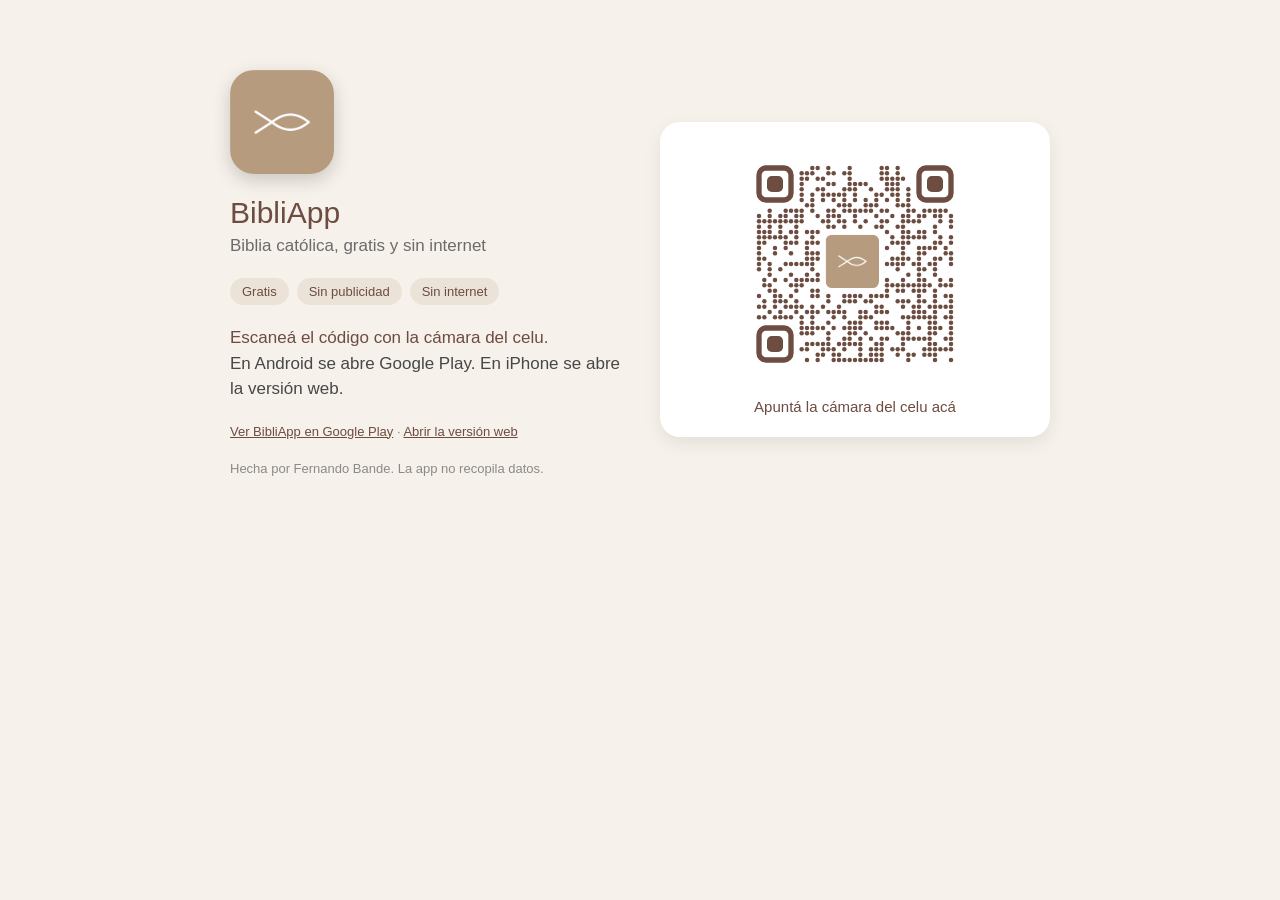
<file: index.html>
<!doctype html>
<html lang="es"><head><meta charset="utf-8">
<meta name="viewport" content="width=device-width,initial-scale=1">
<title>BibliApp · Biblia católica</title>
<meta name="description" content="BibliApp: Biblia católica, gratis y sin publicidad. Descargala en Google Play o abrila en el navegador.">
<link rel="icon" href="icono.png"><link rel="apple-touch-icon" href="icono.png">
<style>
:root{--m:#6d4c41;--a:#b69b7e;--bg:#f6f1eb;--tx:#474747}
*{box-sizing:border-box}body{margin:0;font-family:Roboto,"Segoe UI",Arial,sans-serif;background:var(--bg);color:var(--tx)}
.wrap{max-width:460px;margin:0 auto;padding:28px 20px 40px;text-align:center}
.wide .wrap{max-width:860px;display:grid;grid-template-columns:1fr 1fr;gap:40px;text-align:left;align-items:center;padding-top:70px}
.icon{width:104px;height:104px;border-radius:24px;box-shadow:0 6px 18px rgba(0,0,0,.18)}
h1{font-size:30px;font-weight:500;margin:18px 0 6px;color:var(--m)}
.sub{font-size:17px;margin:0 0 22px;color:#6b6b6b}
.btn{display:block;width:100%;padding:16px;border:0;border-radius:28px;background:var(--m);color:#fff;font-size:18px;font-weight:500;text-decoration:none}
.btn small{display:block;font-size:13px;font-weight:400;opacity:.85;margin-top:2px}
.pasos{text-align:left;background:#fff;border-radius:16px;padding:16px 18px;margin:20px 0 0;font-size:15px;line-height:1.5}
.pasos b{color:var(--m);font-weight:500}.pasos ol{margin:8px 0 0;padding-left:20px}
.chips{display:flex;flex-wrap:wrap;gap:8px;justify-content:center;margin:0 0 20px}
.chip{background:#ece3d8;border-radius:16px;padding:6px 12px;font-size:13px;color:var(--m)}
.pie{margin-top:22px;font-size:13px;color:#8a8a8a}.pie code{font-size:11px;word-break:break-all}
.qr{background:#fff;border-radius:20px;padding:22px;text-align:center;box-shadow:0 6px 18px rgba(0,0,0,.08)}
.qr img{width:240px;height:240px}.qr p{margin:10px 0 0;font-size:15px;color:var(--m)}
.wide .chips{justify-content:flex-start}.expl{font-size:17px;line-height:1.5;margin:6px 0 14px}.expl b{color:var(--m);font-weight:500}
.lnk{color:var(--m);text-decoration:underline}.oculto{display:none}
</style></head><body>
<div id="app"></div>
<script>
var PLAY='https://play.google.com/store/apps/details?id=ar.com.offline.biblia';
var ua=navigator.userAgent||'';
var esAndroid=/Android/i.test(ua);
var esIOS=/iPhone|iPad|iPod/i.test(ua)||(navigator.platform==='MacIntel'&&navigator.maxTouchPoints>1);
var chips='<div class="chips"><span class="chip">Gratis</span><span class="chip">Sin publicidad</span><span class="chip">Sin internet</span></div>';
var chipsWeb='<div class="chips"><span class="chip">Gratis</span><span class="chip">Sin publicidad</span></div>';
function cab(sub,c){return '<img class="icon" src="icono.png" alt=""><h1>BibliApp</h1><p class="sub">'+sub+'</p>'+c;}
var head=cab('Biblia católica, gratis y sin internet',chips);
var headWeb=cab('Biblia católica, gratis y sin publicidad',chipsWeb);
var pie='<p class="pie">Hecha por Fernando Bande. La app no recopila datos.</p>';
var h;
if(esAndroid){h='<div class="wrap">'+head+'<a class="btn" href="'+PLAY+'">Descargar en Google Play<small>Gratis · sin publicidad</small></a>'+pie+'</div>';setTimeout(function(){location.href=PLAY;},300);}
else if(esIOS){h='<div class="wrap">'+headWeb+'<a class="btn" href="app/">Abrir BibliApp<small>Versión web</small></a><div class="pasos"><b>Para tenerla a mano en el celu</b><ol><li>Abrí esta página en <b>Safari</b>.</li><li>Tocá el botón <b>Compartir</b> (el cuadrado con la flecha).</li><li>Elegí <b>Agregar a pantalla de inicio</b>.</li></ol></div>'+pie+'</div>';}
else{document.body.className='wide';h='<div class="wrap"><div>'+head+'<p class="expl"><b>Escaneá el código con la cámara del celu.</b><br>En Android se abre Google Play. En iPhone se abre la versión web.</p><p class="pie"><a class="lnk" href="'+PLAY+'">Ver BibliApp en Google Play</a> · <a class="lnk" href="app/">Abrir la versión web</a></p>'+pie+'</div><div class="qr"><img src="qr-pez.svg" alt="Código QR para descargar BibliApp"><p>Apuntá la cámara del celu acá</p></div></div>';}
document.getElementById('app').innerHTML=h;
</script>
<noscript><p style="text-align:center;padding:2rem">Descargá BibliApp para Android: <a href="https://play.google.com/store/apps/details?id=ar.com.offline.biblia">Google Play</a> · Versión web: <a href="app/">abrir</a></p></noscript>
</body></html>
</file>
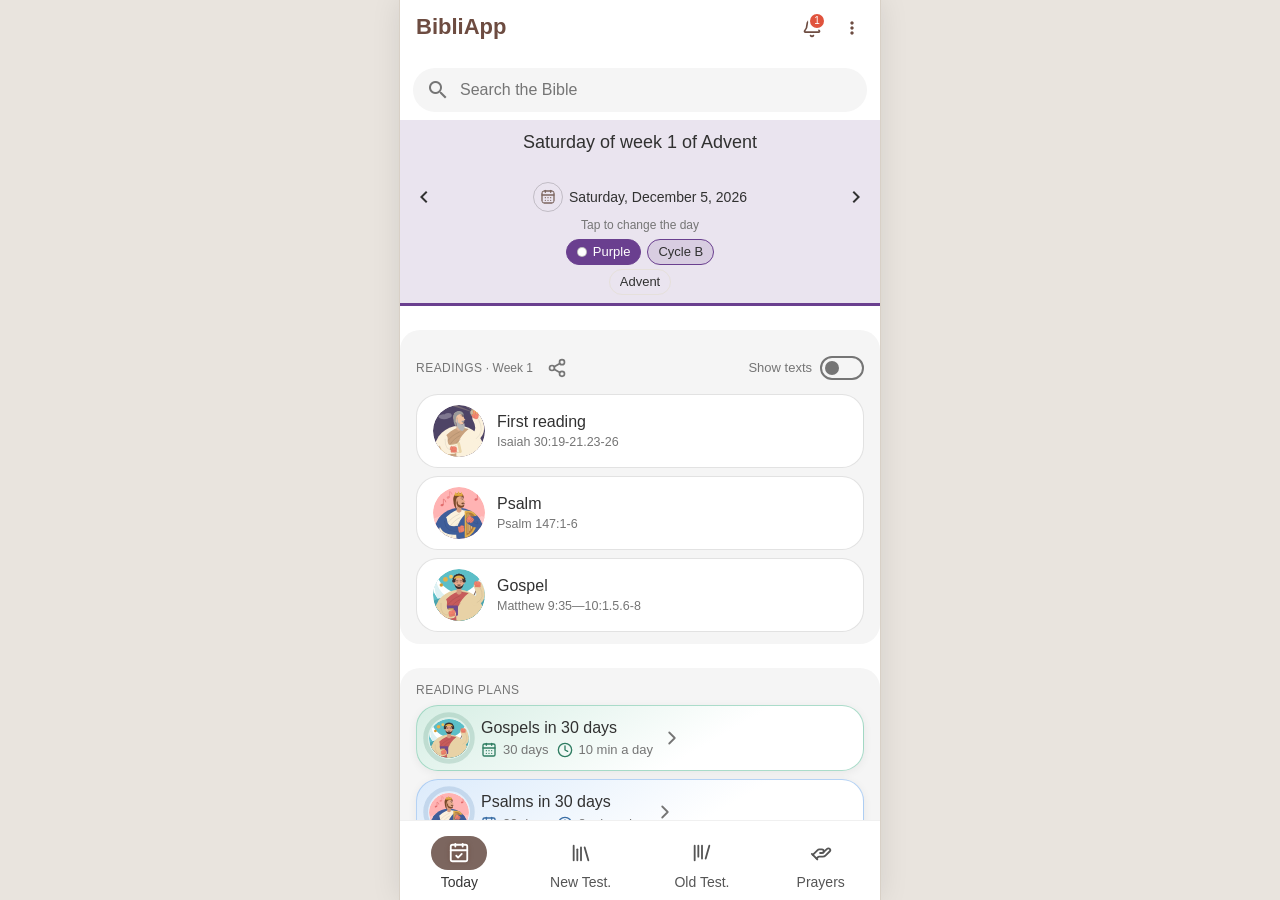
<file: app/index.html>
<!doctype html>
<html lang="es">
  <head>
    <meta charset="UTF-8" />
    <meta name="viewport" content="user-scalable=no, initial-scale=1, maximum-scale=1, minimum-scale=1, width=device-width" />
    <meta name="theme-color" content="#303f9f" />
    <script>
      // Aplica el tema y el tamaño de letra guardados ANTES de pintar (sin parpadeo). Misma lógica que src/app/tema.ts.
      (function () {
        var r = document.documentElement;
        var t = 'claro';
        var z = '2';
        try {
          var gt = localStorage.getItem('ajustes.tema');
          if (gt === 'claro' || gt === 'sepia' || gt === 'oscuro' || gt === 'auto') t = gt;
          var gz = localStorage.getItem('ajustes.tamano');
          if (/^[1-7]$/.test(gz)) z = gz;
        } catch (e) {}
        if (t === 'auto') t = window.matchMedia && window.matchMedia('(prefers-color-scheme: dark)').matches ? 'oscuro' : 'claro';
        r.setAttribute('data-tema', t);
        r.style.setProperty('--tam-lectura', String({ 1: 0.75, 2: 0.85, 3: 1, 4: 1.17, 5: 1.35, 6: 1.6, 7: 1.85 }[z]));
        // Color de fondo provisorio hasta que cargue la hoja de estilos (AjustesProvider lo quita).
        r.style.backgroundColor = { claro: '#e9e4de', sepia: '#e4d9bf', oscuro: '#0f0d0c' }[t];
        var m = document.querySelector('meta[name="theme-color"]');
        if (m) m.setAttribute('content', { claro: '#ffffff', sepia: '#6d4c41', oscuro: '#3a2e2a' }[t]);
      })();
    </script>
    <title>Biblia Católica Offline</title>
    <link rel="icon" href="data:," />
    <script type="module" crossorigin src="./assets/index-DEX44yDs.js"></script>
    <link rel="stylesheet" crossorigin href="./assets/index-BZR39VUV.css">
  </head>
  <body>
    <div id="root"></div>
  </body>
</html>
</file>
<file: app/assets/index-BZR39VUV.css>
@font-face{font-family:Material Icons;font-style:normal;font-weight:400;font-display:block;src:url(./material-icons-peAUziEw.woff2)format("woff2")}.material-icons{letter-spacing:normal;text-transform:none;white-space:nowrap;word-wrap:normal;-webkit-font-feature-settings:"liga";-webkit-font-smoothing:antialiased;direction:ltr;font-family:Material Icons;font-size:24px;font-style:normal;font-weight:400;line-height:1;display:inline-block}.materialize-red{background-color:#e51c23!important}.materialize-red-text{color:#e51c23!important}.materialize-red.lighten-5{background-color:#fdeaeb!important}.materialize-red-text.text-lighten-5{color:#fdeaeb!important}.materialize-red.lighten-4{background-color:#f8c1c3!important}.materialize-red-text.text-lighten-4{color:#f8c1c3!important}.materialize-red.lighten-3{background-color:#f3989b!important}.materialize-red-text.text-lighten-3{color:#f3989b!important}.materialize-red.lighten-2{background-color:#ee6e73!important}.materialize-red-text.text-lighten-2{color:#ee6e73!important}.materialize-red.lighten-1{background-color:#ea454b!important}.materialize-red-text.text-lighten-1{color:#ea454b!important}.materialize-red.darken-1{background-color:#d0181e!important}.materialize-red-text.text-darken-1{color:#d0181e!important}.materialize-red.darken-2{background-color:#b9151b!important}.materialize-red-text.text-darken-2{color:#b9151b!important}.materialize-red.darken-3{background-color:#a21318!important}.materialize-red-text.text-darken-3{color:#a21318!important}.materialize-red.darken-4{background-color:#8b1014!important}.materialize-red-text.text-darken-4{color:#8b1014!important}.red{background-color:#f44336!important}.red-text{color:#f44336!important}.red.lighten-5{background-color:#ffebee!important}.red-text.text-lighten-5{color:#ffebee!important}.red.lighten-4{background-color:#ffcdd2!important}.red-text.text-lighten-4{color:#ffcdd2!important}.red.lighten-3{background-color:#ef9a9a!important}.red-text.text-lighten-3{color:#ef9a9a!important}.red.lighten-2{background-color:#e57373!important}.red-text.text-lighten-2{color:#e57373!important}.red.lighten-1{background-color:#ef5350!important}.red-text.text-lighten-1{color:#ef5350!important}.red.darken-1{background-color:#e53935!important}.red-text.text-darken-1{color:#e53935!important}.red.darken-2{background-color:#d32f2f!important}.red-text.text-darken-2{color:#d32f2f!important}.red.darken-3{background-color:#c62828!important}.red-text.text-darken-3{color:#c62828!important}.red.darken-4{background-color:#b71c1c!important}.red-text.text-darken-4{color:#b71c1c!important}.red.accent-1{background-color:#ff8a80!important}.red-text.text-accent-1{color:#ff8a80!important}.red.accent-2{background-color:#ff5252!important}.red-text.text-accent-2{color:#ff5252!important}.red.accent-3{background-color:#ff1744!important}.red-text.text-accent-3{color:#ff1744!important}.red.accent-4{background-color:#d50000!important}.red-text.text-accent-4{color:#d50000!important}.pink{background-color:#e91e63!important}.pink-text{color:#e91e63!important}.pink.lighten-5{background-color:#fce4ec!important}.pink-text.text-lighten-5{color:#fce4ec!important}.pink.lighten-4{background-color:#f8bbd0!important}.pink-text.text-lighten-4{color:#f8bbd0!important}.pink.lighten-3{background-color:#f48fb1!important}.pink-text.text-lighten-3{color:#f48fb1!important}.pink.lighten-2{background-color:#f06292!important}.pink-text.text-lighten-2{color:#f06292!important}.pink.lighten-1{background-color:#ec407a!important}.pink-text.text-lighten-1{color:#ec407a!important}.pink.darken-1{background-color:#d81b60!important}.pink-text.text-darken-1{color:#d81b60!important}.pink.darken-2{background-color:#c2185b!important}.pink-text.text-darken-2{color:#c2185b!important}.pink.darken-3{background-color:#ad1457!important}.pink-text.text-darken-3{color:#ad1457!important}.pink.darken-4{background-color:#880e4f!important}.pink-text.text-darken-4{color:#880e4f!important}.pink.accent-1{background-color:#ff80ab!important}.pink-text.text-accent-1{color:#ff80ab!important}.pink.accent-2{background-color:#ff4081!important}.pink-text.text-accent-2{color:#ff4081!important}.pink.accent-3{background-color:#f50057!important}.pink-text.text-accent-3{color:#f50057!important}.pink.accent-4{background-color:#c51162!important}.pink-text.text-accent-4{color:#c51162!important}.purple{background-color:#9c27b0!important}.purple-text{color:#9c27b0!important}.purple.lighten-5{background-color:#f3e5f5!important}.purple-text.text-lighten-5{color:#f3e5f5!important}.purple.lighten-4{background-color:#e1bee7!important}.purple-text.text-lighten-4{color:#e1bee7!important}.purple.lighten-3{background-color:#ce93d8!important}.purple-text.text-lighten-3{color:#ce93d8!important}.purple.lighten-2{background-color:#ba68c8!important}.purple-text.text-lighten-2{color:#ba68c8!important}.purple.lighten-1{background-color:#ab47bc!important}.purple-text.text-lighten-1{color:#ab47bc!important}.purple.darken-1{background-color:#8e24aa!important}.purple-text.text-darken-1{color:#8e24aa!important}.purple.darken-2{background-color:#7b1fa2!important}.purple-text.text-darken-2{color:#7b1fa2!important}.purple.darken-3{background-color:#6a1b9a!important}.purple-text.text-darken-3{color:#6a1b9a!important}.purple.darken-4{background-color:#4a148c!important}.purple-text.text-darken-4{color:#4a148c!important}.purple.accent-1{background-color:#ea80fc!important}.purple-text.text-accent-1{color:#ea80fc!important}.purple.accent-2{background-color:#e040fb!important}.purple-text.text-accent-2{color:#e040fb!important}.purple.accent-3{background-color:#d500f9!important}.purple-text.text-accent-3{color:#d500f9!important}.purple.accent-4{background-color:#a0f!important}.purple-text.text-accent-4{color:#a0f!important}.deep-purple{background-color:#673ab7!important}.deep-purple-text{color:#673ab7!important}.deep-purple.lighten-5{background-color:#ede7f6!important}.deep-purple-text.text-lighten-5{color:#ede7f6!important}.deep-purple.lighten-4{background-color:#d1c4e9!important}.deep-purple-text.text-lighten-4{color:#d1c4e9!important}.deep-purple.lighten-3{background-color:#b39ddb!important}.deep-purple-text.text-lighten-3{color:#b39ddb!important}.deep-purple.lighten-2{background-color:#9575cd!important}.deep-purple-text.text-lighten-2{color:#9575cd!important}.deep-purple.lighten-1{background-color:#7e57c2!important}.deep-purple-text.text-lighten-1{color:#7e57c2!important}.deep-purple.darken-1{background-color:#5e35b1!important}.deep-purple-text.text-darken-1{color:#5e35b1!important}.deep-purple.darken-2{background-color:#512da8!important}.deep-purple-text.text-darken-2{color:#512da8!important}.deep-purple.darken-3{background-color:#4527a0!important}.deep-purple-text.text-darken-3{color:#4527a0!important}.deep-purple.darken-4{background-color:#311b92!important}.deep-purple-text.text-darken-4{color:#311b92!important}.deep-purple.accent-1{background-color:#b388ff!important}.deep-purple-text.text-accent-1{color:#b388ff!important}.deep-purple.accent-2{background-color:#7c4dff!important}.deep-purple-text.text-accent-2{color:#7c4dff!important}.deep-purple.accent-3{background-color:#651fff!important}.deep-purple-text.text-accent-3{color:#651fff!important}.deep-purple.accent-4{background-color:#6200ea!important}.deep-purple-text.text-accent-4{color:#6200ea!important}.indigo{background-color:#3f51b5!important}.indigo-text{color:#3f51b5!important}.indigo.lighten-5{background-color:#e8eaf6!important}.indigo-text.text-lighten-5{color:#e8eaf6!important}.indigo.lighten-4{background-color:#c5cae9!important}.indigo-text.text-lighten-4{color:#c5cae9!important}.indigo.lighten-3{background-color:#9fa8da!important}.indigo-text.text-lighten-3{color:#9fa8da!important}.indigo.lighten-2{background-color:#7986cb!important}.indigo-text.text-lighten-2{color:#7986cb!important}.indigo.lighten-1{background-color:#5c6bc0!important}.indigo-text.text-lighten-1{color:#5c6bc0!important}.indigo.darken-1{background-color:#3949ab!important}.indigo-text.text-darken-1{color:#3949ab!important}.indigo.darken-2{background-color:#303f9f!important}.indigo-text.text-darken-2{color:#303f9f!important}.indigo.darken-3{background-color:#283593!important}.indigo-text.text-darken-3{color:#283593!important}.indigo.darken-4{background-color:#1a237e!important}.indigo-text.text-darken-4{color:#1a237e!important}.indigo.accent-1{background-color:#8c9eff!important}.indigo-text.text-accent-1{color:#8c9eff!important}.indigo.accent-2{background-color:#536dfe!important}.indigo-text.text-accent-2{color:#536dfe!important}.indigo.accent-3{background-color:#3d5afe!important}.indigo-text.text-accent-3{color:#3d5afe!important}.indigo.accent-4{background-color:#304ffe!important}.indigo-text.text-accent-4{color:#304ffe!important}.blue{background-color:#2196f3!important}.blue-text{color:#2196f3!important}.blue.lighten-5{background-color:#e3f2fd!important}.blue-text.text-lighten-5{color:#e3f2fd!important}.blue.lighten-4{background-color:#bbdefb!important}.blue-text.text-lighten-4{color:#bbdefb!important}.blue.lighten-3{background-color:#90caf9!important}.blue-text.text-lighten-3{color:#90caf9!important}.blue.lighten-2{background-color:#64b5f6!important}.blue-text.text-lighten-2{color:#64b5f6!important}.blue.lighten-1{background-color:#42a5f5!important}.blue-text.text-lighten-1{color:#42a5f5!important}.blue.darken-1{background-color:#1e88e5!important}.blue-text.text-darken-1{color:#1e88e5!important}.blue.darken-2{background-color:#1976d2!important}.blue-text.text-darken-2{color:#1976d2!important}.blue.darken-3{background-color:#1565c0!important}.blue-text.text-darken-3{color:#1565c0!important}.blue.darken-4{background-color:#0d47a1!important}.blue-text.text-darken-4{color:#0d47a1!important}.blue.accent-1{background-color:#82b1ff!important}.blue-text.text-accent-1{color:#82b1ff!important}.blue.accent-2{background-color:#448aff!important}.blue-text.text-accent-2{color:#448aff!important}.blue.accent-3{background-color:#2979ff!important}.blue-text.text-accent-3{color:#2979ff!important}.blue.accent-4{background-color:#2962ff!important}.blue-text.text-accent-4{color:#2962ff!important}.light-blue{background-color:#03a9f4!important}.light-blue-text{color:#03a9f4!important}.light-blue.lighten-5{background-color:#e1f5fe!important}.light-blue-text.text-lighten-5{color:#e1f5fe!important}.light-blue.lighten-4{background-color:#b3e5fc!important}.light-blue-text.text-lighten-4{color:#b3e5fc!important}.light-blue.lighten-3{background-color:#81d4fa!important}.light-blue-text.text-lighten-3{color:#81d4fa!important}.light-blue.lighten-2{background-color:#4fc3f7!important}.light-blue-text.text-lighten-2{color:#4fc3f7!important}.light-blue.lighten-1{background-color:#b69b7e!important}.light-blue-text.text-lighten-1{color:#b69b7e!important}.light-blue.darken-1{background-color:#039be5!important}.light-blue-text.text-darken-1{color:#039be5!important}.light-blue.darken-2{background-color:#0288d1!important}.light-blue-text.text-darken-2{color:#0288d1!important}.light-blue.darken-3{background-color:#0277bd!important}.light-blue-text.text-darken-3{color:#0277bd!important}.light-blue.darken-4{background-color:#01579b!important}.light-blue-text.text-darken-4{color:#01579b!important}.light-blue.accent-1{background-color:#80d8ff!important}.light-blue-text.text-accent-1{color:#80d8ff!important}.light-blue.accent-2{background-color:#40c4ff!important}.light-blue-text.text-accent-2{color:#40c4ff!important}.light-blue.accent-3{background-color:#00b0ff!important}.light-blue-text.text-accent-3{color:#00b0ff!important}.light-blue.accent-4{background-color:#0091ea!important}.light-blue-text.text-accent-4{color:#0091ea!important}.cyan{background-color:#00bcd4!important}.cyan-text{color:#00bcd4!important}.cyan.lighten-5{background-color:#e0f7fa!important}.cyan-text.text-lighten-5{color:#e0f7fa!important}.cyan.lighten-4{background-color:#b2ebf2!important}.cyan-text.text-lighten-4{color:#b2ebf2!important}.cyan.lighten-3{background-color:#80deea!important}.cyan-text.text-lighten-3{color:#80deea!important}.cyan.lighten-2{background-color:#4dd0e1!important}.cyan-text.text-lighten-2{color:#4dd0e1!important}.cyan.lighten-1{background-color:#26c6da!important}.cyan-text.text-lighten-1{color:#26c6da!important}.cyan.darken-1{background-color:#00acc1!important}.cyan-text.text-darken-1{color:#00acc1!important}.cyan.darken-2{background-color:#0097a7!important}.cyan-text.text-darken-2{color:#0097a7!important}.cyan.darken-3{background-color:#00838f!important}.cyan-text.text-darken-3{color:#00838f!important}.cyan.darken-4{background-color:#006064!important}.cyan-text.text-darken-4{color:#006064!important}.cyan.accent-1{background-color:#84ffff!important}.cyan-text.text-accent-1{color:#84ffff!important}.cyan.accent-2{background-color:#18ffff!important}.cyan-text.text-accent-2{color:#18ffff!important}.cyan.accent-3{background-color:#00e5ff!important}.cyan-text.text-accent-3{color:#00e5ff!important}.cyan.accent-4{background-color:#00b8d4!important}.cyan-text.text-accent-4{color:#00b8d4!important}.teal{background-color:#009688!important}.teal-text{color:#009688!important}.teal.lighten-5{background-color:#e0f2f1!important}.teal-text.text-lighten-5{color:#e0f2f1!important}.teal.lighten-4{background-color:#b2dfdb!important}.teal-text.text-lighten-4{color:#b2dfdb!important}.teal.lighten-3{background-color:#80cbc4!important}.teal-text.text-lighten-3{color:#80cbc4!important}.teal.lighten-2{background-color:#4db6ac!important}.teal-text.text-lighten-2{color:#4db6ac!important}.teal.lighten-1{background-color:#b69b7e!important}.teal-text.text-lighten-1{color:#b69b7e!important}.teal.darken-1{background-color:#00897b!important}.teal-text.text-darken-1{color:#00897b!important}.teal.darken-2{background-color:#00796b!important}.teal-text.text-darken-2{color:#00796b!important}.teal.darken-3{background-color:#00695c!important}.teal-text.text-darken-3{color:#00695c!important}.teal.darken-4{background-color:#004d40!important}.teal-text.text-darken-4{color:#004d40!important}.teal.accent-1{background-color:#a7ffeb!important}.teal-text.text-accent-1{color:#a7ffeb!important}.teal.accent-2{background-color:#64ffda!important}.teal-text.text-accent-2{color:#64ffda!important}.teal.accent-3{background-color:#1de9b6!important}.teal-text.text-accent-3{color:#1de9b6!important}.teal.accent-4{background-color:#00bfa5!important}.teal-text.text-accent-4{color:#00bfa5!important}.green{background-color:#4caf50!important}.green-text{color:#4caf50!important}.green.lighten-5{background-color:#e8f5e9!important}.green-text.text-lighten-5{color:#e8f5e9!important}.green.lighten-4{background-color:#c8e6c9!important}.green-text.text-lighten-4{color:#c8e6c9!important}.green.lighten-3{background-color:#a5d6a7!important}.green-text.text-lighten-3{color:#a5d6a7!important}.green.lighten-2{background-color:#81c784!important}.green-text.text-lighten-2{color:#81c784!important}.green.lighten-1{background-color:#66bb6a!important}.green-text.text-lighten-1{color:#66bb6a!important}.green.darken-1{background-color:#43a047!important}.green-text.text-darken-1{color:#43a047!important}.green.darken-2{background-color:#388e3c!important}.green-text.text-darken-2{color:#388e3c!important}.green.darken-3{background-color:#2e7d32!important}.green-text.text-darken-3{color:#2e7d32!important}.green.darken-4{background-color:#1b5e20!important}.green-text.text-darken-4{color:#1b5e20!important}.green.accent-1{background-color:#b9f6ca!important}.green-text.text-accent-1{color:#b9f6ca!important}.green.accent-2{background-color:#69f0ae!important}.green-text.text-accent-2{color:#69f0ae!important}.green.accent-3{background-color:#00e676!important}.green-text.text-accent-3{color:#00e676!important}.green.accent-4{background-color:#00c853!important}.green-text.text-accent-4{color:#00c853!important}.light-green{background-color:#8bc34a!important}.light-green-text{color:#8bc34a!important}.light-green.lighten-5{background-color:#f1f8e9!important}.light-green-text.text-lighten-5{color:#f1f8e9!important}.light-green.lighten-4{background-color:#dcedc8!important}.light-green-text.text-lighten-4{color:#dcedc8!important}.light-green.lighten-3{background-color:#c5e1a5!important}.light-green-text.text-lighten-3{color:#c5e1a5!important}.light-green.lighten-2{background-color:#aed581!important}.light-green-text.text-lighten-2{color:#aed581!important}.light-green.lighten-1{background-color:#9ccc65!important}.light-green-text.text-lighten-1{color:#9ccc65!important}.light-green.darken-1{background-color:#7cb342!important}.light-green-text.text-darken-1{color:#7cb342!important}.light-green.darken-2{background-color:#689f38!important}.light-green-text.text-darken-2{color:#689f38!important}.light-green.darken-3{background-color:#558b2f!important}.light-green-text.text-darken-3{color:#558b2f!important}.light-green.darken-4{background-color:#33691e!important}.light-green-text.text-darken-4{color:#33691e!important}.light-green.accent-1{background-color:#ccff90!important}.light-green-text.text-accent-1{color:#ccff90!important}.light-green.accent-2{background-color:#b2ff59!important}.light-green-text.text-accent-2{color:#b2ff59!important}.light-green.accent-3{background-color:#76ff03!important}.light-green-text.text-accent-3{color:#76ff03!important}.light-green.accent-4{background-color:#64dd17!important}.light-green-text.text-accent-4{color:#64dd17!important}.lime{background-color:#cddc39!important}.lime-text{color:#cddc39!important}.lime.lighten-5{background-color:#f9fbe7!important}.lime-text.text-lighten-5{color:#f9fbe7!important}.lime.lighten-4{background-color:#f0f4c3!important}.lime-text.text-lighten-4{color:#f0f4c3!important}.lime.lighten-3{background-color:#e6ee9c!important}.lime-text.text-lighten-3{color:#e6ee9c!important}.lime.lighten-2{background-color:#dce775!important}.lime-text.text-lighten-2{color:#dce775!important}.lime.lighten-1{background-color:#d4e157!important}.lime-text.text-lighten-1{color:#d4e157!important}.lime.darken-1{background-color:#c0ca33!important}.lime-text.text-darken-1{color:#c0ca33!important}.lime.darken-2{background-color:#afb42b!important}.lime-text.text-darken-2{color:#afb42b!important}.lime.darken-3{background-color:#9e9d24!important}.lime-text.text-darken-3{color:#9e9d24!important}.lime.darken-4{background-color:#827717!important}.lime-text.text-darken-4{color:#827717!important}.lime.accent-1{background-color:#f4ff81!important}.lime-text.text-accent-1{color:#f4ff81!important}.lime.accent-2{background-color:#eeff41!important}.lime-text.text-accent-2{color:#eeff41!important}.lime.accent-3{background-color:#c6ff00!important}.lime-text.text-accent-3{color:#c6ff00!important}.lime.accent-4{background-color:#aeea00!important}.lime-text.text-accent-4{color:#aeea00!important}.yellow{background-color:#ffeb3b!important}.yellow-text{color:#ffeb3b!important}.yellow.lighten-5{background-color:#fffde7!important}.yellow-text.text-lighten-5{color:#fffde7!important}.yellow.lighten-4{background-color:#fff9c4!important}.yellow-text.text-lighten-4{color:#fff9c4!important}.yellow.lighten-3{background-color:#fff59d!important}.yellow-text.text-lighten-3{color:#fff59d!important}.yellow.lighten-2{background-color:#fff176!important}.yellow-text.text-lighten-2{color:#fff176!important}.yellow.lighten-1{background-color:#ffee58!important}.yellow-text.text-lighten-1{color:#ffee58!important}.yellow.darken-1{background-color:#fdd835!important}.yellow-text.text-darken-1{color:#fdd835!important}.yellow.darken-2{background-color:#fbc02d!important}.yellow-text.text-darken-2{color:#fbc02d!important}.yellow.darken-3{background-color:#f9a825!important}.yellow-text.text-darken-3{color:#f9a825!important}.yellow.darken-4{background-color:#f57f17!important}.yellow-text.text-darken-4{color:#f57f17!important}.yellow.accent-1{background-color:#ffff8d!important}.yellow-text.text-accent-1{color:#ffff8d!important}.yellow.accent-2{background-color:#ff0!important}.yellow-text.text-accent-2{color:#ff0!important}.yellow.accent-3{background-color:#ffea00!important}.yellow-text.text-accent-3{color:#ffea00!important}.yellow.accent-4{background-color:#ffd600!important}.yellow-text.text-accent-4{color:#ffd600!important}.amber{background-color:#ffc107!important}.amber-text{color:#ffc107!important}.amber.lighten-5{background-color:#fff8e1!important}.amber-text.text-lighten-5{color:#fff8e1!important}.amber.lighten-4{background-color:#ffecb3!important}.amber-text.text-lighten-4{color:#ffecb3!important}.amber.lighten-3{background-color:#ffe082!important}.amber-text.text-lighten-3{color:#ffe082!important}.amber.lighten-2{background-color:#ffd54f!important}.amber-text.text-lighten-2{color:#ffd54f!important}.amber.lighten-1{background-color:#ffca28!important}.amber-text.text-lighten-1{color:#ffca28!important}.amber.darken-1{background-color:#ffb300!important}.amber-text.text-darken-1{color:#ffb300!important}.amber.darken-2{background-color:#ffa000!important}.amber-text.text-darken-2{color:#ffa000!important}.amber.darken-3{background-color:#ff8f00!important}.amber-text.text-darken-3{color:#ff8f00!important}.amber.darken-4{background-color:#ff6f00!important}.amber-text.text-darken-4{color:#ff6f00!important}.amber.accent-1{background-color:#ffe57f!important}.amber-text.text-accent-1{color:#ffe57f!important}.amber.accent-2{background-color:#ffd740!important}.amber-text.text-accent-2{color:#ffd740!important}.amber.accent-3{background-color:#ffc400!important}.amber-text.text-accent-3{color:#ffc400!important}.amber.accent-4{background-color:#ffab00!important}.amber-text.text-accent-4{color:#ffab00!important}.orange{background-color:#ff9800!important}.orange-text{color:#ff9800!important}.orange.lighten-5{background-color:#fff3e0!important}.orange-text.text-lighten-5{color:#fff3e0!important}.orange.lighten-4{background-color:#ffe0b2!important}.orange-text.text-lighten-4{color:#ffe0b2!important}.orange.lighten-3{background-color:#ffcc80!important}.orange-text.text-lighten-3{color:#ffcc80!important}.orange.lighten-2{background-color:#ffb74d!important}.orange-text.text-lighten-2{color:#ffb74d!important}.orange.lighten-1{background-color:#ffa726!important}.orange-text.text-lighten-1{color:#ffa726!important}.orange.darken-1{background-color:#fb8c00!important}.orange-text.text-darken-1{color:#fb8c00!important}.orange.darken-2{background-color:#f57c00!important}.orange-text.text-darken-2{color:#f57c00!important}.orange.darken-3{background-color:#ef6c00!important}.orange-text.text-darken-3{color:#ef6c00!important}.orange.darken-4{background-color:#e65100!important}.orange-text.text-darken-4{color:#e65100!important}.orange.accent-1{background-color:#ffd180!important}.orange-text.text-accent-1{color:#ffd180!important}.orange.accent-2{background-color:#ffab40!important}.orange-text.text-accent-2{color:#ffab40!important}.orange.accent-3{background-color:#ff9100!important}.orange-text.text-accent-3{color:#ff9100!important}.orange.accent-4{background-color:#ff6d00!important}.orange-text.text-accent-4{color:#ff6d00!important}.deep-orange{background-color:#ff5722!important}.deep-orange-text{color:#ff5722!important}.deep-orange.lighten-5{background-color:#fbe9e7!important}.deep-orange-text.text-lighten-5{color:#fbe9e7!important}.deep-orange.lighten-4{background-color:#ffccbc!important}.deep-orange-text.text-lighten-4{color:#ffccbc!important}.deep-orange.lighten-3{background-color:#ffab91!important}.deep-orange-text.text-lighten-3{color:#ffab91!important}.deep-orange.lighten-2{background-color:#ff8a65!important}.deep-orange-text.text-lighten-2{color:#ff8a65!important}.deep-orange.lighten-1{background-color:#ff7043!important}.deep-orange-text.text-lighten-1{color:#ff7043!important}.deep-orange.darken-1{background-color:#f4511e!important}.deep-orange-text.text-darken-1{color:#f4511e!important}.deep-orange.darken-2{background-color:#e64a19!important}.deep-orange-text.text-darken-2{color:#e64a19!important}.deep-orange.darken-3{background-color:#d84315!important}.deep-orange-text.text-darken-3{color:#d84315!important}.deep-orange.darken-4{background-color:#bf360c!important}.deep-orange-text.text-darken-4{color:#bf360c!important}.deep-orange.accent-1{background-color:#ff9e80!important}.deep-orange-text.text-accent-1{color:#ff9e80!important}.deep-orange.accent-2{background-color:#ff6e40!important}.deep-orange-text.text-accent-2{color:#ff6e40!important}.deep-orange.accent-3{background-color:#ff3d00!important}.deep-orange-text.text-accent-3{color:#ff3d00!important}.deep-orange.accent-4{background-color:#dd2c00!important}.deep-orange-text.text-accent-4{color:#dd2c00!important}.brown{background-color:#795548!important}.brown-text{color:#795548!important}.brown.lighten-5{background-color:#efebe9!important}.brown-text.text-lighten-5{color:#efebe9!important}.brown.lighten-4{background-color:#d7ccc8!important}.brown-text.text-lighten-4{color:#d7ccc8!important}.brown.lighten-3{background-color:#bcaaa4!important}.brown-text.text-lighten-3{color:#bcaaa4!important}.brown.lighten-2{background-color:#a1887f!important}.brown-text.text-lighten-2{color:#a1887f!important}.brown.lighten-1{background-color:#8d6e63!important}.brown-text.text-lighten-1{color:#8d6e63!important}.brown.darken-1{background-color:#6d4c41!important}.brown-text.text-darken-1{color:#6d4c41!important}.brown.darken-2{background-color:#5d4037!important}.brown-text.text-darken-2{color:#5d4037!important}.brown.darken-3{background-color:#4e342e!important}.brown-text.text-darken-3{color:#4e342e!important}.brown.darken-4{background-color:#3e2723!important}.brown-text.text-darken-4{color:#3e2723!important}.blue-grey{background-color:#607d8b!important}.blue-grey-text{color:#607d8b!important}.blue-grey.lighten-5{background-color:#eceff1!important}.blue-grey-text.text-lighten-5{color:#eceff1!important}.blue-grey.lighten-4{background-color:#cfd8dc!important}.blue-grey-text.text-lighten-4{color:#cfd8dc!important}.blue-grey.lighten-3{background-color:#b0bec5!important}.blue-grey-text.text-lighten-3{color:#b0bec5!important}.blue-grey.lighten-2{background-color:#90a4ae!important}.blue-grey-text.text-lighten-2{color:#90a4ae!important}.blue-grey.lighten-1{background-color:#78909c!important}.blue-grey-text.text-lighten-1{color:#78909c!important}.blue-grey.darken-1{background-color:#546e7a!important}.blue-grey-text.text-darken-1{color:#546e7a!important}.blue-grey.darken-2{background-color:#455a64!important}.blue-grey-text.text-darken-2{color:#455a64!important}.blue-grey.darken-3{background-color:#37474f!important}.blue-grey-text.text-darken-3{color:#37474f!important}.blue-grey.darken-4{background-color:#263238!important}.blue-grey-text.text-darken-4{color:#263238!important}.grey{background-color:#9e9e9e!important}.grey-text{color:#9e9e9e!important}.grey.lighten-5{background-color:#fafafa!important}.grey-text.text-lighten-5{color:#fafafa!important}.grey.lighten-4{background-color:#f5f5f5!important}.grey-text.text-lighten-4{color:#f5f5f5!important}.grey.lighten-3{background-color:#eee!important}.grey-text.text-lighten-3{color:#eee!important}.grey.lighten-2{background-color:#e0e0e0!important}.grey-text.text-lighten-2{color:#e0e0e0!important}.grey.lighten-1{background-color:#bdbdbd!important}.grey-text.text-lighten-1{color:#bdbdbd!important}.grey.darken-1{background-color:#757575!important}.grey-text.text-darken-1{color:#757575!important}.grey.darken-2{background-color:#616161!important}.grey-text.text-darken-2{color:#616161!important}.grey.darken-3{background-color:#424242!important}.grey-text.text-darken-3{color:#424242!important}.grey.darken-4{background-color:#212121!important}.grey-text.text-darken-4{color:#212121!important}.black{background-color:#000!important}.black-text{color:#000!important}.white{background-color:#fff!important}.white-text{color:#fff!important}.transparent{background-color:#0000!important}.transparent-text{color:#0000!important}html{-webkit-text-size-adjust:100%;-ms-text-size-adjust:100%;line-height:1.15}body{margin:0}article,aside,footer,header,nav,section{display:block}h1{margin:.67em 0;font-size:2em}figcaption,figure,main{display:block}figure{margin:1em 40px}hr{box-sizing:content-box;height:0;overflow:visible}pre{font-family:monospace;font-size:1em}a{-webkit-text-decoration-skip:objects;background-color:#0000}abbr[title]{text-decoration:underline;border-bottom:none;-webkit-text-decoration:underline dotted;text-decoration:underline dotted}b,strong{font-weight:inherit;font-weight:500}code,kbd,samp{font-family:monospace;font-size:1em}dfn{font-style:italic}mark{color:#000;background-color:#ff0}sub,sup{vertical-align:baseline;font-size:75%;line-height:0;position:relative}sub{bottom:-.25em}sup{top:-.5em}audio,video{display:inline-block}audio:not([controls]){height:0;display:none}img{border-style:none}svg:not(:root){overflow:hidden}button,input,optgroup,select,textarea{margin:0;font-family:sans-serif;font-size:100%;line-height:1.15}button,input{overflow:visible}button,select{text-transform:none}button,html [type=button],[type=reset],[type=submit]{-webkit-appearance:button}button::-moz-focus-inner{border-style:none;padding:0}[type=button]::-moz-focus-inner{border-style:none;padding:0}[type=reset]::-moz-focus-inner{border-style:none;padding:0}[type=submit]::-moz-focus-inner{border-style:none;padding:0}button:-moz-focusring{outline:1px dotted buttontext}[type=button]:-moz-focusring{outline:1px dotted buttontext}[type=reset]:-moz-focusring{outline:1px dotted buttontext}[type=submit]:-moz-focusring{outline:1px dotted buttontext}fieldset{padding:.35em .75em .625em}legend{box-sizing:border-box;color:inherit;white-space:normal;max-width:100%;padding:0;display:table}progress{vertical-align:baseline;display:inline-block}textarea{overflow:auto}[type=checkbox],[type=radio]{box-sizing:border-box;padding:0}[type=number]::-webkit-inner-spin-button{height:auto}[type=number]::-webkit-outer-spin-button{height:auto}[type=search]{-webkit-appearance:textfield;outline-offset:-2px}[type=search]::-webkit-search-cancel-button{-webkit-appearance:none}[type=search]::-webkit-search-decoration{-webkit-appearance:none}::-webkit-file-upload-button{-webkit-appearance:button;font:inherit}details,menu{display:block}summary{display:list-item}canvas{display:inline-block}template,[hidden]{display:none}html{box-sizing:border-box}*,:before,:after{-webkit-box-sizing:inherit;box-sizing:inherit}button,input,optgroup,select,textarea{font-family:-apple-system,BlinkMacSystemFont,Segoe UI,Roboto,Oxygen-Sans,Ubuntu,Cantarell,Helvetica Neue,sans-serif}ul:not(.browser-default){padding-left:0;list-style-type:none}ul:not(.browser-default)>li{list-style-type:none}a{color:#039be5;-webkit-tap-highlight-color:transparent;text-decoration:none}.valign-wrapper{align-items:center;display:flex}.clearfix{clear:both}.z-depth-0{-webkit-box-shadow:none!important;box-shadow:none!important}.z-depth-1,nav,.card-panel,.card,.toast,.btn,.btn-large,.btn-small,.btn-floating,.dropdown-content,.collapsible,.sidenav{box-shadow:0 2px 2px #00000024,0 3px 1px -2px #0000001f,0 1px 5px #0003}.z-depth-1-half,.btn:hover,.btn-large:hover,.btn-small:hover,.btn-floating:hover{box-shadow:0 3px 3px #00000024,0 1px 7px #0000001f,0 3px 1px -1px #0003}.z-depth-2{box-shadow:0 4px 5px #00000024,0 1px 10px #0000001f,0 2px 4px -1px #0000004d}.z-depth-3{box-shadow:0 8px 17px 2px #00000024,0 3px 14px 2px #0000001f,0 5px 5px -3px #0003}.z-depth-4{box-shadow:0 16px 24px 2px #00000024,0 6px 30px 5px #0000001f,0 8px 10px -7px #0003}.z-depth-5,.modal{box-shadow:0 24px 38px 3px #00000024,0 9px 46px 8px #0000001f,0 11px 15px -7px #0003}.hoverable{transition:box-shadow .25s}.hoverable:hover{box-shadow:0 8px 17px #0003,0 6px 20px #00000030}.divider{background-color:#e0e0e0;height:1px;overflow:hidden}blockquote{border-left:5px solid #ee6e73;margin:20px 0;padding-left:1.5rem}i{line-height:inherit}i.left{float:left;margin-right:15px}i.right{float:right;margin-left:15px}i.tiny{font-size:1rem}i.small{font-size:2rem}i.medium{font-size:4rem}i.large{font-size:6rem}img.responsive-img,video.responsive-video{max-width:100%;height:auto}.pagination li{text-align:center;vertical-align:top;border-radius:2px;height:30px;display:inline-block}.pagination li a{color:#444;padding:0 10px;font-size:1.2rem;line-height:30px;display:inline-block}.pagination li.active a{color:#fff}.pagination li.active{background-color:#ee6e73}.pagination li.disabled a{cursor:default;color:#999}.pagination li i{font-size:2rem}.pagination li.pages ul li{float:none;display:inline-block}@media only screen and (width<=992px){.pagination{width:100%}.pagination li.prev,.pagination li.next{width:10%}.pagination li.pages{white-space:nowrap;width:80%;overflow:hidden}}.breadcrumb{color:#ffffffb3;font-size:18px}.breadcrumb i,.breadcrumb [class^=mdi-],.breadcrumb [class*=mdi-],.breadcrumb i.material-icons{float:left;font-size:24px;display:inline-block}.breadcrumb:before{content:"";color:#ffffffb3;vertical-align:top;-webkit-font-smoothing:antialiased;margin:0 10px 0 8px;font-family:Material Icons;font-size:25px;font-style:normal;font-weight:400;display:inline-block}.breadcrumb:first-child:before{display:none}.breadcrumb:last-child{color:#fff}.parallax-container{height:500px;position:relative;overflow:hidden}.parallax-container .parallax{z-index:-1;position:absolute;inset:0}.parallax-container .parallax img{opacity:0;min-width:100%;min-height:100%;position:absolute;bottom:0;left:50%;transform:translate(-50%)}.pin-top,.pin-bottom{position:relative}.pinned{position:fixed!important}ul.staggered-list li{opacity:0}.fade-in{opacity:0;transform-origin:0}@media only screen and (width<=600px){.hide-on-small-only,.hide-on-small-and-down{display:none!important}}@media only screen and (width<=992px){.hide-on-med-and-down{display:none!important}}@media only screen and (width>=601px){.hide-on-med-and-up{display:none!important}}@media only screen and (width>=600px) and (width<=992px){.hide-on-med-only{display:none!important}}@media only screen and (width>=993px){.hide-on-large-only{display:none!important}}@media only screen and (width>=1201px){.hide-on-extra-large-only{display:none!important}.show-on-extra-large{display:block!important}}@media only screen and (width>=993px){.show-on-large{display:block!important}}@media only screen and (width>=600px) and (width<=992px){.show-on-medium{display:block!important}}@media only screen and (width<=600px){.show-on-small{display:block!important}}@media only screen and (width>=601px){.show-on-medium-and-up{display:block!important}}@media only screen and (width<=992px){.show-on-medium-and-down{display:block!important}}@media only screen and (width<=600px){.center-on-small-only{text-align:center}}.page-footer{color:#fff;background-color:#ee6e73;padding-top:20px}.page-footer .footer-copyright{color:#fffc;background-color:#33333314;justify-content:space-between;align-items:center;min-height:50px;padding:10px 0;display:flex;overflow:hidden}table,th,td{border:none}table{border-collapse:collapse;border-spacing:0;width:100%;display:table}table.striped tr{border-bottom:none}table.striped>tbody>tr:nth-child(odd){background-color:#f2f2f280}table.striped>tbody>tr>td{border-radius:0}table.highlight>tbody>tr{transition:background-color .25s}table.highlight>tbody>tr:hover{background-color:#f2f2f280}table.centered thead tr th,table.centered tbody tr td{text-align:center}tr{border-bottom:1px solid #0000001f}td,th{text-align:left;vertical-align:middle;border-radius:2px;padding:15px 5px;display:table-cell}@media only screen and (width<=992px){table.responsive-table{border-collapse:collapse;border-spacing:0;width:100%;display:block;position:relative}table.responsive-table td:empty:before{content:" "}table.responsive-table th,table.responsive-table td{vertical-align:top;margin:0}table.responsive-table th{text-align:left}table.responsive-table thead{float:left;display:block}table.responsive-table thead tr{padding:0 10px 0 0;display:block}table.responsive-table thead tr th:before{content:" "}table.responsive-table tbody{white-space:nowrap;width:auto;display:block;position:relative;overflow-x:auto}table.responsive-table tbody tr{vertical-align:top;display:inline-block}table.responsive-table th{text-align:right;display:block}table.responsive-table td{text-align:left;min-height:1.25em;display:block}table.responsive-table tr{border-bottom:none;padding:0 10px}table.responsive-table thead{border:0;border-right:1px solid #0000001f}}.collection{border:1px solid #e0e0e0;border-radius:2px;margin:.5rem 0 1rem;position:relative;overflow:hidden}.collection .collection-item{background-color:#fff;border-bottom:1px solid #e0e0e0;margin:0;padding:10px 20px;line-height:1.5rem}.collection .collection-item.avatar{min-height:84px;padding-left:72px;position:relative}.collection .collection-item.avatar:not(.circle-clipper)>.circle,.collection .collection-item.avatar :not(.circle-clipper)>.circle{vertical-align:middle;width:42px;height:42px;display:inline-block;position:absolute;left:15px;overflow:hidden}.collection .collection-item.avatar i.circle{color:#fff;text-align:center;background-color:#999;font-size:18px;line-height:42px}.collection .collection-item.avatar .title{font-size:16px}.collection .collection-item.avatar p{margin:0}.collection .collection-item.avatar .secondary-content{position:absolute;top:16px;right:16px}.collection .collection-item:last-child{border-bottom:none}.collection .collection-item.active{color:#eafaf9;background-color:#b69b7e}.collection .collection-item.active .secondary-content{color:#fff}.collection a.collection-item{color:#b69b7e;transition:all .25s;display:block}.collection a.collection-item:not(.active):hover{background-color:#ddd}.collection.with-header .collection-header{background-color:#fff;border-bottom:1px solid #e0e0e0;padding:10px 20px}.collection.with-header .collection-item{padding-left:30px}.collection.with-header .collection-item.avatar{padding-left:72px}.secondary-content{float:right;color:#b69b7e}.collapsible .collection{border:none;margin:0}.video-container{height:0;padding-bottom:56.25%;position:relative;overflow:hidden}.video-container iframe,.video-container object,.video-container embed{width:100%;height:100%;position:absolute;top:0;left:0}.progress{background-color:#acece6;border-radius:2px;width:100%;height:4px;margin:.5rem 0 1rem;display:block;position:relative;overflow:hidden}.progress .determinate{background-color:#b69b7e;transition:width .3s linear;position:absolute;top:0;bottom:0;left:0}.progress .indeterminate{background-color:#b69b7e}.progress .indeterminate:before{content:"";background-color:inherit;will-change:left, right;animation:2.1s cubic-bezier(.65,.815,.735,.395) infinite indeterminate;position:absolute;top:0;bottom:0;left:0}.progress .indeterminate:after{content:"";background-color:inherit;will-change:left, right;animation:2.1s cubic-bezier(.165,.84,.44,1) 1.15s infinite indeterminate-short;position:absolute;top:0;bottom:0;left:0}@keyframes indeterminate{0%{left:-35%;right:100%}60%{left:100%;right:-90%}to{left:100%;right:-90%}}@keyframes indeterminate-short{0%{left:-200%;right:100%}60%{left:107%;right:-8%}to{left:107%;right:-8%}}.hide{display:none!important}.left-align{text-align:left}.right-align{text-align:right}.center,.center-align{text-align:center}.left{float:left!important}.right{float:right!important}.no-select,input[type=range],input[type=range]+.thumb{-webkit-user-select:none;user-select:none}.circle{border-radius:50%}.center-block{margin-left:auto;margin-right:auto;display:block}.truncate{white-space:nowrap;text-overflow:ellipsis;display:block;overflow:hidden}.no-padding{padding:0!important}span.badge{text-align:center;color:#757575;float:right;box-sizing:border-box;min-width:3rem;height:22px;margin-left:14px;padding:0 6px;font-size:1rem;line-height:22px}span.badge.new{color:#fff;background-color:#b69b7e;border-radius:2px;font-size:.8rem;font-weight:300}span.badge.new:after{content:" new"}span.badge[data-badge-caption]:after{content:" " attr(data-badge-caption)}nav ul a span.badge{float:none;-webkit-font-smoothing:auto;height:22px;margin-left:4px;line-height:22px;display:inline-block}.collection-item span.badge{margin-top:calc(.75rem - 11px)}.collapsible span.badge{margin-left:auto}.sidenav span.badge{margin-top:13px}table span.badge{float:none;margin-left:auto;display:inline-block}.material-icons{text-rendering:optimizelegibility;-webkit-font-feature-settings:"liga";-moz-font-feature-settings:"liga";font-feature-settings:"liga"}.container{width:90%;max-width:1280px;margin:0 auto}@media only screen and (width>=601px){.container{width:85%}}@media only screen and (width>=993px){.container{width:70%}}.col .row{margin-left:-.75rem;margin-right:-.75rem}.section{padding-top:1rem;padding-bottom:1rem}.section.no-pad{padding:0}.section.no-pad-bot{padding-bottom:0}.section.no-pad-top{padding-top:0}.row{margin-bottom:20px;margin-left:auto;margin-right:auto}.row:after{content:"";clear:both;display:table}.row .col{float:left;box-sizing:border-box;min-height:1px;padding:0 .75rem}.row .col[class*=push-],.row .col[class*=pull-]{position:relative}.row .col.s1{width:8.33333%;margin-left:auto;left:auto;right:auto}.row .col.s2{width:16.6667%;margin-left:auto;left:auto;right:auto}.row .col.s3{width:25%;margin-left:auto;left:auto;right:auto}.row .col.s4{width:33.3333%;margin-left:auto;left:auto;right:auto}.row .col.s5{width:41.6667%;margin-left:auto;left:auto;right:auto}.row .col.s6{width:50%;margin-left:auto;left:auto;right:auto}.row .col.s7{width:58.3333%;margin-left:auto;left:auto;right:auto}.row .col.s8{width:66.6667%;margin-left:auto;left:auto;right:auto}.row .col.s9{width:75%;margin-left:auto;left:auto;right:auto}.row .col.s10{width:83.3333%;margin-left:auto;left:auto;right:auto}.row .col.s11{width:91.6667%;margin-left:auto;left:auto;right:auto}.row .col.s12{width:100%;margin-left:auto;left:auto;right:auto}.row .col.offset-s1{margin-left:8.33333%}.row .col.pull-s1{right:8.33333%}.row .col.push-s1{left:8.33333%}.row .col.offset-s2{margin-left:16.6667%}.row .col.pull-s2{right:16.6667%}.row .col.push-s2{left:16.6667%}.row .col.offset-s3{margin-left:25%}.row .col.pull-s3{right:25%}.row .col.push-s3{left:25%}.row .col.offset-s4{margin-left:33.3333%}.row .col.pull-s4{right:33.3333%}.row .col.push-s4{left:33.3333%}.row .col.offset-s5{margin-left:41.6667%}.row .col.pull-s5{right:41.6667%}.row .col.push-s5{left:41.6667%}.row .col.offset-s6{margin-left:50%}.row .col.pull-s6{right:50%}.row .col.push-s6{left:50%}.row .col.offset-s7{margin-left:58.3333%}.row .col.pull-s7{right:58.3333%}.row .col.push-s7{left:58.3333%}.row .col.offset-s8{margin-left:66.6667%}.row .col.pull-s8{right:66.6667%}.row .col.push-s8{left:66.6667%}.row .col.offset-s9{margin-left:75%}.row .col.pull-s9{right:75%}.row .col.push-s9{left:75%}.row .col.offset-s10{margin-left:83.3333%}.row .col.pull-s10{right:83.3333%}.row .col.push-s10{left:83.3333%}.row .col.offset-s11{margin-left:91.6667%}.row .col.pull-s11{right:91.6667%}.row .col.push-s11{left:91.6667%}.row .col.offset-s12{margin-left:100%}.row .col.pull-s12{right:100%}.row .col.push-s12{left:100%}@media only screen and (width>=601px){.row .col.m1{width:8.33333%;margin-left:auto;left:auto;right:auto}.row .col.m2{width:16.6667%;margin-left:auto;left:auto;right:auto}.row .col.m3{width:25%;margin-left:auto;left:auto;right:auto}.row .col.m4{width:33.3333%;margin-left:auto;left:auto;right:auto}.row .col.m5{width:41.6667%;margin-left:auto;left:auto;right:auto}.row .col.m6{width:50%;margin-left:auto;left:auto;right:auto}.row .col.m7{width:58.3333%;margin-left:auto;left:auto;right:auto}.row .col.m8{width:66.6667%;margin-left:auto;left:auto;right:auto}.row .col.m9{width:75%;margin-left:auto;left:auto;right:auto}.row .col.m10{width:83.3333%;margin-left:auto;left:auto;right:auto}.row .col.m11{width:91.6667%;margin-left:auto;left:auto;right:auto}.row .col.m12{width:100%;margin-left:auto;left:auto;right:auto}.row .col.offset-m1{margin-left:8.33333%}.row .col.pull-m1{right:8.33333%}.row .col.push-m1{left:8.33333%}.row .col.offset-m2{margin-left:16.6667%}.row .col.pull-m2{right:16.6667%}.row .col.push-m2{left:16.6667%}.row .col.offset-m3{margin-left:25%}.row .col.pull-m3{right:25%}.row .col.push-m3{left:25%}.row .col.offset-m4{margin-left:33.3333%}.row .col.pull-m4{right:33.3333%}.row .col.push-m4{left:33.3333%}.row .col.offset-m5{margin-left:41.6667%}.row .col.pull-m5{right:41.6667%}.row .col.push-m5{left:41.6667%}.row .col.offset-m6{margin-left:50%}.row .col.pull-m6{right:50%}.row .col.push-m6{left:50%}.row .col.offset-m7{margin-left:58.3333%}.row .col.pull-m7{right:58.3333%}.row .col.push-m7{left:58.3333%}.row .col.offset-m8{margin-left:66.6667%}.row .col.pull-m8{right:66.6667%}.row .col.push-m8{left:66.6667%}.row .col.offset-m9{margin-left:75%}.row .col.pull-m9{right:75%}.row .col.push-m9{left:75%}.row .col.offset-m10{margin-left:83.3333%}.row .col.pull-m10{right:83.3333%}.row .col.push-m10{left:83.3333%}.row .col.offset-m11{margin-left:91.6667%}.row .col.pull-m11{right:91.6667%}.row .col.push-m11{left:91.6667%}.row .col.offset-m12{margin-left:100%}.row .col.pull-m12{right:100%}.row .col.push-m12{left:100%}}@media only screen and (width>=993px){.row .col.l1{width:8.33333%;margin-left:auto;left:auto;right:auto}.row .col.l2{width:16.6667%;margin-left:auto;left:auto;right:auto}.row .col.l3{width:25%;margin-left:auto;left:auto;right:auto}.row .col.l4{width:33.3333%;margin-left:auto;left:auto;right:auto}.row .col.l5{width:41.6667%;margin-left:auto;left:auto;right:auto}.row .col.l6{width:50%;margin-left:auto;left:auto;right:auto}.row .col.l7{width:58.3333%;margin-left:auto;left:auto;right:auto}.row .col.l8{width:66.6667%;margin-left:auto;left:auto;right:auto}.row .col.l9{width:75%;margin-left:auto;left:auto;right:auto}.row .col.l10{width:83.3333%;margin-left:auto;left:auto;right:auto}.row .col.l11{width:91.6667%;margin-left:auto;left:auto;right:auto}.row .col.l12{width:100%;margin-left:auto;left:auto;right:auto}.row .col.offset-l1{margin-left:8.33333%}.row .col.pull-l1{right:8.33333%}.row .col.push-l1{left:8.33333%}.row .col.offset-l2{margin-left:16.6667%}.row .col.pull-l2{right:16.6667%}.row .col.push-l2{left:16.6667%}.row .col.offset-l3{margin-left:25%}.row .col.pull-l3{right:25%}.row .col.push-l3{left:25%}.row .col.offset-l4{margin-left:33.3333%}.row .col.pull-l4{right:33.3333%}.row .col.push-l4{left:33.3333%}.row .col.offset-l5{margin-left:41.6667%}.row .col.pull-l5{right:41.6667%}.row .col.push-l5{left:41.6667%}.row .col.offset-l6{margin-left:50%}.row .col.pull-l6{right:50%}.row .col.push-l6{left:50%}.row .col.offset-l7{margin-left:58.3333%}.row .col.pull-l7{right:58.3333%}.row .col.push-l7{left:58.3333%}.row .col.offset-l8{margin-left:66.6667%}.row .col.pull-l8{right:66.6667%}.row .col.push-l8{left:66.6667%}.row .col.offset-l9{margin-left:75%}.row .col.pull-l9{right:75%}.row .col.push-l9{left:75%}.row .col.offset-l10{margin-left:83.3333%}.row .col.pull-l10{right:83.3333%}.row .col.push-l10{left:83.3333%}.row .col.offset-l11{margin-left:91.6667%}.row .col.pull-l11{right:91.6667%}.row .col.push-l11{left:91.6667%}.row .col.offset-l12{margin-left:100%}.row .col.pull-l12{right:100%}.row .col.push-l12{left:100%}}@media only screen and (width>=1201px){.row .col.xl1{width:8.33333%;margin-left:auto;left:auto;right:auto}.row .col.xl2{width:16.6667%;margin-left:auto;left:auto;right:auto}.row .col.xl3{width:25%;margin-left:auto;left:auto;right:auto}.row .col.xl4{width:33.3333%;margin-left:auto;left:auto;right:auto}.row .col.xl5{width:41.6667%;margin-left:auto;left:auto;right:auto}.row .col.xl6{width:50%;margin-left:auto;left:auto;right:auto}.row .col.xl7{width:58.3333%;margin-left:auto;left:auto;right:auto}.row .col.xl8{width:66.6667%;margin-left:auto;left:auto;right:auto}.row .col.xl9{width:75%;margin-left:auto;left:auto;right:auto}.row .col.xl10{width:83.3333%;margin-left:auto;left:auto;right:auto}.row .col.xl11{width:91.6667%;margin-left:auto;left:auto;right:auto}.row .col.xl12{width:100%;margin-left:auto;left:auto;right:auto}.row .col.offset-xl1{margin-left:8.33333%}.row .col.pull-xl1{right:8.33333%}.row .col.push-xl1{left:8.33333%}.row .col.offset-xl2{margin-left:16.6667%}.row .col.pull-xl2{right:16.6667%}.row .col.push-xl2{left:16.6667%}.row .col.offset-xl3{margin-left:25%}.row .col.pull-xl3{right:25%}.row .col.push-xl3{left:25%}.row .col.offset-xl4{margin-left:33.3333%}.row .col.pull-xl4{right:33.3333%}.row .col.push-xl4{left:33.3333%}.row .col.offset-xl5{margin-left:41.6667%}.row .col.pull-xl5{right:41.6667%}.row .col.push-xl5{left:41.6667%}.row .col.offset-xl6{margin-left:50%}.row .col.pull-xl6{right:50%}.row .col.push-xl6{left:50%}.row .col.offset-xl7{margin-left:58.3333%}.row .col.pull-xl7{right:58.3333%}.row .col.push-xl7{left:58.3333%}.row .col.offset-xl8{margin-left:66.6667%}.row .col.pull-xl8{right:66.6667%}.row .col.push-xl8{left:66.6667%}.row .col.offset-xl9{margin-left:75%}.row .col.pull-xl9{right:75%}.row .col.push-xl9{left:75%}.row .col.offset-xl10{margin-left:83.3333%}.row .col.pull-xl10{right:83.3333%}.row .col.push-xl10{left:83.3333%}.row .col.offset-xl11{margin-left:91.6667%}.row .col.pull-xl11{right:91.6667%}.row .col.push-xl11{left:91.6667%}.row .col.offset-xl12{margin-left:100%}.row .col.pull-xl12{right:100%}.row .col.push-xl12{left:100%}}nav{color:#fff;background-color:#ee6e73;width:100%;height:56px;line-height:56px}nav.nav-extended{height:auto}nav.nav-extended .nav-wrapper{height:auto;min-height:56px}nav.nav-extended .nav-content{line-height:normal;position:relative}nav a{color:#fff}nav i,nav [class^=mdi-],nav [class*=mdi-],nav i.material-icons{height:56px;font-size:24px;line-height:56px;display:block}@media only screen and (width>=993px){nav a.sidenav-trigger{display:none}}nav .sidenav-trigger{float:left;z-index:1;height:56px;margin:0 18px;position:relative}nav .sidenav-trigger i{height:56px;line-height:56px}nav .brand-logo{color:#fff;padding:0;font-size:2.1rem;display:inline-block;position:absolute}nav .brand-logo.center{left:50%;transform:translate(-50%)}@media only screen and (width<=992px){nav .brand-logo{left:50%;transform:translate(-50%)}nav .brand-logo.left,nav .brand-logo.right{padding:0;transform:none}nav .brand-logo.left{left:.5rem}nav .brand-logo.right{left:auto;right:.5rem}}nav .brand-logo.right{padding:0;right:.5rem}nav .brand-logo i,nav .brand-logo [class^=mdi-],nav .brand-logo [class*=mdi-],nav .brand-logo i.material-icons{float:left;margin-right:15px}nav .nav-title{padding:28px 0;font-size:32px;display:inline-block}nav ul{margin:0}nav ul li{float:left;padding:0;transition:background-color .3s}nav ul li.active{background-color:#0000001a}nav ul a{color:#fff;cursor:pointer;padding:0 15px;font-size:1rem;transition:background-color .3s;display:block}nav ul a.btn,nav ul a.btn-large,nav ul a.btn-small,nav ul a.btn-large,nav ul a.btn-flat,nav ul a.btn-floating{margin-top:-2px;margin-left:15px;margin-right:15px}nav ul a.btn>.material-icons,nav ul a.btn-large>.material-icons,nav ul a.btn-small>.material-icons,nav ul a.btn-large>.material-icons,nav ul a.btn-flat>.material-icons,nav ul a.btn-floating>.material-icons{height:inherit;line-height:inherit}nav ul a:hover{background-color:#0000001a}nav ul.left{float:left}nav form{height:100%}nav .input-field{height:100%;margin:0}nav .input-field input{border:none;height:100%;padding-left:2rem;font-size:1.2rem}nav .input-field input:focus,nav .input-field input[type=text]:valid,nav .input-field input[type=password]:valid,nav .input-field input[type=email]:valid,nav .input-field input[type=url]:valid,nav .input-field input[type=date]:valid{-webkit-box-shadow:none;box-shadow:none;border:none}nav .input-field label{top:0;left:0}nav .input-field label i{color:#ffffffb3;transition:color .3s}nav .input-field label.active i{color:#fff}.navbar-fixed{z-index:997;height:56px;position:relative}.navbar-fixed nav{position:fixed}@media only screen and (width>=601px){nav.nav-extended .nav-wrapper{min-height:64px}nav,nav .nav-wrapper i,nav a.sidenav-trigger,nav a.sidenav-trigger i{height:64px;line-height:64px}.navbar-fixed{height:64px}}a{text-decoration:none}html{color:#000000de;font-family:-apple-system,BlinkMacSystemFont,Segoe UI,Roboto,Oxygen-Sans,Ubuntu,Cantarell,Helvetica Neue,sans-serif;font-weight:400;line-height:1.5}@media only screen and (width>=0){html{font-size:14px}}@media only screen and (width>=992px){html{font-size:14.5px}}@media only screen and (width>=1200px){html{font-size:15px}}h1,h2,h3,h4,h5,h6{font-weight:400;line-height:1.3}h1 a,h2 a,h3 a,h4 a,h5 a,h6 a{font-weight:inherit}h1{margin:2.8rem 0 1.68rem;font-size:4.2rem;line-height:110%}h2{margin:2.37333rem 0 1.424rem;font-size:3.56rem;line-height:110%}h3{margin:1.94667rem 0 1.168rem;font-size:2.92rem;line-height:110%}h4{margin:1.52rem 0 .912rem;font-size:2.28rem;line-height:110%}h5{margin:1.09333rem 0 .656rem;font-size:1.64rem;line-height:110%}h6{margin:.766667rem 0 .46rem;font-size:1.15rem;line-height:110%}em{font-style:italic}strong{font-weight:500}small{font-size:75%}.light{font-weight:300}.thin{font-weight:200}@media only screen and (width>=360px){.flow-text{font-size:1.2rem}}@media only screen and (width>=390px){.flow-text{font-size:1.224rem}}@media only screen and (width>=420px){.flow-text{font-size:1.248rem}}@media only screen and (width>=450px){.flow-text{font-size:1.272rem}}@media only screen and (width>=480px){.flow-text{font-size:1.296rem}}@media only screen and (width>=510px){.flow-text{font-size:1.32rem}}@media only screen and (width>=540px){.flow-text{font-size:1.344rem}}@media only screen and (width>=570px){.flow-text{font-size:1.368rem}}@media only screen and (width>=600px){.flow-text{font-size:1.392rem}}@media only screen and (width>=630px){.flow-text{font-size:1.416rem}}@media only screen and (width>=660px){.flow-text{font-size:1.44rem}}@media only screen and (width>=690px){.flow-text{font-size:1.464rem}}@media only screen and (width>=720px){.flow-text{font-size:1.488rem}}@media only screen and (width>=750px){.flow-text{font-size:1.512rem}}@media only screen and (width>=780px){.flow-text{font-size:1.536rem}}@media only screen and (width>=810px){.flow-text{font-size:1.56rem}}@media only screen and (width>=840px){.flow-text{font-size:1.584rem}}@media only screen and (width>=870px){.flow-text{font-size:1.608rem}}@media only screen and (width>=900px){.flow-text{font-size:1.632rem}}@media only screen and (width>=930px){.flow-text{font-size:1.656rem}}@media only screen and (width>=960px){.flow-text{font-size:1.68rem}}@media only screen and (width<=360px){.flow-text{font-size:1.2rem}}.scale-transition{transition:transform .3s cubic-bezier(.53,.01,.36,1.63)!important}.scale-transition.scale-out{transform:scale(0);transition:transform .2s!important}.scale-transition.scale-in{transform:scale(1)}.card-panel{background-color:#fff;border-radius:2px;margin:.5rem 0 1rem;padding:24px;transition:box-shadow .25s}.card{background-color:#fff;border-radius:2px;margin:.5rem 0 1rem;transition:box-shadow .25s;position:relative}.card .card-title{font-size:24px;font-weight:300}.card .card-title.activator{cursor:pointer}.card.small,.card.medium,.card.large{position:relative}.card.small .card-image,.card.medium .card-image,.card.large .card-image{max-height:60%;overflow:hidden}.card.small .card-image+.card-content,.card.medium .card-image+.card-content,.card.large .card-image+.card-content{max-height:40%}.card.small .card-content,.card.medium .card-content,.card.large .card-content{max-height:100%;overflow:hidden}.card.small .card-action,.card.medium .card-action,.card.large .card-action{position:absolute;bottom:0;left:0;right:0}.card.small{height:300px}.card.medium{height:400px}.card.large{height:500px}.card.horizontal{display:flex}.card.horizontal.small .card-image,.card.horizontal.medium .card-image,.card.horizontal.large .card-image{height:100%;max-height:none;overflow:visible}.card.horizontal.small .card-image img,.card.horizontal.medium .card-image img,.card.horizontal.large .card-image img{height:100%}.card.horizontal .card-image{max-width:50%}.card.horizontal .card-image img{border-radius:2px 0 0 2px;width:auto;max-width:100%}.card.horizontal .card-stacked{flex-direction:column;flex:1;display:flex;position:relative}.card.horizontal .card-stacked .card-content{flex-grow:1}.card.sticky-action .card-action{z-index:2}.card.sticky-action .card-reveal{z-index:1;padding-bottom:64px}.card .card-image{position:relative}.card .card-image img{border-radius:2px 2px 0 0;width:100%;display:block;position:relative;inset:0}.card .card-image .card-title{color:#fff;max-width:100%;padding:24px;position:absolute;bottom:0;left:0}.card .card-content{border-radius:0 0 2px 2px;padding:24px}.card .card-content p{margin:0}.card .card-content .card-title{margin-bottom:8px;line-height:32px;display:block}.card .card-content .card-title i{line-height:32px}.card .card-action{background-color:inherit;border-top:1px solid #a0a0a033;padding:16px 24px;position:relative}.card .card-action:last-child{border-radius:0 0 2px 2px}.card .card-action a:not(.btn):not(.btn-large):not(.btn-small):not(.btn-large):not(.btn-floating){color:#ffab40;text-transform:uppercase;margin-right:24px;transition:color .3s}.card .card-action a:not(.btn):not(.btn-large):not(.btn-small):not(.btn-large):not(.btn-floating):hover{color:#ffd8a6}.card .card-reveal{z-index:3;background-color:#fff;width:100%;height:100%;padding:24px;display:none;position:absolute;top:100%;left:0;overflow-y:auto}.card .card-reveal .card-title{cursor:pointer;display:block}#toast-container{z-index:10000;display:block;position:fixed}@media only screen and (width<=600px){#toast-container{min-width:100%;bottom:0%}}@media only screen and (width>=601px) and (width<=992px){#toast-container{max-width:90%;bottom:7%;left:5%}}@media only screen and (width>=993px){#toast-container{max-width:86%;top:10%;right:7%}}.toast{color:#fff;cursor:default;background-color:#323232;border-radius:2px;justify-content:space-between;align-items:center;width:auto;max-width:100%;height:auto;min-height:48px;margin-top:10px;padding:10px 25px;font-size:1.1rem;font-weight:300;line-height:1.5em;display:flex;position:relative;top:35px}.toast .toast-action{color:#eeff41;margin-left:3rem;margin-right:-25px;font-weight:500}.toast.rounded{border-radius:24px}@media only screen and (width<=600px){.toast{border-radius:0;width:100%}}.tabs{white-space:nowrap;background-color:#fff;width:100%;height:48px;margin:0 auto;position:relative;overflow:auto hidden}.tabs.tabs-transparent{background-color:#0000}.tabs.tabs-transparent .tab a,.tabs.tabs-transparent .tab.disabled a,.tabs.tabs-transparent .tab.disabled a:hover{color:#ffffffb3}.tabs.tabs-transparent .tab a:hover,.tabs.tabs-transparent .tab a.active{color:#fff}.tabs.tabs-transparent .indicator{background-color:#fff}.tabs.tabs-fixed-width{display:flex}.tabs.tabs-fixed-width .tab{flex-grow:1}.tabs .tab{text-align:center;text-transform:uppercase;height:48px;margin:0;padding:0;line-height:48px;display:inline-block}.tabs .tab a{color:#ee6e73b3;text-overflow:ellipsis;width:100%;height:100%;padding:0 24px;font-size:14px;transition:color .28s,background-color .28s;display:block;overflow:hidden}.tabs .tab a:focus,.tabs .tab a:focus.active{background-color:#f6b2b533;outline:none}.tabs .tab a:hover,.tabs .tab a.active{color:#ee6e73;background-color:#0000}.tabs .tab.disabled a,.tabs .tab.disabled a:hover{color:#ee6e7366;cursor:default}.tabs .indicator{will-change:left, right;background-color:#f6b2b5;height:2px;position:absolute;bottom:0}@media only screen and (width<=992px){.tabs{display:flex}.tabs .tab{flex-grow:1}.tabs .tab a{padding:0 12px}}.material-tooltip{z-index:2000;color:#fff;opacity:0;text-align:center;pointer-events:none;visibility:hidden;background-color:#323232;border-radius:2px;max-width:calc(100% - 4px);min-height:36px;padding:10px 8px;font-size:1rem;line-height:120%;position:absolute;top:0;left:0;overflow:hidden}.backdrop{opacity:0;z-index:-1;transform-origin:50% 0;visibility:hidden;background-color:#323232;border-radius:0 0 50% 50%;width:14px;height:7px;position:absolute}.btn,.btn-large,.btn-small,.btn-flat{text-transform:uppercase;vertical-align:middle;-webkit-tap-highlight-color:transparent;border:none;border-radius:2px;height:36px;padding:0 16px;line-height:36px;display:inline-block}.btn.disabled,.disabled.btn-large,.disabled.btn-small,.btn-floating.disabled,.btn-large.disabled,.btn-small.disabled,.btn-flat.disabled,.btn:disabled,.btn-large:disabled,.btn-small:disabled,.btn-floating:disabled,.btn-large:disabled,.btn-small:disabled,.btn-flat:disabled,.btn[disabled],.btn-large[disabled],.btn-small[disabled],.btn-floating[disabled],.btn-large[disabled],.btn-small[disabled],.btn-flat[disabled]{pointer-events:none;-webkit-box-shadow:none;box-shadow:none;cursor:default;color:#9f9f9f!important;background-color:#dfdfdf!important}.btn.disabled:hover,.disabled.btn-large:hover,.disabled.btn-small:hover,.btn-floating.disabled:hover,.btn-large.disabled:hover,.btn-small.disabled:hover,.btn-flat.disabled:hover,.btn:disabled:hover,.btn-large:disabled:hover,.btn-small:disabled:hover,.btn-floating:disabled:hover,.btn-large:disabled:hover,.btn-small:disabled:hover,.btn-flat:disabled:hover,.btn[disabled]:hover,.btn-large[disabled]:hover,.btn-small[disabled]:hover,.btn-floating[disabled]:hover,.btn-large[disabled]:hover,.btn-small[disabled]:hover,.btn-flat[disabled]:hover{color:#9f9f9f!important;background-color:#dfdfdf!important}.btn,.btn-large,.btn-small,.btn-floating,.btn-large,.btn-small,.btn-flat{outline:0;font-size:14px}.btn i,.btn-large i,.btn-small i,.btn-floating i,.btn-large i,.btn-small i,.btn-flat i{font-size:1.3rem;line-height:inherit}.btn:focus,.btn-large:focus,.btn-small:focus,.btn-floating:focus{background-color:#1d7d74}.btn,.btn-large,.btn-small{color:#fff;text-align:center;letter-spacing:.5px;cursor:pointer;background-color:#b69b7e;text-decoration:none;transition:background-color .2s ease-out}.btn:hover,.btn-large:hover,.btn-small:hover{background-color:#2bbbad}.btn-floating{color:#fff;z-index:1;cursor:pointer;vertical-align:middle;background-color:#b69b7e;border-radius:50%;width:40px;height:40px;padding:0;line-height:40px;transition:background-color .3s;display:inline-block;position:relative;overflow:hidden}.btn-floating:hover{background-color:#b69b7e}.btn-floating:before{border-radius:0}.btn-floating.btn-large{width:56px;height:56px;padding:0}.btn-floating.btn-large.halfway-fab{bottom:-28px}.btn-floating.btn-large i{line-height:56px}.btn-floating.btn-small{width:32.4px;height:32.4px}.btn-floating.btn-small.halfway-fab{bottom:-16.2px}.btn-floating.btn-small i{line-height:32.4px}.btn-floating.halfway-fab{position:absolute;bottom:-20px;right:24px}.btn-floating.halfway-fab.left{left:24px;right:auto}.btn-floating i{width:inherit;text-align:center;color:#fff;font-size:1.6rem;line-height:40px;display:inline-block}button.btn-floating{border:none}.fixed-action-btn{z-index:997;margin-bottom:0;padding-top:15px;position:fixed;bottom:23px;right:23px}.fixed-action-btn.active ul{visibility:visible}.fixed-action-btn.direction-left,.fixed-action-btn.direction-right{padding:0 0 0 15px}.fixed-action-btn.direction-left ul,.fixed-action-btn.direction-right ul{text-align:right;width:500px;height:100%;top:50%;left:auto;right:64px;transform:translateY(-50%)}.fixed-action-btn.direction-left ul li,.fixed-action-btn.direction-right ul li{margin:7.5px 15px 0 0;display:inline-block}.fixed-action-btn.direction-right{padding:0 15px 0 0}.fixed-action-btn.direction-right ul{text-align:left;direction:rtl;left:64px;right:auto}.fixed-action-btn.direction-right ul li{margin:7.5px 0 0 15px}.fixed-action-btn.direction-bottom{padding:0 0 15px}.fixed-action-btn.direction-bottom ul{flex-direction:column-reverse;display:flex;top:64px;bottom:auto}.fixed-action-btn.direction-bottom ul li{margin:15px 0 0}.fixed-action-btn.toolbar{height:56px;padding:0}.fixed-action-btn.toolbar.active>a i{opacity:0}.fixed-action-btn.toolbar ul{z-index:1;display:flex;top:0;bottom:0}.fixed-action-btn.toolbar ul li{flex:1;height:100%;margin:0;transition:none;display:inline-block}.fixed-action-btn.toolbar ul li a{width:100%;height:100%;-webkit-box-shadow:none;box-shadow:none;color:#fff;z-index:1;background-color:#0000;line-height:56px;display:block;position:relative;overflow:hidden}.fixed-action-btn.toolbar ul li a i{line-height:inherit}.fixed-action-btn ul{text-align:center;visibility:hidden;margin:0;position:absolute;bottom:64px;left:0;right:0}.fixed-action-btn ul li{margin-bottom:15px}.fixed-action-btn ul a.btn-floating{opacity:0}.fixed-action-btn .fab-backdrop{z-index:-1;background-color:#b69b7e;border-radius:50%;width:40px;height:40px;position:absolute;top:0;left:0;transform:scale(0)}.btn-flat{-webkit-box-shadow:none;box-shadow:none;color:#343434;cursor:pointer;background-color:#0000;transition:background-color .2s}.btn-flat:focus,.btn-flat:hover{-webkit-box-shadow:none;box-shadow:none}.btn-flat:focus{background-color:#0000001a}.btn-flat.disabled,.btn-flat.btn-flat[disabled]{cursor:default;color:#b3b2b2!important;background-color:#0000!important}.btn-large{height:54px;padding:0 28px;font-size:15px;line-height:54px}.btn-large i{font-size:1.6rem}.btn-small{height:32.4px;font-size:13px;line-height:32.4px}.btn-small i{font-size:1.2rem}.btn-block{display:block}.dropdown-content{opacity:0;z-index:9999;transform-origin:0 0;background-color:#fff;min-width:100px;margin:0;display:none;position:absolute;top:0;left:0;overflow-y:auto}.dropdown-content:focus{outline:0}.dropdown-content li{clear:both;color:#000000de;cursor:pointer;text-align:left;width:100%;min-height:50px;line-height:1.5rem}.dropdown-content li:hover,.dropdown-content li.active{background-color:#eee}.dropdown-content li:focus{outline:none}.dropdown-content li.divider{height:1px;min-height:0}.dropdown-content li>a,.dropdown-content li>span{color:#b69b7e;padding:14px 16px;font-size:16px;line-height:22px;display:block}.dropdown-content li>span>label{height:18px;top:1px;left:0}.dropdown-content li>a>i{height:inherit;line-height:inherit;float:left;width:24px;margin:0 24px 0 0}body.keyboard-focused .dropdown-content li:focus{background-color:#dadada}.input-field.col .dropdown-content [type=checkbox]+label{height:18px;top:1px;left:0;transform:none}.dropdown-trigger{cursor:pointer}.waves-effect{cursor:pointer;-webkit-user-select:none;user-select:none;-webkit-tap-highlight-color:transparent;vertical-align:middle;z-index:1;transition:all .3s ease-out;display:inline-block;position:relative;overflow:hidden}.waves-effect .waves-ripple{opacity:0;transition:all .7s ease-out;pointer-events:none;background:#0003;border-radius:50%;width:20px;height:20px;margin-top:-10px;margin-left:-10px;transition-property:transform,opacity;position:absolute;transform:scale(0)}.waves-effect.waves-light .waves-ripple{background-color:#ffffff73}.waves-effect.waves-red .waves-ripple{background-color:#f44336b3}.waves-effect.waves-yellow .waves-ripple{background-color:#ffeb3bb3}.waves-effect.waves-orange .waves-ripple{background-color:#ff9800b3}.waves-effect.waves-purple .waves-ripple{background-color:#9c27b0b3}.waves-effect.waves-green .waves-ripple{background-color:#4caf50b3}.waves-effect.waves-teal .waves-ripple{background-color:#009688b3}.waves-effect input[type=button],.waves-effect input[type=reset],.waves-effect input[type=submit]{font-style:normal;font-size:inherit;text-transform:inherit;background:0 0;border:0}.waves-effect img{z-index:-1;position:relative}.waves-notransition{transition:none!important}.waves-circle{transform:translateZ(0);-webkit-mask-image:-webkit-radial-gradient(circle,#fff 100%,#000 100%)}.waves-input-wrapper{vertical-align:bottom;border-radius:.2em}.waves-input-wrapper .waves-button-input{z-index:1;position:relative;top:0;left:0}.waves-circle{text-align:center;border-radius:50%;width:2.5em;height:2.5em;line-height:2.5em;-webkit-mask-image:none}.waves-block{display:block}.waves-effect .waves-ripple{z-index:-1}.modal{will-change:top, opacity;background-color:#fafafa;border-radius:2px;width:55%;max-height:70%;margin:auto;padding:0;display:none;position:fixed;left:0;right:0;overflow-y:auto}.modal:focus{outline:none}@media only screen and (width<=992px){.modal{width:80%}}.modal h1,.modal h2,.modal h3,.modal h4{margin-top:0}.modal .modal-content{padding:24px}.modal .modal-close{cursor:pointer}.modal .modal-footer{text-align:right;background-color:#fafafa;border-radius:0 0 2px 2px;width:100%;height:56px;padding:4px 6px}.modal .modal-footer .btn,.modal .modal-footer .btn-large,.modal .modal-footer .btn-small,.modal .modal-footer .btn-flat{margin:6px 0}.modal-overlay{z-index:999;will-change:opacity;background:#000;width:100%;height:125%;display:none;position:fixed;inset:-25% 0 0}.modal.modal-fixed-footer{height:70%;padding:0}.modal.modal-fixed-footer .modal-content{width:100%;height:calc(100% - 56px);max-height:100%;position:absolute;overflow-y:auto}.modal.modal-fixed-footer .modal-footer{border-top:1px solid #0000001a;position:absolute;bottom:0}.modal.bottom-sheet{will-change:bottom, opacity;border-radius:0;width:100%;max-height:45%;margin:0;top:auto;bottom:-100%}.collapsible{border-top:1px solid #ddd;border-left:1px solid #ddd;border-right:1px solid #ddd;margin:.5rem 0 1rem}.collapsible-header{cursor:pointer;-webkit-tap-highlight-color:transparent;background-color:#fff;border-bottom:1px solid #ddd;padding:1rem;line-height:1.5;display:flex}.collapsible-header:focus{outline:0}.collapsible-header i{text-align:center;width:2rem;margin-right:1rem;font-size:1.6rem;display:inline-block}.keyboard-focused .collapsible-header:focus{background-color:#eee}.collapsible-body{box-sizing:border-box;border-bottom:1px solid #ddd;padding:2rem;display:none}.sidenav .collapsible,.sidenav.fixed .collapsible{-webkit-box-shadow:none;box-shadow:none;border:none}.sidenav .collapsible li,.sidenav.fixed .collapsible li{padding:0}.sidenav .collapsible-header,.sidenav.fixed .collapsible-header{line-height:inherit;height:inherit;background-color:#0000;border:none;padding:0 16px}.sidenav .collapsible-header:hover,.sidenav.fixed .collapsible-header:hover{background-color:#0000000d}.sidenav .collapsible-header i,.sidenav.fixed .collapsible-header i{line-height:inherit}.sidenav .collapsible-body,.sidenav.fixed .collapsible-body{background-color:#fff;border:0}.sidenav .collapsible-body li a,.sidenav.fixed .collapsible-body li a{padding:0 23.5px 0 31px}.collapsible.popout{-webkit-box-shadow:none;box-shadow:none;border:none}.collapsible.popout>li{margin:0 24px;transition:margin .35s cubic-bezier(.25,.46,.45,.94);box-shadow:0 2px 5px #00000029,0 2px 10px #0000001f}.collapsible.popout>li.active{margin:16px 0;box-shadow:0 5px 11px #0000002e,0 4px 15px #00000026}.chip{color:#0009;background-color:#e4e4e4;border-radius:16px;height:32px;margin-bottom:5px;margin-right:5px;padding:0 12px;font-size:13px;font-weight:500;line-height:32px;display:inline-block}.chip:focus{color:#fff;background-color:#b69b7e;outline:none}.chip>img{float:left;border-radius:50%;width:32px;height:32px;margin:0 8px 0 -12px}.chip .close{cursor:pointer;float:right;padding-left:8px;font-size:16px;line-height:32px}.chips{-webkit-box-shadow:none;box-shadow:none;border:none;border-bottom:1px solid #9e9e9e;outline:none;min-height:45px;margin:0 0 8px;transition:all .3s}.chips.focus{border-bottom:1px solid #b69b7e;box-shadow:0 1px #b69b7e}.chips:hover{cursor:text}.chips .input{color:#0009;background:0 0;border:0;outline:0;height:3rem;margin:0;font-size:16px;line-height:32px;display:inline-block;width:120px!important;padding:0!important}.chips .input:focus{-webkit-box-shadow:none!important;box-shadow:none!important;border:0!important}.chips .autocomplete-content{margin-top:0;margin-bottom:0}.prefix~.chips{width:calc(100% - 3rem);margin-left:3rem}.chips:empty~label{font-size:.8rem;transform:translateY(-140%)}.materialboxed{cursor:-webkit-zoom-in;cursor:zoom-in;-webkit-backface-visibility:hidden;transition:opacity .4s;display:block;position:relative}.materialboxed:hover:not(.active){opacity:.8}.materialboxed.active{cursor:-webkit-zoom-out;cursor:zoom-out}#materialbox-overlay{z-index:1000;will-change:opacity;background-color:#292929;position:fixed;inset:0}.materialbox-caption{color:#fff;text-align:center;z-index:1000;-webkit-font-smoothing:antialiased;width:100%;height:50px;padding:0% 15%;line-height:50px;display:none;position:fixed;bottom:0;left:0}select:focus{outline:1px solid #c9f3ef}button:focus{background-color:#2ab7a9;outline:none}label{color:#9e9e9e;font-size:.8rem}::-webkit-input-placeholder{color:#d1d1d1}::placeholder{color:#d1d1d1}:-ms-placeholder-shown{color:#d1d1d1}::placeholder{color:#d1d1d1}input:not([type]),input[type=text]:not(.browser-default),input[type=password]:not(.browser-default),input[type=email]:not(.browser-default),input[type=url]:not(.browser-default),input[type=time]:not(.browser-default),input[type=date]:not(.browser-default),input[type=datetime]:not(.browser-default),input[type=datetime-local]:not(.browser-default),input[type=tel]:not(.browser-default),input[type=number]:not(.browser-default),input[type=search]:not(.browser-default),textarea.materialize-textarea{width:100%;height:3rem;-webkit-box-shadow:none;box-shadow:none;box-sizing:content-box;background-color:#0000;border:none;border-bottom:1px solid #9e9e9e;border-radius:0;outline:none;margin:0 0 8px;padding:0;font-size:16px;transition:box-shadow .3s,border .3s}input:not([type]):disabled,input:not([type])[readonly=readonly],input[type=text]:not(.browser-default):disabled,input[type=text]:not(.browser-default)[readonly=readonly],input[type=password]:not(.browser-default):disabled,input[type=password]:not(.browser-default)[readonly=readonly],input[type=email]:not(.browser-default):disabled,input[type=email]:not(.browser-default)[readonly=readonly],input[type=url]:not(.browser-default):disabled,input[type=url]:not(.browser-default)[readonly=readonly],input[type=time]:not(.browser-default):disabled,input[type=time]:not(.browser-default)[readonly=readonly],input[type=date]:not(.browser-default):disabled,input[type=date]:not(.browser-default)[readonly=readonly],input[type=datetime]:not(.browser-default):disabled,input[type=datetime]:not(.browser-default)[readonly=readonly],input[type=datetime-local]:not(.browser-default):disabled,input[type=datetime-local]:not(.browser-default)[readonly=readonly],input[type=tel]:not(.browser-default):disabled,input[type=tel]:not(.browser-default)[readonly=readonly],input[type=number]:not(.browser-default):disabled,input[type=number]:not(.browser-default)[readonly=readonly],input[type=search]:not(.browser-default):disabled,input[type=search]:not(.browser-default)[readonly=readonly],textarea.materialize-textarea:disabled,textarea.materialize-textarea[readonly=readonly]{color:#0000006b;border-bottom:1px dotted #0000006b}input:not([type]):disabled+label,input:not([type])[readonly=readonly]+label,input[type=text]:not(.browser-default):disabled+label,input[type=text]:not(.browser-default)[readonly=readonly]+label,input[type=password]:not(.browser-default):disabled+label,input[type=password]:not(.browser-default)[readonly=readonly]+label,input[type=email]:not(.browser-default):disabled+label,input[type=email]:not(.browser-default)[readonly=readonly]+label,input[type=url]:not(.browser-default):disabled+label,input[type=url]:not(.browser-default)[readonly=readonly]+label,input[type=time]:not(.browser-default):disabled+label,input[type=time]:not(.browser-default)[readonly=readonly]+label,input[type=date]:not(.browser-default):disabled+label,input[type=date]:not(.browser-default)[readonly=readonly]+label,input[type=datetime]:not(.browser-default):disabled+label,input[type=datetime]:not(.browser-default)[readonly=readonly]+label,input[type=datetime-local]:not(.browser-default):disabled+label,input[type=datetime-local]:not(.browser-default)[readonly=readonly]+label,input[type=tel]:not(.browser-default):disabled+label,input[type=tel]:not(.browser-default)[readonly=readonly]+label,input[type=number]:not(.browser-default):disabled+label,input[type=number]:not(.browser-default)[readonly=readonly]+label,input[type=search]:not(.browser-default):disabled+label,input[type=search]:not(.browser-default)[readonly=readonly]+label,textarea.materialize-textarea:disabled+label,textarea.materialize-textarea[readonly=readonly]+label{color:#0000006b}input:not([type]):focus:not([readonly]),input[type=text]:not(.browser-default):focus:not([readonly]),input[type=password]:not(.browser-default):focus:not([readonly]),input[type=email]:not(.browser-default):focus:not([readonly]),input[type=url]:not(.browser-default):focus:not([readonly]),input[type=time]:not(.browser-default):focus:not([readonly]),input[type=date]:not(.browser-default):focus:not([readonly]),input[type=datetime]:not(.browser-default):focus:not([readonly]),input[type=datetime-local]:not(.browser-default):focus:not([readonly]),input[type=tel]:not(.browser-default):focus:not([readonly]),input[type=number]:not(.browser-default):focus:not([readonly]),input[type=search]:not(.browser-default):focus:not([readonly]),textarea.materialize-textarea:focus:not([readonly]){border-bottom:1px solid #b69b7e;box-shadow:0 1px #b69b7e}input:not([type]):focus:not([readonly])+label,input[type=text]:not(.browser-default):focus:not([readonly])+label,input[type=password]:not(.browser-default):focus:not([readonly])+label,input[type=email]:not(.browser-default):focus:not([readonly])+label,input[type=url]:not(.browser-default):focus:not([readonly])+label,input[type=time]:not(.browser-default):focus:not([readonly])+label,input[type=date]:not(.browser-default):focus:not([readonly])+label,input[type=datetime]:not(.browser-default):focus:not([readonly])+label,input[type=datetime-local]:not(.browser-default):focus:not([readonly])+label,input[type=tel]:not(.browser-default):focus:not([readonly])+label,input[type=number]:not(.browser-default):focus:not([readonly])+label,input[type=search]:not(.browser-default):focus:not([readonly])+label,textarea.materialize-textarea:focus:not([readonly])+label{color:#b69b7e}input:not([type]):focus.valid~label,input[type=text]:not(.browser-default):focus.valid~label,input[type=password]:not(.browser-default):focus.valid~label,input[type=email]:not(.browser-default):focus.valid~label,input[type=url]:not(.browser-default):focus.valid~label,input[type=time]:not(.browser-default):focus.valid~label,input[type=date]:not(.browser-default):focus.valid~label,input[type=datetime]:not(.browser-default):focus.valid~label,input[type=datetime-local]:not(.browser-default):focus.valid~label,input[type=tel]:not(.browser-default):focus.valid~label,input[type=number]:not(.browser-default):focus.valid~label,input[type=search]:not(.browser-default):focus.valid~label,textarea.materialize-textarea:focus.valid~label{color:#4caf50}input:not([type]):focus.invalid~label,input[type=text]:not(.browser-default):focus.invalid~label,input[type=password]:not(.browser-default):focus.invalid~label,input[type=email]:not(.browser-default):focus.invalid~label,input[type=url]:not(.browser-default):focus.invalid~label,input[type=time]:not(.browser-default):focus.invalid~label,input[type=date]:not(.browser-default):focus.invalid~label,input[type=datetime]:not(.browser-default):focus.invalid~label,input[type=datetime-local]:not(.browser-default):focus.invalid~label,input[type=tel]:not(.browser-default):focus.invalid~label,input[type=number]:not(.browser-default):focus.invalid~label,input[type=search]:not(.browser-default):focus.invalid~label,textarea.materialize-textarea:focus.invalid~label{color:#f44336}input:not([type]).validate+label,input[type=text]:not(.browser-default).validate+label,input[type=password]:not(.browser-default).validate+label,input[type=email]:not(.browser-default).validate+label,input[type=url]:not(.browser-default).validate+label,input[type=time]:not(.browser-default).validate+label,input[type=date]:not(.browser-default).validate+label,input[type=datetime]:not(.browser-default).validate+label,input[type=datetime-local]:not(.browser-default).validate+label,input[type=tel]:not(.browser-default).validate+label,input[type=number]:not(.browser-default).validate+label,input[type=search]:not(.browser-default).validate+label,textarea.materialize-textarea.validate+label{width:100%}input.valid:not([type]),input.valid:not([type]):focus,input.valid[type=text]:not(.browser-default),input.valid[type=text]:not(.browser-default):focus,input.valid[type=password]:not(.browser-default),input.valid[type=password]:not(.browser-default):focus,input.valid[type=email]:not(.browser-default),input.valid[type=email]:not(.browser-default):focus,input.valid[type=url]:not(.browser-default),input.valid[type=url]:not(.browser-default):focus,input.valid[type=time]:not(.browser-default),input.valid[type=time]:not(.browser-default):focus,input.valid[type=date]:not(.browser-default),input.valid[type=date]:not(.browser-default):focus,input.valid[type=datetime]:not(.browser-default),input.valid[type=datetime]:not(.browser-default):focus,input.valid[type=datetime-local]:not(.browser-default),input.valid[type=datetime-local]:not(.browser-default):focus,input.valid[type=tel]:not(.browser-default),input.valid[type=tel]:not(.browser-default):focus,input.valid[type=number]:not(.browser-default),input.valid[type=number]:not(.browser-default):focus,input.valid[type=search]:not(.browser-default),input.valid[type=search]:not(.browser-default):focus,textarea.materialize-textarea.valid,textarea.materialize-textarea.valid:focus,.select-wrapper.valid>input.select-dropdown{border-bottom:1px solid #4caf50;box-shadow:0 1px #4caf50}input.invalid:not([type]),input.invalid:not([type]):focus,input.invalid[type=text]:not(.browser-default),input.invalid[type=text]:not(.browser-default):focus,input.invalid[type=password]:not(.browser-default),input.invalid[type=password]:not(.browser-default):focus,input.invalid[type=email]:not(.browser-default),input.invalid[type=email]:not(.browser-default):focus,input.invalid[type=url]:not(.browser-default),input.invalid[type=url]:not(.browser-default):focus,input.invalid[type=time]:not(.browser-default),input.invalid[type=time]:not(.browser-default):focus,input.invalid[type=date]:not(.browser-default),input.invalid[type=date]:not(.browser-default):focus,input.invalid[type=datetime]:not(.browser-default),input.invalid[type=datetime]:not(.browser-default):focus,input.invalid[type=datetime-local]:not(.browser-default),input.invalid[type=datetime-local]:not(.browser-default):focus,input.invalid[type=tel]:not(.browser-default),input.invalid[type=tel]:not(.browser-default):focus,input.invalid[type=number]:not(.browser-default),input.invalid[type=number]:not(.browser-default):focus,input.invalid[type=search]:not(.browser-default),input.invalid[type=search]:not(.browser-default):focus,textarea.materialize-textarea.invalid,textarea.materialize-textarea.invalid:focus,.select-wrapper.invalid>input.select-dropdown,.select-wrapper.invalid>input.select-dropdown:focus{border-bottom:1px solid #f44336;box-shadow:0 1px #f44336}input:not([type]).valid~.helper-text[data-success],input:not([type]):focus.valid~.helper-text[data-success],input:not([type]).invalid~.helper-text[data-error],input:not([type]):focus.invalid~.helper-text[data-error],input[type=text]:not(.browser-default).valid~.helper-text[data-success],input[type=text]:not(.browser-default):focus.valid~.helper-text[data-success],input[type=text]:not(.browser-default).invalid~.helper-text[data-error],input[type=text]:not(.browser-default):focus.invalid~.helper-text[data-error],input[type=password]:not(.browser-default).valid~.helper-text[data-success],input[type=password]:not(.browser-default):focus.valid~.helper-text[data-success],input[type=password]:not(.browser-default).invalid~.helper-text[data-error],input[type=password]:not(.browser-default):focus.invalid~.helper-text[data-error],input[type=email]:not(.browser-default).valid~.helper-text[data-success],input[type=email]:not(.browser-default):focus.valid~.helper-text[data-success],input[type=email]:not(.browser-default).invalid~.helper-text[data-error],input[type=email]:not(.browser-default):focus.invalid~.helper-text[data-error],input[type=url]:not(.browser-default).valid~.helper-text[data-success],input[type=url]:not(.browser-default):focus.valid~.helper-text[data-success],input[type=url]:not(.browser-default).invalid~.helper-text[data-error],input[type=url]:not(.browser-default):focus.invalid~.helper-text[data-error],input[type=time]:not(.browser-default).valid~.helper-text[data-success],input[type=time]:not(.browser-default):focus.valid~.helper-text[data-success],input[type=time]:not(.browser-default).invalid~.helper-text[data-error],input[type=time]:not(.browser-default):focus.invalid~.helper-text[data-error],input[type=date]:not(.browser-default).valid~.helper-text[data-success],input[type=date]:not(.browser-default):focus.valid~.helper-text[data-success],input[type=date]:not(.browser-default).invalid~.helper-text[data-error],input[type=date]:not(.browser-default):focus.invalid~.helper-text[data-error],input[type=datetime]:not(.browser-default).valid~.helper-text[data-success],input[type=datetime]:not(.browser-default):focus.valid~.helper-text[data-success],input[type=datetime]:not(.browser-default).invalid~.helper-text[data-error],input[type=datetime]:not(.browser-default):focus.invalid~.helper-text[data-error],input[type=datetime-local]:not(.browser-default).valid~.helper-text[data-success],input[type=datetime-local]:not(.browser-default):focus.valid~.helper-text[data-success],input[type=datetime-local]:not(.browser-default).invalid~.helper-text[data-error],input[type=datetime-local]:not(.browser-default):focus.invalid~.helper-text[data-error],input[type=tel]:not(.browser-default).valid~.helper-text[data-success],input[type=tel]:not(.browser-default):focus.valid~.helper-text[data-success],input[type=tel]:not(.browser-default).invalid~.helper-text[data-error],input[type=tel]:not(.browser-default):focus.invalid~.helper-text[data-error],input[type=number]:not(.browser-default).valid~.helper-text[data-success],input[type=number]:not(.browser-default):focus.valid~.helper-text[data-success],input[type=number]:not(.browser-default).invalid~.helper-text[data-error],input[type=number]:not(.browser-default):focus.invalid~.helper-text[data-error],input[type=search]:not(.browser-default).valid~.helper-text[data-success],input[type=search]:not(.browser-default):focus.valid~.helper-text[data-success],input[type=search]:not(.browser-default).invalid~.helper-text[data-error],input[type=search]:not(.browser-default):focus.invalid~.helper-text[data-error],textarea.materialize-textarea.valid~.helper-text[data-success],textarea.materialize-textarea:focus.valid~.helper-text[data-success],textarea.materialize-textarea.invalid~.helper-text[data-error],textarea.materialize-textarea:focus.invalid~.helper-text[data-error],.select-wrapper.valid .helper-text[data-success],.select-wrapper.invalid~.helper-text[data-error]{color:#0000;-webkit-user-select:none;user-select:none;pointer-events:none}input:not([type]).valid~.helper-text:after,input:not([type]):focus.valid~.helper-text:after,input[type=text]:not(.browser-default).valid~.helper-text:after,input[type=text]:not(.browser-default):focus.valid~.helper-text:after,input[type=password]:not(.browser-default).valid~.helper-text:after,input[type=password]:not(.browser-default):focus.valid~.helper-text:after,input[type=email]:not(.browser-default).valid~.helper-text:after,input[type=email]:not(.browser-default):focus.valid~.helper-text:after,input[type=url]:not(.browser-default).valid~.helper-text:after,input[type=url]:not(.browser-default):focus.valid~.helper-text:after,input[type=time]:not(.browser-default).valid~.helper-text:after,input[type=time]:not(.browser-default):focus.valid~.helper-text:after,input[type=date]:not(.browser-default).valid~.helper-text:after,input[type=date]:not(.browser-default):focus.valid~.helper-text:after,input[type=datetime]:not(.browser-default).valid~.helper-text:after,input[type=datetime]:not(.browser-default):focus.valid~.helper-text:after,input[type=datetime-local]:not(.browser-default).valid~.helper-text:after,input[type=datetime-local]:not(.browser-default):focus.valid~.helper-text:after,input[type=tel]:not(.browser-default).valid~.helper-text:after,input[type=tel]:not(.browser-default):focus.valid~.helper-text:after,input[type=number]:not(.browser-default).valid~.helper-text:after,input[type=number]:not(.browser-default):focus.valid~.helper-text:after,input[type=search]:not(.browser-default).valid~.helper-text:after,input[type=search]:not(.browser-default):focus.valid~.helper-text:after,textarea.materialize-textarea.valid~.helper-text:after,textarea.materialize-textarea:focus.valid~.helper-text:after,.select-wrapper.valid~.helper-text:after{content:attr(data-success);color:#4caf50}input:not([type]).invalid~.helper-text:after,input:not([type]):focus.invalid~.helper-text:after,input[type=text]:not(.browser-default).invalid~.helper-text:after,input[type=text]:not(.browser-default):focus.invalid~.helper-text:after,input[type=password]:not(.browser-default).invalid~.helper-text:after,input[type=password]:not(.browser-default):focus.invalid~.helper-text:after,input[type=email]:not(.browser-default).invalid~.helper-text:after,input[type=email]:not(.browser-default):focus.invalid~.helper-text:after,input[type=url]:not(.browser-default).invalid~.helper-text:after,input[type=url]:not(.browser-default):focus.invalid~.helper-text:after,input[type=time]:not(.browser-default).invalid~.helper-text:after,input[type=time]:not(.browser-default):focus.invalid~.helper-text:after,input[type=date]:not(.browser-default).invalid~.helper-text:after,input[type=date]:not(.browser-default):focus.invalid~.helper-text:after,input[type=datetime]:not(.browser-default).invalid~.helper-text:after,input[type=datetime]:not(.browser-default):focus.invalid~.helper-text:after,input[type=datetime-local]:not(.browser-default).invalid~.helper-text:after,input[type=datetime-local]:not(.browser-default):focus.invalid~.helper-text:after,input[type=tel]:not(.browser-default).invalid~.helper-text:after,input[type=tel]:not(.browser-default):focus.invalid~.helper-text:after,input[type=number]:not(.browser-default).invalid~.helper-text:after,input[type=number]:not(.browser-default):focus.invalid~.helper-text:after,input[type=search]:not(.browser-default).invalid~.helper-text:after,input[type=search]:not(.browser-default):focus.invalid~.helper-text:after,textarea.materialize-textarea.invalid~.helper-text:after,textarea.materialize-textarea:focus.invalid~.helper-text:after,.select-wrapper.invalid~.helper-text:after{content:attr(data-error);color:#f44336}input:not([type])+label:after,input[type=text]:not(.browser-default)+label:after,input[type=password]:not(.browser-default)+label:after,input[type=email]:not(.browser-default)+label:after,input[type=url]:not(.browser-default)+label:after,input[type=time]:not(.browser-default)+label:after,input[type=date]:not(.browser-default)+label:after,input[type=datetime]:not(.browser-default)+label:after,input[type=datetime-local]:not(.browser-default)+label:after,input[type=tel]:not(.browser-default)+label:after,input[type=number]:not(.browser-default)+label:after,input[type=search]:not(.browser-default)+label:after,textarea.materialize-textarea+label:after,.select-wrapper+label:after{content:"";opacity:0;transition:opacity .2s ease-out,color .2s ease-out;display:block;position:absolute;top:100%;left:0}.input-field{margin-top:1rem;margin-bottom:1rem;position:relative}.input-field.inline{vertical-align:middle;margin-left:5px;display:inline-block}.input-field.inline input,.input-field.inline .select-dropdown{margin-bottom:1rem}.input-field.col label{left:.75rem}.input-field.col .prefix~label,.input-field.col .prefix~.validate~label{width:calc(100% - 4.5rem)}.input-field>label{color:#9e9e9e;cursor:text;transform-origin:0 100%;text-align:initial;font-size:1rem;transition:transform .2s ease-out,color .2s ease-out;position:absolute;top:0;left:0;transform:translateY(12px)}.input-field>label:not(.label-icon).active,.input-field>input[type=date]:not(.browser-default)+label,.input-field>input[type=time]:not(.browser-default)+label{transform-origin:0 0;transform:translateY(-14px)scale(.8)}.input-field>input[type]:-webkit-autofill:not(.browser-default):not([type=search])+label{transform-origin:0 0;transform:translateY(-14px)scale(.8)}.input-field .helper-text{color:#0000008a;min-height:18px;font-size:12px;display:block;position:relative}.input-field .helper-text:after{opacity:1;position:absolute;top:0;left:0}.input-field .prefix{width:3rem;font-size:2rem;transition:color .2s;position:absolute;top:.5rem}.input-field .prefix.active{color:#b69b7e}.input-field .prefix~input,.input-field .prefix~textarea,.input-field .prefix~label,.input-field .prefix~.validate~label,.input-field .prefix~.helper-text,.input-field .prefix~.autocomplete-content{width:calc(100% - 3rem);margin-left:3rem}.input-field .prefix~label{margin-left:3rem}@media only screen and (width<=992px){.input-field .prefix~input{width:calc(100% - 3rem)}}@media only screen and (width<=600px){.input-field .prefix~input{width:calc(100% - 3rem)}}.input-field input[type=search]{line-height:inherit;transition:background-color .3s;display:block}.nav-wrapper .input-field input[type=search]{height:inherit;width:calc(100% - 4rem);-webkit-box-shadow:none;box-shadow:none;border:0;padding-left:4rem}.input-field input[type=search]:focus:not(.browser-default){-webkit-box-shadow:none;box-shadow:none;color:#444;background-color:#fff;border:0}.input-field input[type=search]:focus:not(.browser-default)+label i,.input-field input[type=search]:focus:not(.browser-default)~.mdi-navigation-close,.input-field input[type=search]:focus:not(.browser-default)~.material-icons{color:#444}.input-field input[type=search]+.label-icon{left:1rem;transform:none}.input-field input[type=search]~.mdi-navigation-close,.input-field input[type=search]~.material-icons{color:#0000;cursor:pointer;font-size:2rem;transition:color .3s;position:absolute;top:0;right:1rem}textarea{background-color:#0000;width:100%;height:3rem}textarea.materialize-textarea{resize:none;box-sizing:border-box;min-height:3rem;padding:.8rem 0;line-height:normal;overflow-y:hidden}.hiddendiv{visibility:hidden;white-space:pre-wrap;word-wrap:break-word;overflow-wrap:break-word;z-index:-1;padding-top:1.2rem;position:absolute;top:0}.autocomplete-content li .highlight{color:#444}.autocomplete-content li img{width:40px;height:40px;margin:5px 15px}.character-counter{min-height:18px}[type=radio]:not(:checked),[type=radio]:checked{opacity:0;pointer-events:none;position:absolute}[type=radio]:not(:checked)+span,[type=radio]:checked+span{cursor:pointer;-webkit-user-select:none;user-select:none;height:25px;padding-left:35px;font-size:1rem;line-height:25px;transition:all .28s;display:inline-block;position:relative}[type=radio]+span:before,[type=radio]+span:after{content:"";z-index:0;width:16px;height:16px;margin:4px;transition:all .28s;position:absolute;top:0;left:0}[type=radio]:not(:checked)+span:before,[type=radio]:not(:checked)+span:after,[type=radio]:checked+span:before,[type=radio]:checked+span:after,[type=radio].with-gap:checked+span:before,[type=radio].with-gap:checked+span:after{border-radius:50%}[type=radio]:not(:checked)+span:before,[type=radio]:not(:checked)+span:after{border:2px solid #5a5a5a}[type=radio]:not(:checked)+span:after{transform:scale(0)}[type=radio]:checked+span:before{border:2px solid #0000}[type=radio]:checked+span:after,[type=radio].with-gap:checked+span:before,[type=radio].with-gap:checked+span:after{border:2px solid #b69b7e}[type=radio]:checked+span:after,[type=radio].with-gap:checked+span:after{background-color:#b69b7e}[type=radio]:checked+span:after{transform:scale(1.02)}[type=radio].with-gap:checked+span:after{transform:scale(.5)}[type=radio].tabbed:focus+span:before{box-shadow:0 0 0 10px #0000001a}[type=radio].with-gap:disabled:checked+span:before{border:2px solid #0000006b}[type=radio].with-gap:disabled:checked+span:after{background-color:#0000006b;border:none}[type=radio]:disabled:not(:checked)+span:before,[type=radio]:disabled:checked+span:before{background-color:#0000;border-color:#0000006b}[type=radio]:disabled+span{color:#0000006b}[type=radio]:disabled:not(:checked)+span:before{border-color:#0000006b}[type=radio]:disabled:checked+span:after{background-color:#0000006b;border-color:#949494}[type=checkbox]:not(:checked),[type=checkbox]:checked{opacity:0;pointer-events:none;position:absolute}[type=checkbox]+span:not(.lever){cursor:pointer;-webkit-user-select:none;user-select:none;height:25px;padding-left:35px;font-size:1rem;line-height:25px;display:inline-block;position:relative}[type=checkbox]+span:not(.lever):before,[type=checkbox]:not(.filled-in)+span:not(.lever):after{content:"";z-index:0;border:2px solid #5a5a5a;border-radius:1px;width:18px;height:18px;margin-top:3px;transition:all .2s;position:absolute;top:0;left:0}[type=checkbox]:not(.filled-in)+span:not(.lever):after{border:0;transform:scale(0)}[type=checkbox]:not(:checked):disabled+span:not(.lever):before{background-color:#0000006b;border:none}[type=checkbox].tabbed:focus+span:not(.lever):after{background-color:#0000001a;border:0;border-radius:50%;transform:scale(1);box-shadow:0 0 0 10px #0000001a}[type=checkbox]:checked+span:not(.lever):before{backface-visibility:hidden;transform-origin:100% 100%;border:2px solid #b69b7e;border-color:#0000 #b69b7e #b69b7e #0000;width:12px;height:22px;top:-4px;left:-5px;transform:rotate(40deg)}[type=checkbox]:checked:disabled+span:before{border-bottom:2px solid #0000006b;border-right:2px solid #0000006b}[type=checkbox]:indeterminate+span:not(.lever):before{backface-visibility:hidden;transform-origin:100% 100%;border:none;border-right:2px solid #b69b7e;width:10px;height:22px;top:-11px;left:-12px;transform:rotate(90deg)}[type=checkbox]:indeterminate:disabled+span:not(.lever):before{background-color:#0000;border-right:2px solid #0000006b}[type=checkbox].filled-in+span:not(.lever):after{border-radius:2px}[type=checkbox].filled-in+span:not(.lever):before,[type=checkbox].filled-in+span:not(.lever):after{content:"";z-index:1;transition:border .25s,background-color .25s,width .2s .1s,height .2s .1s,top .2s .1s,left .2s .1s;position:absolute;left:0}[type=checkbox].filled-in:not(:checked)+span:not(.lever):before{transform-origin:100% 100%;border:3px solid #0000;width:0;height:0;top:10px;left:6px;transform:rotate(37deg)}[type=checkbox].filled-in:not(:checked)+span:not(.lever):after{z-index:0;background-color:#0000;border:2px solid #5a5a5a;width:20px;height:20px;top:0}[type=checkbox].filled-in:checked+span:not(.lever):before{transform-origin:100% 100%;border:2px solid #fff;border-color:#0000 #fff #fff #0000;width:8px;height:13px;top:0;left:1px;transform:rotate(37deg)}[type=checkbox].filled-in:checked+span:not(.lever):after{z-index:0;background-color:#b69b7e;border:2px solid #b69b7e;width:20px;height:20px;top:0}[type=checkbox].filled-in.tabbed:focus+span:not(.lever):after{background-color:#0000001a;border-color:#5a5a5a;border-radius:2px}[type=checkbox].filled-in.tabbed:checked:focus+span:not(.lever):after{background-color:#b69b7e;border-color:#b69b7e;border-radius:2px}[type=checkbox].filled-in:disabled:not(:checked)+span:not(.lever):before{background-color:#0000;border:2px solid #0000}[type=checkbox].filled-in:disabled:not(:checked)+span:not(.lever):after{background-color:#949494;border-color:#0000}[type=checkbox].filled-in:disabled:checked+span:not(.lever):before{background-color:#0000}[type=checkbox].filled-in:disabled:checked+span:not(.lever):after{background-color:#949494;border-color:#949494}.switch,.switch *{-webkit-tap-highlight-color:transparent;-webkit-user-select:none;user-select:none}.switch label{cursor:pointer}.switch label input[type=checkbox]{opacity:0;width:0;height:0}.switch label input[type=checkbox]:checked+.lever{background-color:#84c7c1}.switch label input[type=checkbox]:checked+.lever:before,.switch label input[type=checkbox]:checked+.lever:after{left:18px}.switch label input[type=checkbox]:checked+.lever:after{background-color:#b69b7e}.switch label .lever{content:"";vertical-align:middle;background-color:#00000061;border-radius:15px;width:36px;height:14px;margin:0 16px;transition:background .3s;display:inline-block;position:relative}.switch label .lever:before,.switch label .lever:after{content:"";border-radius:50%;width:20px;height:20px;transition:left .3s,background .3s,box-shadow .1s,transform .1s;display:inline-block;position:absolute;top:-3px;left:0}.switch label .lever:before{background-color:#26a69a26}.switch label .lever:after{background-color:#f1f1f1;box-shadow:0 3px 1px -2px #0003,0 2px 2px #00000024,0 1px 5px #0000001f}input[type=checkbox]:checked:not(:disabled)~.lever:active:before,input[type=checkbox]:checked:not(:disabled).tabbed:focus~.lever:before{background-color:#26a69a26;transform:scale(2.4)}input[type=checkbox]:not(:disabled)~.lever:active:before,input[type=checkbox]:not(:disabled).tabbed:focus~.lever:before{background-color:#00000014;transform:scale(2.4)}.switch input[type=checkbox][disabled]+.lever{cursor:default;background-color:#0000001f}.switch label input[type=checkbox][disabled]+.lever:after,.switch label input[type=checkbox][disabled]:checked+.lever:after{background-color:#949494}select{display:none}select.browser-default{display:block}select{background-color:#ffffffe6;border:1px solid #f2f2f2;border-radius:2px;width:100%;height:3rem;padding:5px}.select-label{position:absolute}.select-wrapper{position:relative}.select-wrapper.valid+label,.select-wrapper.invalid+label{pointer-events:none;width:100%}.select-wrapper input.select-dropdown{cursor:pointer;-webkit-user-select:none;user-select:none;z-index:1;background-color:#0000;border:none;border-bottom:1px solid #9e9e9e;outline:none;width:100%;height:3rem;margin:0 0 8px;padding:0;font-size:16px;line-height:3rem;display:block;position:relative}.select-wrapper input.select-dropdown:focus{border-bottom:1px solid #b69b7e}.select-wrapper .caret{z-index:0;fill:#000000de;margin:auto 0;position:absolute;top:0;bottom:0;right:0}.select-wrapper+label{font-size:.8rem;position:absolute;top:-26px}select:disabled,.select-wrapper.disabled+label{color:#0000006b}.select-wrapper.disabled .caret{fill:#0000006b}.select-wrapper input.select-dropdown:disabled{color:#0000006b;cursor:default;-webkit-user-select:none;user-select:none}.select-wrapper i{color:#0000004d}.select-dropdown li.disabled,.select-dropdown li.disabled>span,.select-dropdown li.optgroup{color:#0000004d;background-color:#0000}body.keyboard-focused .select-dropdown.dropdown-content li:focus,.select-dropdown.dropdown-content li:hover{background-color:#00000014}.select-dropdown.dropdown-content li.selected{background-color:#00000008}.prefix~.select-wrapper{width:calc(100% - 3rem);margin-left:3rem}.prefix~label{margin-left:3rem}.select-dropdown li img{float:right;width:40px;height:40px;margin:5px 15px}.select-dropdown li.optgroup{border-top:1px solid #eee}.select-dropdown li.optgroup.selected>span{color:#000000b3}.select-dropdown li.optgroup>span{color:#0006}.select-dropdown li.optgroup~li.optgroup-option{padding-left:1rem}.file-field{position:relative}.file-field .file-path-wrapper{padding-left:10px;overflow:hidden}.file-field input.file-path{width:100%}.file-field .btn,.file-field .btn-large,.file-field .btn-small{float:left;height:3rem;line-height:3rem}.file-field span{cursor:pointer}.file-field input[type=file]{cursor:pointer;opacity:0;width:100%;filter:alpha(opacity=0);margin:0;padding:0;font-size:20px;position:absolute;inset:0}.file-field input[type=file]::-webkit-file-upload-button{display:none}.range-field{position:relative}input[type=range],input[type=range]+.thumb{cursor:pointer}input[type=range]{background-color:#0000;border:none;outline:none;width:100%;margin:15px 0;padding:0;position:relative}input[type=range]:focus{outline:none}input[type=range]+.thumb{transform-origin:50%;background-color:#b69b7e;border:none;border-radius:50%;width:0;height:0;margin-left:7px;position:absolute;top:10px;left:0;transform:rotate(-45deg)}input[type=range]+.thumb .value{text-align:center;color:#b69b7e;width:30px;font-size:0;display:block;transform:rotate(45deg)}input[type=range]+.thumb.active{border-radius:50% 50% 50% 0}input[type=range]+.thumb.active .value{color:#fff;margin-top:8px;margin-left:-1px;font-size:10px}input[type=range]{-webkit-appearance:none}input[type=range]::-webkit-slider-runnable-track{background:#c2c0c2;border:none;height:3px}input[type=range]::-webkit-slider-thumb{-webkit-appearance:none;transform-origin:50%;background:#b69b7e;border:none;border-radius:50%;width:14px;height:14px;margin:-5px 0 0;transition:box-shadow .3s}.keyboard-focused input[type=range]:focus:not(.active)::-webkit-slider-thumb{box-shadow:0 0 0 10px #26a69a42}input[type=range]{border:1px solid #fff}input[type=range]::-moz-range-track{background:#c2c0c2;border:none;height:3px}input[type=range]::-moz-focus-inner{border:0}input[type=range]::-moz-range-thumb{background:#b69b7e;border:none;border-radius:50%;width:14px;height:14px;margin-top:-5px;transition:box-shadow .3s}input[type=range]:-moz-focusring{outline-offset:-1px;outline:1px solid #fff}.keyboard-focused input[type=range]:focus:not(.active)::-moz-range-thumb{box-shadow:0 0 0 10px #26a69a42}input[type=range]::-ms-track{color:#0000;background:0 0;border-width:6px 0;border-color:#0000;height:3px}input[type=range]::-ms-fill-lower{background:#777}input[type=range]::-ms-fill-upper{background:#ddd}input[type=range]::-ms-thumb{background:#b69b7e;border:none;border-radius:50%;width:14px;height:14px;transition:box-shadow .3s}.keyboard-focused input[type=range]:focus:not(.active)::-ms-thumb{box-shadow:0 0 0 10px #26a69a42}.table-of-contents.fixed{position:fixed}.table-of-contents li{padding:2px 0}.table-of-contents a{color:#757575;letter-spacing:.4px;height:1.5rem;padding-left:16px;font-weight:300;line-height:1.5rem;display:inline-block}.table-of-contents a:hover{color:#a8a8a8;border-left:1px solid #ee6e73;padding-left:15px}.table-of-contents a.active{border-left:2px solid #ee6e73;padding-left:14px;font-weight:500}.sidenav{width:300px;height:calc(100% + 60px);height:-moz-calc(100%);z-index:999;will-change:transform;backface-visibility:hidden;background-color:#fff;margin:0;padding-bottom:60px;position:fixed;top:0;left:0;overflow-y:auto;transform:translate(-105%)}.sidenav.right-aligned{left:auto;right:0;transform:translate(100%)}.sidenav .collapsible{margin:0}.sidenav li{float:none;line-height:48px}.sidenav li.active{background-color:#0000000d}.sidenav li>a{color:#000000de;height:48px;padding:0 32px;font-size:14px;font-weight:500;line-height:48px;display:block}.sidenav li>a:hover{background-color:#0000000d}.sidenav li>a.btn,.sidenav li>a.btn-large,.sidenav li>a.btn-small,.sidenav li>a.btn-large,.sidenav li>a.btn-flat,.sidenav li>a.btn-floating{margin:10px 15px}.sidenav li>a.btn,.sidenav li>a.btn-large,.sidenav li>a.btn-small,.sidenav li>a.btn-large,.sidenav li>a.btn-floating{color:#fff}.sidenav li>a.btn-flat{color:#343434}.sidenav li>a.btn:hover,.sidenav li>a.btn-large:hover,.sidenav li>a.btn-small:hover,.sidenav li>a.btn-large:hover{background-color:#2bbbad}.sidenav li>a.btn-floating:hover{background-color:#b69b7e}.sidenav li>a>i,.sidenav li>a>[class^=mdi-],.sidenav li>a li>a>[class*=mdi-],.sidenav li>a>i.material-icons{float:left;color:#0000008a;width:24px;height:48px;margin:0 32px 0 0;line-height:48px}.sidenav .divider{margin:8px 0 0}.sidenav .subheader{cursor:initial;pointer-events:none;color:#0000008a;font-size:14px;font-weight:500;line-height:48px}.sidenav .subheader:hover{background-color:#0000}.sidenav .user-view{margin-bottom:8px;padding:32px 32px 0;position:relative}.sidenav .user-view>a{height:auto;padding:0}.sidenav .user-view>a:hover{background-color:#0000}.sidenav .user-view .background{z-index:-1;position:absolute;inset:0;overflow:hidden}.sidenav .user-view .circle,.sidenav .user-view .name,.sidenav .user-view .email{display:block}.sidenav .user-view .circle{width:64px;height:64px}.sidenav .user-view .name,.sidenav .user-view .email{font-size:14px;line-height:24px}.sidenav .user-view .name{margin-top:16px;font-weight:500}.sidenav .user-view .email{padding-bottom:16px;font-weight:400}.drag-target{z-index:998;width:10px;height:100%;position:fixed;top:0}.drag-target.right-aligned{right:0}.sidenav.sidenav-fixed{position:fixed;left:0;transform:translate(0)}.sidenav.sidenav-fixed.right-aligned{left:auto;right:0}@media only screen and (width<=992px){.sidenav.sidenav-fixed{transform:translate(-105%)}.sidenav.sidenav-fixed.right-aligned{transform:translate(105%)}.sidenav>a{padding:0 16px}.sidenav .user-view{padding:16px 16px 0}}.sidenav .collapsible-body>ul:not(.collapsible)>li.active,.sidenav.sidenav-fixed .collapsible-body>ul:not(.collapsible)>li.active{background-color:#ee6e73}.sidenav .collapsible-body>ul:not(.collapsible)>li.active a,.sidenav.sidenav-fixed .collapsible-body>ul:not(.collapsible)>li.active a{color:#fff}.sidenav .collapsible-body{padding:0}.sidenav-overlay{opacity:0;z-index:997;background-color:#00000080;height:120vh;display:none;position:fixed;top:0;left:0;right:0}.preloader-wrapper{width:50px;height:50px;display:inline-block;position:relative}.preloader-wrapper.small{width:36px;height:36px}.preloader-wrapper.big{width:64px;height:64px}.preloader-wrapper.active{animation:1.568s linear infinite container-rotate}@-webkit-keyframes container-rotate{to{-webkit-transform:rotate(360deg)}}@keyframes container-rotate{to{transform:rotate(360deg)}}.spinner-layer{opacity:0;border-color:#b69b7e;width:100%;height:100%;position:absolute}.spinner-blue,.spinner-blue-only{border-color:#4285f4}.spinner-red,.spinner-red-only{border-color:#db4437}.spinner-yellow,.spinner-yellow-only{border-color:#f4b400}.spinner-green,.spinner-green-only{border-color:#0f9d58}.active .spinner-layer.spinner-blue{animation:5.332s cubic-bezier(.4,0,.2,1) infinite both fill-unfill-rotate,5.332s cubic-bezier(.4,0,.2,1) infinite both blue-fade-in-out}.active .spinner-layer.spinner-red{animation:5.332s cubic-bezier(.4,0,.2,1) infinite both fill-unfill-rotate,5.332s cubic-bezier(.4,0,.2,1) infinite both red-fade-in-out}.active .spinner-layer.spinner-yellow{animation:5.332s cubic-bezier(.4,0,.2,1) infinite both fill-unfill-rotate,5.332s cubic-bezier(.4,0,.2,1) infinite both yellow-fade-in-out}.active .spinner-layer.spinner-green{animation:5.332s cubic-bezier(.4,0,.2,1) infinite both fill-unfill-rotate,5.332s cubic-bezier(.4,0,.2,1) infinite both green-fade-in-out}.active .spinner-layer,.active .spinner-layer.spinner-blue-only,.active .spinner-layer.spinner-red-only,.active .spinner-layer.spinner-yellow-only,.active .spinner-layer.spinner-green-only{opacity:1;animation:5.332s cubic-bezier(.4,0,.2,1) infinite both fill-unfill-rotate}@-webkit-keyframes fill-unfill-rotate{12.5%{-webkit-transform:rotate(135deg)}25%{-webkit-transform:rotate(270deg)}37.5%{-webkit-transform:rotate(405deg)}50%{-webkit-transform:rotate(540deg)}62.5%{-webkit-transform:rotate(675deg)}75%{-webkit-transform:rotate(810deg)}87.5%{-webkit-transform:rotate(945deg)}to{-webkit-transform:rotate(1080deg)}}@keyframes fill-unfill-rotate{12.5%{transform:rotate(135deg)}25%{transform:rotate(270deg)}37.5%{transform:rotate(405deg)}50%{transform:rotate(540deg)}62.5%{transform:rotate(675deg)}75%{transform:rotate(810deg)}87.5%{transform:rotate(945deg)}to{transform:rotate(1080deg)}}@keyframes blue-fade-in-out{0%{opacity:1}25%{opacity:1}26%{opacity:0}89%{opacity:0}90%{opacity:1}to{opacity:1}}@keyframes red-fade-in-out{0%{opacity:0}15%{opacity:0}25%{opacity:1}50%{opacity:1}51%{opacity:0}}@keyframes yellow-fade-in-out{0%{opacity:0}40%{opacity:0}50%{opacity:1}75%{opacity:1}76%{opacity:0}}@keyframes green-fade-in-out{0%{opacity:0}65%{opacity:0}75%{opacity:1}90%{opacity:1}to{opacity:0}}.gap-patch{border-color:inherit;width:10%;height:100%;position:absolute;top:0;left:45%;overflow:hidden}.gap-patch .circle{width:1000%;left:-450%}.circle-clipper{border-color:inherit;width:50%;height:100%;display:inline-block;position:relative;overflow:hidden}.circle-clipper .circle{border-style:solid;border-width:3px;border-color:inherit;border-radius:50%;width:200%;height:100%;animation:none;position:absolute;top:0;bottom:0;right:0;border-bottom-color:#0000!important}.circle-clipper.left .circle{left:0;transform:rotate(129deg);border-right-color:#0000!important}.circle-clipper.right .circle{left:-100%;transform:rotate(-129deg);border-left-color:#0000!important}.active .circle-clipper.left .circle{animation:1.333s cubic-bezier(.4,0,.2,1) infinite both left-spin}.active .circle-clipper.right .circle{animation:1.333s cubic-bezier(.4,0,.2,1) infinite both right-spin}@-webkit-keyframes left-spin{0%{-webkit-transform:rotate(130deg)}50%{-webkit-transform:rotate(-5deg)}to{-webkit-transform:rotate(130deg)}}@keyframes left-spin{0%{transform:rotate(130deg)}50%{transform:rotate(-5deg)}to{transform:rotate(130deg)}}@-webkit-keyframes right-spin{0%{-webkit-transform:rotate(-130deg)}50%{-webkit-transform:rotate(5deg)}to{-webkit-transform:rotate(-130deg)}}@keyframes right-spin{0%{transform:rotate(-130deg)}50%{transform:rotate(5deg)}to{transform:rotate(-130deg)}}#spinnerContainer.cooldown{animation:1.568s linear infinite container-rotate,.4s cubic-bezier(.4,0,.2,1) fade-out}@keyframes fade-out{0%{opacity:1}to{opacity:0}}.slider{width:100%;height:400px;position:relative}.slider.fullscreen{width:100%;height:100%;position:absolute;inset:0}.slider.fullscreen ul.slides{height:100%}.slider.fullscreen ul.indicators{z-index:2;bottom:30px}.slider .slides{background-color:#9e9e9e;height:400px;margin:0}.slider .slides li{opacity:0;z-index:1;width:100%;height:inherit;position:absolute;top:0;left:0;overflow:hidden}.slider .slides li img{background-position:50%;background-size:cover;width:100%;height:100%}.slider .slides li .caption{color:#fff;opacity:0;width:70%;position:absolute;top:15%;left:15%}.slider .slides li .caption p{color:#e0e0e0}.slider .slides li.active{z-index:2}.slider .indicators{text-align:center;margin:0;position:absolute;bottom:0;left:0;right:0}.slider .indicators .indicator-item{cursor:pointer;background-color:#e0e0e0;border-radius:50%;width:16px;height:16px;margin:0 12px;transition:background-color .3s;display:inline-block;position:relative}.slider .indicators .indicator-item.active{background-color:#4caf50}.carousel{perspective:500px;width:100%;height:400px;-webkit-transform-style:preserve-3d;transform-style:preserve-3d;transform-origin:0%;position:relative;overflow:hidden}.carousel.carousel-slider{top:0;left:0}.carousel.carousel-slider .carousel-fixed-item{z-index:1;position:absolute;bottom:20px;left:0;right:0}.carousel.carousel-slider .carousel-fixed-item.with-indicators{bottom:68px}.carousel.carousel-slider .carousel-item{width:100%;height:100%;min-height:400px;position:absolute;top:0;left:0}.carousel.carousel-slider .carousel-item h2{font-size:24px;font-weight:500;line-height:32px}.carousel.carousel-slider .carousel-item p{font-size:15px}.carousel .carousel-item{visibility:hidden;width:200px;height:200px;position:absolute;top:0;left:0}.carousel .carousel-item>img{width:100%}.carousel .indicators{text-align:center;margin:0;position:absolute;bottom:0;left:0;right:0}.carousel .indicators .indicator-item{cursor:pointer;background-color:#ffffff80;border-radius:50%;width:8px;height:8px;margin:24px 4px;transition:background-color .3s;display:inline-block;position:relative}.carousel .indicators .indicator-item.active{background-color:#fff}.carousel.scrolling .carousel-item .materialboxed,.carousel .carousel-item:not(.active) .materialboxed{pointer-events:none}.tap-target-wrapper{z-index:1000;visibility:hidden;width:800px;height:800px;transition:visibility 0s .3s;position:fixed}.tap-target-wrapper.open{visibility:visible;transition:visibility}.tap-target-wrapper.open .tap-target{opacity:.95;transition:transform .3s ease-in-out,opacity .3s ease-in-out;transform:scale(1)}.tap-target-wrapper.open .tap-target-wave:before{transform:scale(1)}.tap-target-wrapper.open .tap-target-wave:after{visibility:visible;transition:opacity .3s,transform .3s,visibility 0s 1s;animation:1s cubic-bezier(.24,0,.38,1) infinite pulse-animation}.tap-target{opacity:0;background-color:#ee6e73;border-radius:50%;width:100%;height:100%;font-size:1rem;transition:transform .3s ease-in-out,opacity .3s ease-in-out;position:absolute;transform:scale(0);box-shadow:0 20px 20px #00000024,0 10px 50px #0000001f,0 30px 10px -20px #0003}.tap-target-content{display:table-cell;position:relative}.tap-target-wave{z-index:10001;border-radius:50%;position:absolute}.tap-target-wave:before,.tap-target-wave:after{content:"";background-color:#fff;border-radius:50%;width:100%;height:100%;display:block;position:absolute}.tap-target-wave:before{transition:transform .3s;transform:scale(0)}.tap-target-wave:after{visibility:hidden;z-index:-1;transition:opacity .3s,transform .3s,visibility}.tap-target-origin{z-index:10002;top:50%;left:50%;transform:translate(-50%,-50%);position:absolute!important}.tap-target-origin:not(.btn):not(.btn-large):not(.btn-small),.tap-target-origin:not(.btn):not(.btn-large):not(.btn-small):hover{background:0 0}@media only screen and (width<=600px){.tap-target,.tap-target-wrapper{width:600px;height:600px}}.pulse{position:relative;overflow:visible}.pulse:before{content:"";background-color:inherit;border-radius:inherit;z-index:-1;width:100%;height:100%;transition:opacity .3s,transform .3s;animation:1s cubic-bezier(.24,0,.38,1) infinite pulse-animation;display:block;position:absolute;top:0;left:0}@keyframes pulse-animation{0%{opacity:1;transform:scale(1)}50%{opacity:0;transform:scale(1.5)}to{opacity:0;transform:scale(1.5)}}.datepicker-modal{min-width:300px;max-width:325px;max-height:none}.datepicker-container.modal-content{flex-direction:column;padding:0;display:flex}.datepicker-controls{justify-content:space-between;width:280px;margin:0 auto;display:flex}.datepicker-controls .selects-container{display:flex}.datepicker-controls .select-wrapper input{text-align:center;border-bottom:none;margin:0}.datepicker-controls .select-wrapper input:focus{border-bottom:none}.datepicker-controls .select-wrapper .caret{display:none}.datepicker-controls .select-year input{width:50px}.datepicker-controls .select-month input{width:70px}.month-prev,.month-next{cursor:pointer;background-color:#0000;border:none;margin-top:4px}.datepicker-date-display{color:#fff;background-color:#b69b7e;flex:auto;padding:20px 22px;font-weight:500}.datepicker-date-display .year-text{color:#ffffffb3;font-size:1.5rem;line-height:25px;display:block}.datepicker-date-display .date-text{font-size:2.8rem;font-weight:500;line-height:47px;display:block}.datepicker-calendar-container{flex:2.5 auto}.datepicker-table{width:280px;margin:0 auto;font-size:1rem}.datepicker-table thead{border-bottom:none}.datepicker-table th{text-align:center;padding:10px 5px}.datepicker-table tr{border:none}.datepicker-table abbr{color:#999;text-decoration:none}.datepicker-table td{border-radius:50%;padding:0}.datepicker-table td.is-today{color:#b69b7e}.datepicker-table td.is-selected{color:#fff;background-color:#b69b7e}.datepicker-table td.is-outside-current-month,.datepicker-table td.is-disabled{color:#0000004d;pointer-events:none}.datepicker-day-button{cursor:pointer;width:100%;color:inherit;background-color:#0000;border:none;border-radius:50%;padding:0 5px;line-height:38px;display:block}.datepicker-day-button:focus{background-color:#2ba19640}.datepicker-footer{justify-content:space-between;width:280px;margin:0 auto;padding-bottom:5px;display:flex}.datepicker-cancel,.datepicker-clear,.datepicker-today,.datepicker-done{color:#b69b7e;padding:0 1rem}.datepicker-clear{color:#f44336}@media only screen and (width>=601px){.datepicker-modal{max-width:625px}.datepicker-container.modal-content{flex-direction:row}.datepicker-date-display{flex:0 270px}.datepicker-controls,.datepicker-table,.datepicker-footer{width:320px}.datepicker-day-button{line-height:44px}}.timepicker-modal{max-width:325px;max-height:none}.timepicker-container.modal-content{flex-direction:column;padding:0;display:flex}.text-primary{color:#fff}.timepicker-digital-display{background-color:#b69b7e;flex:auto;padding:10px;font-weight:300}.timepicker-text-container{text-align:center;color:#fff9;-webkit-user-select:none;user-select:none;font-size:4rem;font-weight:400;position:relative}.timepicker-span-hours,.timepicker-span-minutes,.timepicker-span-am-pm div{cursor:pointer}.timepicker-span-hours{margin-right:3px}.timepicker-span-minutes{margin-left:3px}.timepicker-display-am-pm{font-size:1.3rem;font-weight:400;position:absolute;bottom:1rem;right:1rem}.timepicker-analog-display{flex:2.5 auto}.timepicker-plate{-webkit-user-select:none;user-select:none;background-color:#eee;border-radius:50%;width:270px;height:270px;margin:25px auto 5px;position:relative;overflow:visible}.timepicker-canvas,.timepicker-dial{position:absolute;inset:0}.timepicker-minutes{visibility:hidden}.timepicker-tick{color:#000000de;text-align:center;cursor:pointer;border-radius:50%;width:40px;height:40px;font-size:15px;line-height:40px;position:absolute}.timepicker-tick.active,.timepicker-tick:hover{background-color:#26a69a40}.timepicker-dial{transition:transform .35s,opacity .35s}.timepicker-dial-out{opacity:0}.timepicker-dial-out.timepicker-hours{transform:scale(1.1)}.timepicker-dial-out.timepicker-minutes{transform:scale(.8)}.timepicker-canvas{transition:opacity .175s}.timepicker-canvas line{stroke:#b69b7e;stroke-width:4px;stroke-linecap:round}.timepicker-canvas-out{opacity:.25}.timepicker-canvas-bearing,.timepicker-canvas-bg{stroke:none;fill:#b69b7e}.timepicker-footer{justify-content:space-between;margin:0 auto;padding:5px 1rem;display:flex}.timepicker-clear{color:#f44336}.timepicker-close{color:#b69b7e}.timepicker-clear,.timepicker-close{padding:0 20px}@media only screen and (width>=601px){.timepicker-modal{max-width:600px}.timepicker-container.modal-content{flex-direction:row}.timepicker-text-container{top:32%}.timepicker-display-am-pm{text-align:center;margin-top:1.2rem;position:relative;bottom:auto;right:auto}}.tab a.active-custom:after{display:none}.tab a{justify-content:center;align-items:center;gap:6px;transition:background .2s,color .2s;display:flex}.tab a .material-icons{vertical-align:middle;margin-right:2px;font-size:22px}nav{height:60px;position:fixed;top:0}#head{margin-left:14px}#escudo{background-position:50%;background-repeat:no-repeat;width:100%;height:300px;margin-left:-10px;position:fixed;top:60px;left:0}.back-log{width:100%;position:fixed;top:120px}.cont-rta{top:40px}#rta:focus,#rta:active{outline:none}#rta{box-shadow:none;margin-left:20px;margin-right:15px;padding-top:20px}.buscaEvan{color:#474747;margin:0;padding:10px;font-size:16px;line-height:22px}#rtaEvan .buscaEvan{padding-left:5px}.search-rta .buscaEvan{padding:0}nav .nav-wrapper{height:100%;position:relative}.fa-bars{cursor:pointer;border-radius:100%;position:fixed;top:11px;left:10px;width:40px!important;height:40px!important;line-height:36px!important}.menu-icon{cursor:pointer;text-align:center;border-radius:100%;position:fixed;top:11px;width:40px!important;height:40px!important;line-height:40px!important}.nav-wrapper ul li h6{color:#474747;text-align:left;height:60px;margin:0 0 0 44px;font-size:1.2em;font-weight:400;line-height:60px}#head{color:#6d4c41;height:60px;margin:0 0 0 20px;font-size:1.9rem;font-weight:500;line-height:60px}.search-icon{right:40px}.more-icon-c,.more-icon{right:5px}#nav-mobile_favoritos .del-icon{margin:0;right:42px}.capis-icon{right:45px}#nav-mobile_favoritos .more-icon-c{margin:0!important}.search-icon-c,.favorite-icon-c,.icon-edit-c{right:85px}.share-icon-c,#nav-mobile_evan_det .share-icon-c-evan,#nav-mobile_misa .share-icon-c-misa,#nav-mobile_sacra .share-icon-c-sacra,#nav-mobile_favoritos .del-icon,.nav-head .share-icon,.nav-head .favorite-icon,#nav-mobile_evan_det .favorite-icon-c{display:none}.nav-head .back-icon-search{display:none;left:5px}.capis-icon,.more-icon-c,.search-icon-c,.favorite-icon-c,.share-icon-c,.share-icon-c-evan,.share-icon-c-misa,.share-icon-c-sacra,.evan-back-icon-c,.search-nav,.close-icon,.del-icon,.menu-icon{color:#474747!important}.share-icon-c-evan{right:125px}.cant-rta-icon{color:#fff;border-radius:20px;width:24px;height:24px;padding:0;font-size:11px;line-height:24px;display:none;position:fixed;top:16px;right:127px;background-color:#6d4c41!important;font-style:normal!important}.share-icon-c-misa,.favorite-icon{right:47px}.share-icon{right:89px}.modal{margin-top:40%;z-index:10000!important}.modal-footer a{color:#6d4c41;font-size:16px;font-weight:500}.modal-content h4{color:#474747;font-size:18px;font-weight:500}.modal-content{padding-bottom:0}.modal-content p{color:#474747}.modal-overlay{z-index:9999!important}button:active,input:active,button:focus,input:focus,i:focus,i.active{outline:none}.search-nav{visibility:hidden;background-color:#fff}.search-nav input{margin:0;position:fixed;top:2px;left:48px;height:56px!important;box-shadow:none!important;border-bottom:none!important;font-size:16px!important}.close-icon{visibility:hidden;right:5px}.micro-icon{right:5px;color:#6d4c41!important}#rta p b{color:#6d4c41}.tblEvan{margin-bottom:0;padding:0;margin-top:60px!important}.tblEvan li,.tblOrac li p{font-size:16px;font-weight:500}#rtaOrac{margin-top:10px;margin-left:10px}.tblEvan .collection-header,.tblOrac .collection-header{height:30px;margin-bottom:4px;margin-right:30px;line-height:27px;border-bottom:1px solid #f0f0f0!important;padding:0!important}.tblEvan .collection-header label,.tblOrac .collection-header label{font-size:.9 rem;margin:15px 0 6px 20px;font-weight:500;line-height:20px}#nav-mobile_evan_det .UnCapiTit{margin-top:20px;margin-left:9px}.menuCapi ul{margin:0;padding:0;list-style-type:none}.menuCapi h6{color:#9e9e9e;margin-top:20px;padding-left:20px;font-size:1.2rem}.menuCapi li{float:left;text-align:center;width:48px;height:48px;margin:4px;font-size:16px;font-weight:400;line-height:48px}.menuCapi li:hover{color:#fff;background-color:#6d4c41}.menuCapi a:hover{color:#fff}#mCapi{height:100%;width:100%!important;top:56px!important}.unCapi{margin-top:27px;margin-left:5px;margin-right:8px}.unCapi:focus,.unCapi:active{outline:none}.search-rta .unCapi h6{margin-left:9px}#rtaEvan .unCapi h6{margin-left:5px}nav .brand-logo i,nav .brand-logo [class^=mdi-],nav .brand-logo [class*=mdi-],nav .brand-logo i.material-icons{margin-right:0;position:fixed}.taphold{background-color:#ff0;width:100%;margin:0}.taphold b,.taphold p{background-color:#ff0}.cont-menu{z-index:3000;position:fixed;top:5px;right:15px}#cboMenuFav{width:250px!important}#masFav{border:1px solid red;position:fixed;top:-20000px;right:0}#cboMenu{border-radius:16px;top:-50px;left:-165px!important}.dropdown-content li>a,.dropdown-content li>span{color:#000;font-size:18px;font-weight:500}.dropdown-content li>a:hover{background-color:#0000}.dropdown-content{width:200px!important;right:200px!important}.nav-head ul li h6{font-weight:500}*{-webkit-user-select:none;user-select:none;outline:none;font-family:-apple-system,BlinkMacSystemFont,Segoe UI,Roboto,Oxygen-Sans,Ubuntu,Cantarell,Helvetica Neue,sans-serif}html{height:100%!important}body{color:#242424;background:#fff;width:100%;height:100%;margin:0;padding:0;font-family:-apple-system,BlinkMacSystemFont,Segoe UI,Roboto,Oxygen-Sans,Ubuntu,Cantarell,Helvetica Neue,sans-serif;font-size:14px}.sidenav{width:300px;height:calc(100% + 60px);height:-moz-calc(100%);will-change:transform;backface-visibility:hidden;background-color:#fff;margin:0;padding-bottom:60px;position:fixed;top:60px;left:0;overflow-y:auto;transform:translate(-105%)}.menu-select{visibility:visible!important}.chevron{color:#6d4c41}#fish{visibility:hidden;zoom:70%;z-index:9999999;-webkit-animation:5s infinite mymove;position:fixed;top:50%}#rtaLeng{width:80%;margin-left:10%}.tabs .tab a.active{color:#363636;font-size:14px;font-weight:500}.carousel{position:fixed;height:-moz-calc(100% - 100px)!important;height:-webkit-calc(100% - 100px)!important;height:calc(100% -100px)!important}.carousel.carousel-slider{top:60px}.switch label .lever:before{opacity:.4;background-color:#9dd7f1!important}.tabs .tab a:focus,.tabs .tab a:focus.active,.tabs .tab a:hover{color:#474747;outline:none;background-color:#fff!important}.tabs .tab a{color:#555;font-size:14px;font-weight:500;text-transform:capitalize!important;padding:0!important}.tabs .indicator{z-index:1;background-color:#fff!important;height:3px!important}.tabs{z-index:1000;width:100%;position:fixed;bottom:0;overflow:hidden}#tab2-description{width:100%}.tblLeng{margin-top:0!important}@keyframes shadow-pulse{0%{color:red}to{color:#fff}}@media only screen and (width>=321px){.icon-block{padding:0 15px}.icon-block .material-icons{font-size:inherit}.button-fullwidth,.navbar-top,.pages-head,.site-brand{text-align:center}.pages-head,.promo-discount h3,.slider-content h2{text-transform:uppercase}input:not([type]),input[type=text]:not(.browser-default),input[type=password]:not(.browser-default),input[type=email]:not(.browser-default),input[type=url]:not(.browser-default),input[type=time]:not(.browser-default),input[type=date]:not(.browser-default),input[type=datetime]:not(.browser-default),input[type=datetime-local]:not(.browser-default),input[type=tel]:not(.browser-default),input[type=number]:not(.browser-default),input[type=search]:not(.browser-default),textarea.materialize-textarea{background-color:#fff}body::-webkit-scrollbar{display:none}textarea.materialize-textarea{width:100%;height:auto;box-shadow:none;box-sizing:border-box;background-color:#0000;border:1px solid #ddd;border-radius:0;outline:0;margin:0 0 20px;padding:12px;font-size:1rem;transition:all .3s}.button-default{color:#fff;background:#6d4c41;border-radius:40px;width:200px;height:40px;margin:20px 0;padding-left:15px;padding-right:15px;font-weight:500;line-height:40px}.sidenav li a h1,.site-brand a h1{letter-spacing:1px;line-height:40px}.sidenav>li a{color:#6d4c41}.button-fullwidth{width:100%}.button-default a{color:#fff}.button-default:hover{opacity:.9;box-shadow:none;background:#6d4c41}.navbar-top{z-index:99;background:#6d4c41;border-bottom:0;width:100%;height:56px;padding:12px 18px;line-height:35px;position:fixed;top:0;left:0;right:0}.sidenav-cart,.sidenav,.sidenav-right{text-align:left}.site-brand a h1{color:#fff;font-size:24px;line-height:35px}.site-brand a h1 span{color:#fff}.sidenav-left{float:left;color:#fff;padding-left:10px;font-size:28px}.sidenav li.active{background-color:#fff}.sidenav li a{color:#444;font-size:18px;line-height:56px}.sidenav li>a{padding-left:20px;font-size:16px}.sidenav li a:hover{background:0 0}nav{background-color:#fff}.sidenav li a h1{color:#313131;margin-top:20px;margin-bottom:20px;font-size:26px}.sidenav li a h1 span{color:#6d4c41}.sidenav_menu li{border-bottom:1px solid #f0f0f0;height:56px}.sidenav_menu li:hover{color:#b69067;background-color:#b69b7e3d}.sidenav-right{float:right}.sidenav-right .sidenav a{line-height:18px}.sidenav-right .sidenav .button-cart a{height:40px;line-height:40px}.sidenav-right{color:#313131;font-size:18px;line-height:40px}.sidenav-right span{color:#fff;background:#6d4c41;border-radius:50%;padding:0 4px;font-size:10px;position:relative;top:-10px}.sidenav-cart{float:none;padding:22px 8px 25px}.sidenav-cart img{width:100%;height:100%}.sidenav-cart a{letter-spacing:1px;color:#555;margin:0;padding:0;font-size:17px;font-weight:500}.sidenav-cart .button-default{color:#fff;box-shadow:none;background:#6d4c41;border-radius:2px;margin:20px 0;padding-left:15px;padding-right:15px;font-weight:500}.sidenav-cart .button-default a{color:#fff}.sidenav-cart .button-default:hover{opacity:.9;box-shadow:none;background:#6d4c41!important}.sidenav-cart a:hover{background:0 0}.sidenav-cart .name-price span{color:#6d4c41;font-size:16px;font-weight:500}.sidenav-cart .remove{text-align:right}.sidenav-cart .total-price{text-align:center;border-top:1px solid #f5f5f5;border-bottom:1px solid #f5f5f5;margin:0 10px;padding:20px 0;font-weight:500}.bg{background-image:none}.cont-login{border:none;border-radius:0;width:400px;height:160px;margin-top:150px}.row,.col{margin:0}.grid-home li{text-align:center;color:#6d4c41;background-color:#fff;padding:0;font-size:28px;line-height:50px}.grid-home{border:0;border-radius:0;margin:0}.collection .collection-item{border-bottom:none}a{color:#fff;text-decoration:none}.cont-home{z-index:1000;width:100%;max-width:100%;height:75px;margin:0;padding:0;position:fixed;top:0}#usuario,#password{font-size:16px}.unEvan,.unaOrac{display:flex}#nav-mobile_evan .collection li.unEvan,#nav-mobile_orac .collection li.unaOrac{margin-left:20px;padding-top:15px;padding-bottom:15px;padding-left:0!important}.collection{border:none;border-radius:0;margin-bottom:40px;position:relative;overflow:hidden}#textos a{color:#242424}a{text-decoration:none}#fakeLoader{display:none}.container .row{margin-left:0;margin-right:0}#iframe{border:0;height:100%;margin-right:0;position:fixed;top:56px}button:active,input:active,button:focus,input:focus,ul:focus,ul:active{outline:none}nav .sidenav-trigger{font-size:18px;margin:0!important}.switch label .lever:before,.switch label .lever:after{width:24px;height:24px}.switch label .lever{width:43px;height:18px}nav{font-weight:500}.switch label .lever:before{opacity:.4;background-color:#9dd7f1!important}.sidenav-overlay{top:56px!important}.btn,.btn-large,.btn-small{color:#fff;text-align:center;letter-spacing:.5px;cursor:pointer;text-transform:capitalize;background-color:#6d4c41;border-radius:40px;width:100%;height:40px;margin-top:15px;margin-bottom:45px;text-decoration:none;transition:background-color .2s ease-out}.scroller .btn,.btn-large,.btn-small{width:95%;height:40px;font-size:18px}.ciframe{margin-left:0}.carousel .carousel-item{width:100%}.content{height:100%;margin-left:15px;margin-right:10px;overflow:auto}.section{padding:0}#wrapper{-webkit-overflow-scrolling:touch;height:100%;bottom:0;left:0;right:0;overflow:auto}#nav-mobile_evan,#nav-mobile_orac{z-index:2001;top:0;width:100%!important;margin-top:0!important}#nav-mobile_evan_det,#nav-mobile_evan_capis,#nav-mobile_orac_det,#nav-mobile_ajustes,#nav-mobile_misa,#nav-mobile_sacra,#nav-mobile_favoritos,#nav-mobile-leng{z-index:3001;top:0;width:100%!important;margin-top:0!important}#nav-mobile_orac_det .wrapper{margin-top:0!important}#nav-mobile_evan_hoy{z-index:3000;top:0;width:100%!important;margin-top:0!important}.sidenav-overlay{background-color:#98989880}#scroller{width:100%;height:100%;margin-top:0;position:absolute;overflow:scroll}.swipe-2-scroller{width:100%;height:100%;margin-top:0;overflow:scroll;padding-top:0!important}.wrapper-2-scroller{z-index:-1;width:100%;overflow:hidden}.swipe-3-scroller{width:100%;height:100%;margin-top:0;overflow:scroll;padding-top:0!important}.wrapper-3-scroller{z-index:-1;width:100%;overflow:hidden}.swipe-4-scroller{width:100%;height:100%;margin-top:0;overflow:scroll;padding-top:0!important}.wrapper-4-scroller{z-index:-1;width:100%;overflow:hidden}.search-rta .scroller{padding-top:0}.wrapper{z-index:-1;width:100%;margin-top:60px;position:fixed;overflow:hidden;background-color:#fdf8f3!important}#nav-mobile_evan_capis .scroller,#nav-mobile_evan_orac .scroller{height:500px}#nav-mobile_evan_capis .wrapper,#nav-mobile_evan_hoy .wrapper,#nav-mobile_evan_orac .wrapper{height:100%}#rta,#rtaEvan,#rtaOrac,#favo{height:700px;margin:0 0 0 10px;overflow:scroll}#rtaOrac li{margin-left:20px;margin-right:20px;font-size:16px;line-height:30px}#rtaOrac li p{color:#474747}.collection-item p,.collection-item small{margin:6px 0 0;padding:0}.collection-item small{color:#818181;font-size:14px}.scroller li.collection-item{padding-left:20px!important}.scroller h5{margin-top:20px}#nav-mobile_evan .scroller h5 #nav-mobile_orac .scroller h5{padding-left:10px}.scroller table{zoom:85%}#nav-mobile li>a>i,.sidenav li>a>[class^=mdi-],#nav-mobile li>a li>a>[class*=mdi-],#nav-mobile li>a>i.material-icons{float:left;color:#0000008a;width:0;height:56px;margin:0 32px 0 0;line-height:56px}.collapsible-header,.collapsible-header.active,.collapsible-header:hover{background-color:#fff}.sidenav .collapsible,.sidenav.fixed .collapsible,.sidenav .collapsible-header,.sidenav.fixed .collapsible-header{border:1px solid #f0f0f0}.collapsible-header{border-top:1px solid #f0f0f0}.collapsible-body table td,.collapsible-body table th{text-align:center}#nav-delte,.nav-capi{float:right;position:fixed;right:50px}.nav-menu{float:right;text-align:center;color:#6d4c41;border-radius:100%;width:40px;margin-top:10px;position:fixed;right:10px;height:40px!important;line-height:40px!important}.li-evan-search{line-height:18px!important}.nav-top .brand-logo{text-align:left;width:100%;margin-left:60px;font-weight:400;position:fixed;font-size:18px!important;line-height:56px!important}.nav-top .brand-logo span,#nav-mobile_orac_det .brand-logo span,#nav-mobile_evan_det .brand-logo span{margin-right:130px}.nav-top .brand-logo span{text-align:left;width:100%;margin-left:0}.nav-top .container{width:100%}.modal{outline:none;width:85%}.modal-close:active{background-color:#fff}#nav-mobile_evan ul .icon_menu{color:#474747;margin-left:10px}.btn-plus{font-size:1.6rem;position:fixed;bottom:50px;right:35px}input#search-inp{color:#777;box-sizing:border-box;width:100%;height:56px;margin:0;padding:0 45px 0 30px;font-size:16px;font-weight:300;display:block;color:#777!important}#nav-mobile_evan li.search .search-wrapper,li.search .search-wrapper,#nav-mobile_partes li.search .search-wrapper,li.search .search-wrapper{border-bottom:1px solid #00000024;height:57px;margin-top:-20px;transition:margin .25s;color:#777!important}li.search .search-wrapper i.material-icons,#nav-mobile_evan_det li.search .search-wrapper i.material-icons,#nav-mobile_partes li.search .search-wrapper i.material-icons{cursor:pointer;position:fixed;top:70px;right:20px}.buscar-buque{cursor:pointer;position:fixed;top:115px;right:30px}.search{z-index:3000;background-color:#fff;width:100%;position:fixed}.sidenav .collapsible-header:hover,.sidenav.fixed .collapsible-header:hover{background-color:#fff}#nav-mobile_conf .row .col,#nav-mobile_part .row .col,#nav-mobile_partes .row .col{padding-left:0!important}#cboBuques,#cboBuquesPart{border-top:1px solid #ddd;border-bottom:1px solid #ddd}.row-proforma{width:95%!important}#nav-mobile_conf .scroller,#nav-mobile_part .scroller,#nav-mobile_partes .scroller{padding-left:15px}.tit-buque{margin-left:-10px!important}#tblPartes{margin-top:20px}#tblPartes tr{height:70px}.div-buque{z-index:20;background-color:#fff;width:95%;padding-left:15px;position:fixed;top:56px}.hovered{background-color:#f4f4f4}[type=radio]{z-index:0;width:20px;height:20px;opacity:1!important;background-color:#6d4c41!important}#nav-mobile_evan_det .scroller .row #nav-mobile_evan_hoy .scroller .row{border-bottom:1px solid #ddd;margin-left:15px}#nav-mobile_evan_det .scroller .row h6,#nav-mobile_evan_hoy .scroller .row h6{margin-top:1.09333rem}#nav-mobile_un_parte .scroller .row{border-bottom:1px solid #ddd;margin-left:15px}#nav-mobile_un_parte .scroller .row h6{margin-top:1.09333rem}.col-right{text-align:right}.col-right p{padding-right:15px}#mnuPartes.dropdown-content{width:200px!important}#evanDia,#santoDia,#litDia{text-align:center;border:none;width:100%;height:40px;margin-left:-15px;font-size:18px}#litDia{height:50px}#nav-mobile_evan_hoy .collection-item{min-height:45px;margin-left:0}#li-evan-hoy,#li-lit-hoy,#li-pl-hoy,#li-salmo-hoy,#li-sl-hoy,#li-coment-hoy{display:block!important}#nav-mobile_evan_hoy .evan-back-icon span{text-transform:capitalize}.trespuntos{white-space:nowrap;text-overflow:ellipsis;min-width:130px;max-width:150px;overflow:hidden}.trespuntos-evan{white-space:nowrap;text-overflow:ellipsis;min-width:130px;max-width:150px;margin-left:64px;overflow:hidden}#toast-container{top:50%}.toast{text-align:center;background-color:#323232;border-radius:8px;align-content:center;width:60%;margin-left:20%;display:inline-block;opacity:.8!important}.litHoy,.msgHoy,.hoy{margin-top:20px!important;margin-left:60px!important}.datosHoy{width:100%;position:fixed;top:60px;right:20px}.spinner-green-only{border-color:#6d4c41!important}.loading{text-align:center;z-index:50000;background:#fff;width:100%;height:100%;margin-top:20px;display:none;position:absolute;top:40px}.preloader-wrapper{margin-top:50%;margin-right:50px}#nav-mobile_evan_det marquee{margin-right:124px;position:relative;left:0}.nav-head{z-index:2000}#rta .buscaEvan{margin-bottom:15px;margin-left:10px}.bolder{font-weight:500}.atras{z-index:50000;background-color:#474747;width:50px;height:50px;display:none;position:fixed;bottom:50px;left:50%}#iamgenFav{zoom:80%;position:fixed;top:-20000px}.sidenav,nav{-webkit-box-shadow:none;box-shadow:none}#tabs-swipe-demo{height:74px;border-top:1px solid #f0f0f0!important}nav ul{height:60px;margin-right:30px;border-bottom:1px solid #f0f0f0!important}.sidenav{-webkit-box-shadow:none;box-shadow:none}}@-webkit-keyframes mymove{50%{margin-left:1000px}60%{-webkit-transform:rotateY(130deg)}}@keyframes mymove{50%{margin-left:80%}20%{transform:rotateY(190deg)}30%{transform:rotateY(80deg)}}.avatar{margin-right:10px}.avatar img{width:50px;height:50px}.highlight{background-color:#ff0}#tabs-swipe-demo li{line-height:0}:root{--e1:4px;--e2:8px;--e3:16px;--e4:24px;--area-segura-superior:var(--safe-area-inset-top,env(safe-area-inset-top,0px));--barra-fila:56px;--barra-alto:calc(var(--barra-fila) + var(--area-segura-superior));--icono-caja:48px;--tabs-alto:64px;--fila-alto:72px;--fila-alto-min:56px;--titulo-con-flecha:72px;--encabezado-alto:48px;--menu-ancho-min:200px;--menu-ancho-max:217px;--cafe:#7c665f;--cafe-oscuro:#6d4c41;--arena:#b69b7e;--status:#303f9f;--texto:#474747;--fondo-panel:#fdf8f3}:root,:root[data-tema=claro]{--bg:#fff;--sf:#f5f5f5;--tx:#313131;--sub:#757575;--bar:#fff;--barx:#6d4c41;--bar-linea:transparent;--simbolo-barra:#8a6f55;--ac:#b69b7e;--sel:#b69b7e47;--leyendo:#ffc10742;--palabra:#ffc10759;--palabra-borde:#e0a030;--line:#e6e0db;--pill:#7c665f;--fuera:#e9e4de;--peligro:#c62828;--fondo-avatar-oracion:#b69b7e33;--simbolo-oracion:#8a6f55;--barx-sub:#757575;--fondo-avatar-barra:#b69b7e33;--lightningcss-light:initial;--lightningcss-dark: ;color-scheme:light}:root[data-tema=sepia]{--bg:#f4ecd8;--sf:#eadfc5;--tx:#3b2f2f;--sub:#7d6e5a;--bar:#6d4c41;--barx:#fff;--bar-linea:#6d4c41;--simbolo-barra:#fff;--ac:#9c7b5c;--sel:#6d4c4133;--leyendo:#e6a00042;--palabra:#e6960066;--palabra-borde:#c98a1a;--line:#dccfb2;--pill:#7c665f;--fuera:#e4d9bf;--peligro:#b3261e;--fondo-avatar-oracion:#9c7b5c33;--simbolo-oracion:#80614a;--barx-sub:#ffffffb8;--fondo-avatar-barra:#ffffff2e;--lightningcss-light:initial;--lightningcss-dark: ;color-scheme:light}:root[data-tema=oscuro]{--bg:#1b1816;--sf:#26211f;--tx:#e8e1db;--sub:#a79d95;--bar:#3a2e2a;--barx:#f1e9e2;--bar-linea:#3a2e2a;--simbolo-barra:#f1e9e2;--ac:#c9ae92;--sel:#c9ae9238;--leyendo:#ffd54f4d;--palabra:#ffc10773;--line:#352e2a;--pill:#8d7469;--fuera:#0f0d0c;--peligro:#f2928c;--fondo-avatar-oracion:#c9ae9233;--simbolo-oracion:#c9ae92;--barx-sub:#f1e9e2b3;--fondo-avatar-barra:#f1e9e22e;--lightningcss-light: ;--lightningcss-dark:initial;color-scheme:dark}:root{--tam-lectura:1;--tam-lectura-px:calc(18px * var(--tam-lectura));--z-contenido:1;--z-franja:10;--z-grilla:20;--z-barra:30;--z-menu:4000;--z-continuar:1500;--z-barra-raiz:2000;--z-busqueda-barra:2100;--z-barra-sobre-busqueda:2200;--z-panel:3001;--z-hoja:6000;--z-modal:7000;--z-snackbar:8000;--z-tooltip:9000}:root,:root[data-tema=claro]{--chip-fondo:#eaeaea;--chip-activo-fondo:#f0ebe5;--chip-activo-tx:#5b4332;--cursor-busqueda:#6d4c41}:root[data-tema=sepia]{--chip-fondo:#e6dac0;--chip-activo-fondo:#e2d5bf;--chip-activo-tx:#4f392b;--cursor-busqueda:#6d4c41}:root[data-tema=oscuro]{--chip-fondo:#26211f;--chip-activo-fondo:#3e362f;--chip-activo-tx:#e6cfb8;--cursor-busqueda:#c9ae92}:root,:root[data-tema=claro],:root[data-tema=sepia]{--sen-azul:#2196f3;--senb-azul:#0c7cd5;--sen-naranja:#fb8c00;--senb-naranja:#be6a00;--sen-amarillo:#ffeb00;--senb-amarillo:#8c8100;--sen-violeta:#8e24aa;--senb-violeta:#6b1b80;--sen-verde:#43a047;--senb-verde:#347c37}:root[data-tema=oscuro]{--sen-azul:#2196f3;--senb-azul:#095ea2;--sen-naranja:#fb8c00;--senb-naranja:#9c5700;--sen-amarillo:#ffeb00;--senb-amarillo:#9e9200;--sen-violeta:#a53fb5;--senb-violeta:#662770;--sen-verde:#43a047;--senb-verde:#2a632c}.tab-icon-wrapper{justify-content:center;align-items:center;width:56px;height:34px;margin-bottom:6px;display:flex;position:relative}.tab-icon-wrapper:before{content:"";opacity:0;background:#7c665f;border-radius:999px;transition:transform .42s cubic-bezier(.34,1.45,.5,1),opacity .12s linear;position:absolute;inset:0;transform:scaleX(0)}.tab-icon-wrapper>*{position:relative}.tab-icon-bg{background:0 0;animation:none}.tab-icon-bg:before{opacity:1;transform:scaleX(1)}@media (prefers-reduced-motion:reduce){.tab-icon-wrapper:before{transition:none}}.tabs .tab a:focus,.tabs .tab a:focus.active{background-color:#0000!important}.tab-icon-bg .lucide{filter:drop-shadow(0 0 2px #6d4c41);stroke:#fff!important}.tab-icon{width:22px;height:22px;transition:color .2s,filter .2s}.tabs .tab a.tab-enlace{height:var(--tabs-alto);flex-direction:column;justify-content:center;align-items:center;display:flex}.tabs{display:flex}.tabs .tab{flex-grow:1}:root{--alto-tabs:var(--tabs-alto);--area-segura-inferior:var(--safe-area-inset-bottom,env(safe-area-inset-bottom,0px));--aire-tabs-arriba:6px;--margen-tabs:10px;--pie-tabs:calc(var(--area-segura-inferior) + var(--margen-tabs));--tabs-total:calc(var(--alto-tabs) + var(--aire-tabs-arriba) + var(--pie-tabs))}#tabs-swipe-demo{box-sizing:border-box;height:var(--tabs-total);padding-top:var(--aire-tabs-arriba);padding-bottom:var(--pie-tabs)}.tabs-viewport{top:0;left:0;right:0;bottom:var(--tabs-total);touch-action:pan-y;position:fixed;overflow:hidden}.tabs-track{will-change:transform;height:100%;transition:transform .22s cubic-bezier(.25,.46,.45,.94);display:flex}.tabs-track.arrastrando{transition:none}.tabs-track>.col{float:none;flex:0 0 100%;height:100%;position:relative;overflow:hidden auto}.tabs-track .scroller,.tabs-track>.col>div{overflow:visible}@media (prefers-reduced-motion:reduce){.tabs-track{transition:none}}html,body{background:#e9e4de;height:100%}#root{height:100%}.columna-app,.columna-app *{-webkit-tap-highlight-color:transparent}.columna-app{background:#fff;width:100%;max-width:480px;height:100%;margin:0 auto;position:relative;overflow:hidden;transform:translateZ(0)}@media (width>=481px){.columna-app{box-shadow:0 0 0 1px #d8d0c6,0 0 28px #0000001a}}.tabs-track>.col{touch-action:pan-y}.waves-lista{cursor:pointer;-webkit-user-select:none;user-select:none;-webkit-tap-highlight-color:transparent;position:relative;overflow:hidden}.onda-ripple{pointer-events:none;background:#7c665f47;border-radius:50%;animation:.55s ease-out forwards onda-expande;position:absolute;transform:scale(0)}@keyframes onda-expande{0%{opacity:.9;transform:scale(0)}to{opacity:0;transform:scale(1)}}@media (prefers-reduced-motion:reduce){.onda-ripple{display:none}}:is(.boton-icono,.chip-filtro,.busq-exp-boton,.busq-rec-eliminar,.pildora-busqueda,.hoja-boton,.hoy-alerta-boton,.hoy-fecha-boton,.hoy-volver-boton,.hoy-chip,.hoy-compartir-dia,.hoy-todo,.hoy-seg-opcion,.hoy-ir-libro,.hoy-cal-titulo,.hoy-cal-opcion,.hoy-cal-dia,.plan-boton,.plan-enlace,.plan-item,.aviso-ahora-no,.lic-boton,.fav-mostrar-todos,.sen-opcion,.sen-quitar,.continuar-boton,.continuar-cerrar,.ros-boton,.ros-opcion,.ros-cita,.barra-voz,.campanita-enlace,.celda-capitulo):active:not(:disabled,[aria-disabled=true]),.tabs .tab a:active{opacity:.85}.barra-app{z-index:var(--z-barra-raiz);box-sizing:border-box;height:var(--barra-alto);padding:var(--area-segura-superior) var(--e1) 0;background:var(--bar);border-bottom:1px solid var(--bar-linea);color:var(--barx);align-items:center;gap:0;transition:transform .2s ease-out;display:flex;position:absolute;top:0;left:0;right:0;transform:translateY(0)}.barra-raiz{padding-left:0}.barra-titulo{min-width:0;margin:0 0 0 calc(var(--titulo-con-flecha) - var(--e1) - var(--icono-caja));text-overflow:ellipsis;white-space:nowrap;color:var(--barx);flex:1;font-size:20px;font-weight:600;line-height:1.2;overflow:hidden}.barra-app #head.barra-titulo{height:auto;margin-left:var(--e3);color:var(--barx);font-size:22px;font-weight:600;line-height:1.2}:root[data-tema=claro] .barra-app #head.barra-titulo:not([data-tab=hoy]){color:var(--tx)}.barra-app #head.barra-titulo:not([data-tab=hoy]){font-weight:500}.barra-lectura,.barra-seleccion{z-index:var(--z-barra)}.barra-contador{margin-left:calc(var(--titulo-con-flecha) - var(--e1) - var(--icono-caja));color:var(--barx);flex:1;font-size:20px;font-weight:500}.columna-app button:focus{background-color:#0000}.columna-app button:focus-visible{outline-offset:-2px;outline:2px solid #7c665f}.boton-icono{width:var(--icono-caja);height:var(--icono-caja);color:var(--tx);cursor:pointer;-webkit-tap-highlight-color:transparent;background:0 0;border:0;border-radius:50%;flex:none;justify-content:center;align-items:center;padding:0;display:inline-flex;position:relative}.barra-app .boton-icono{width:40px;height:40px;color:var(--barx);margin:0}.barra-app>.boton-icono:first-child{margin:var(--e1)}.barra-app>:last-child{margin-right:var(--e1)}.barra-app .boton-icono .material-icons{width:20px;height:20px;font-size:20px;line-height:20px}.barra-app .boton-icono .icono-svg,.barra-app .boton-icono .icono-svg svg{width:20px;height:20px}.boton-icono .material-icons{width:24px;height:24px;font-size:24px;line-height:24px;display:block}.menu-contenedor{flex:none;position:relative}.menu-pop{top:0;right:var(--e1);z-index:var(--z-menu);box-sizing:border-box;width:max-content;min-width:var(--menu-ancho-min);max-width:min(var(--menu-ancho-max), calc(100vw - 2 * var(--e2)));background:var(--bg);color:var(--tx);transform-origin:100% 0;border:0;border-radius:4px;margin:0;padding:12px 0;list-style:none;animation:.2s ease-out both menu-abre;position:absolute;box-shadow:0 2px 6px #0000002e,0 8px 24px #00000029}.menu-punto{vertical-align:middle;background:#e0533d;border-radius:50%;width:8px;height:8px;margin-left:8px;display:inline-block}.menu-punto-boton{border:2px solid var(--bar);box-sizing:content-box;pointer-events:none;margin:0;position:absolute;top:10px;right:10px}.menu-pop li{height:auto;margin:0;list-style:none}.menu-pop button{box-sizing:border-box;text-align:left;text-overflow:ellipsis;white-space:nowrap;width:100%;height:50px;color:var(--tx);cursor:pointer;background:0 0;border:0;padding:0 18px;font-size:16px;font-weight:400;line-height:50px;display:block;position:relative;overflow:hidden}.menu-pop button:hover,.menu-pop button:focus{background:var(--sel)}.menu-pop button:disabled{opacity:.45;cursor:default;background:0 0}.menu-pop.menu-con-iconos button{padding-left:56px}.menu-pop .menu-icono{box-sizing:content-box;width:20px;height:20px;color:var(--sub);pointer-events:none;padding:2px;position:absolute;top:13px;left:18px}@keyframes menu-abre{0%{opacity:0;transform:scale(.3)}to{opacity:1;transform:scale(1)}}.contenido-lista{padding:var(--barra-alto) 0 var(--fila-alto)}.encabezado-categoria{box-sizing:border-box;height:var(--encabezado-alto);margin:0 var(--e3);color:#6d4c41;border-bottom:1px solid #f0f0f0;align-items:center;padding:0;font-size:14px;font-weight:500;line-height:20px;display:flex}.filas{margin:0;padding:0;list-style:none}.filas li{list-style:none}.fila{box-sizing:border-box;width:100%;min-height:var(--fila-alto-min);padding:var(--e2) var(--e3);text-align:left;font:inherit;color:#474747;cursor:pointer;-webkit-tap-highlight-color:transparent;background:0 0;border:0;align-items:center;gap:16px;display:flex}.avatar-oracion{background:var(--fondo-avatar-oracion);width:48px;height:48px;color:var(--simbolo-oracion);border-radius:50%;flex:none;justify-content:center;align-items:center;display:inline-flex}.avatar-oracion svg{width:26px;height:26px;display:block}.fila-libro{gap:var(--e2);min-height:var(--fila-alto)}.avatar-libro{object-fit:cover;background:#fdf8f3;border-radius:50%;flex:none;width:48px;height:48px}.fila-textos{flex-direction:column;min-width:0;display:flex}.fila-titulo{color:#474747;font-size:16px;font-weight:500}.fila-detalle{color:#818181;margin-top:2px;font-size:14px}.estado-vista{top:var(--barra-alto);box-sizing:border-box;padding:0 var(--e3);text-align:center;color:#818181;flex-direction:column;justify-content:center;align-items:center;display:flex;position:absolute;bottom:0;left:0;right:0}.boton-texto{color:#6d4c41;cursor:pointer;background:0 0;border:0;padding:10px 16px;font-size:16px;font-weight:500}.texto-oracion{padding:var(--e4) var(--e3) 48px;white-space:pre-line;font-size:var(--tam-lectura-px,18px);color:#474747;-webkit-user-select:text;user-select:text;line-height:1.7}.frase{text-indent:0;max-width:100%;display:inline-block}.linea-oracion{padding-left:1.5em;display:block}.linea-oracion.leyendo{margin:0 calc(-1 * var(--e3));padding:0 var(--e3) 0 calc(1.5em + var(--e3));background:var(--leyendo);transition:background .3s}.versiculo,.linea-oracion{isolation:isolate;position:relative}.voz-palabra{z-index:-1;box-sizing:border-box;border:1px solid var(--palabra-borde);background:var(--palabra);pointer-events:none;border-radius:4px;position:absolute}.panel-gesto{touch-action:pan-y}.sidenav.panel-gesto{background:#fff;flex-direction:column;height:100%;padding:0;display:flex;overflow:hidden}.sidenav.panel-gesto>nav{box-sizing:border-box;width:100%;height:var(--barra-alto);padding-top:var(--area-segura-superior);flex:none;line-height:normal;position:relative}.sidenav.panel-gesto>nav.nav-wrapper ul{box-sizing:border-box;height:var(--barra-fila);padding:0 var(--e1);align-items:center;margin:0;display:flex}.sidenav.panel-gesto>nav.nav-wrapper ul>li{float:none;align-items:center;height:auto;line-height:normal;display:flex}.sidenav.panel-gesto>nav.nav-wrapper ul>li.nav-titulo{flex:1;min-width:0}.sidenav.panel-gesto>nav.nav-wrapper ul li h6{margin:0 0 0 calc(var(--titulo-con-flecha) - var(--e1) - var(--icono-caja));text-overflow:ellipsis;white-space:nowrap;height:auto;font-size:20px;font-weight:600;line-height:1.2;overflow:hidden}.sidenav.panel-gesto>nav.nav-wrapper{background:var(--bar);color:var(--barx);box-shadow:none}.sidenav.panel-gesto>nav.nav-wrapper ul{border-bottom-color:var(--bar-linea)!important}.sidenav.panel-gesto>nav.nav-wrapper h6{color:var(--barx)}.sidenav.panel-gesto>nav.nav-wrapper ul.menu-pop{height:auto;padding:12px 0;display:block;border-bottom-width:0!important}.sidenav.panel-gesto>nav.nav-wrapper ul.menu-pop>li{display:block}.sidenav.panel-gesto>nav.nav-wrapper .menu-icon,.sidenav.panel-gesto>nav.nav-wrapper .boton-icono{color:var(--barx)!important}.sidenav.panel-gesto>nav.nav-wrapper .boton-icono{width:40px;height:40px;margin:0}.sidenav.panel-gesto>nav.nav-wrapper>ul>li:first-child>.boton-icono{margin:var(--e1)}.sidenav.panel-gesto>nav.nav-wrapper>ul>li:last-child>.boton-icono,.sidenav.panel-gesto>nav.nav-wrapper>ul>li:last-child>.menu-contenedor{margin-right:var(--e1)}.sidenav.panel-gesto .cont-menu{z-index:auto;margin:0;position:relative;top:auto;left:auto;right:auto}.sidenav.panel-gesto>.wrapper{overscroll-behavior:contain;z-index:auto;flex:auto;width:100%;min-height:0;position:static;overflow-y:auto;margin:0!important}.sidenav.panel-gesto>.wrapper>.scroller{padding-bottom:var(--area-segura-inferior)}.sidenav.panel-gesto:after{content:"";height:var(--area-segura-inferior);background:var(--bg);pointer-events:none;z-index:var(--z-barra);position:absolute;bottom:0;left:0;right:0}.sidenav.panel-lectura>.lectura{flex:auto;min-height:0}.lectura{background:#fff;height:100%;position:relative}.lectura-scroll{overflow-anchor:none;overscroll-behavior:contain;touch-action:pan-y;-webkit-overflow-scrolling:touch;position:absolute;inset:0;overflow:hidden auto}.lectura-contenido{padding:var(--barra-alto) var(--e3) calc(80px + var(--area-segura-inferior));position:relative}.barra-capitulos{left:50%;bottom:calc(var(--e3) + var(--area-segura-inferior));z-index:var(--z-barra);box-sizing:border-box;width:min(176px, calc(100% - 2 * var(--e3)));height:48px;padding:0 var(--e1);background:var(--bar);border-radius:999px;justify-content:space-between;align-items:center;transition:transform .38s cubic-bezier(.4,0,.2,1),opacity .3s;display:flex;position:absolute;transform:translate(-50%);box-shadow:0 2px 6px #00000040,0 1px 2px #0000002e}.barra-capitulos.oculta{opacity:0;pointer-events:none;transform:translate(-50%, calc(100% + var(--e3) + var(--area-segura-inferior)))}.barra-capitulos .boton-icono{width:44px;height:44px;color:var(--barx)}.barra-capitulos .boton-icono .material-icons{width:24px;height:24px;font-size:24px;line-height:24px}@media (prefers-reduced-motion:reduce){.barra-capitulos{transition:none}}.lectura-estado{padding-top:var(--barra-alto)}.titulo-capitulo{margin:var(--e4) 0 var(--e2);color:#6d4c41;font-size:1.2rem;font-weight:500;line-height:1.4}.versiculo{--num-verso-ancho:1.7em;margin:0 calc(-1 * var(--e3));padding:var(--e1) var(--e3) var(--e1) calc(var(--e3) + var(--num-verso-ancho));text-indent:calc(-1 * var(--num-verso-ancho));font-size:var(--tam-lectura-px,18px);color:#474747;-webkit-touch-callout:none;line-height:1.6}.num-verso{box-sizing:border-box;width:calc(var(--num-verso-ancho) / .78);white-space:nowrap;text-indent:0;vertical-align:top;color:#6d4c41;padding-right:.5em;font-size:.78em;font-weight:500;line-height:2.05;display:inline-block}.texto-justificado .versiculo{text-align:justify;-webkit-hyphens:auto;hyphens:auto}.interlineado-amplio .versiculo{line-height:1.95}.interlineado-amplio .num-verso{line-height:2.5}.espacio-num{font-size:0}.marca-favorito{vertical-align:-.1em;color:#b69b7e;margin-left:1px;font-size:.95em;line-height:1}.versiculo.seleccionado{background:#b69b7e61}.versiculo.resaltado{background:#b69b7e80;transition:background .4s}.versiculo.leyendo{background:var(--leyendo);transition:background .3s}.barra-voz{left:50%;bottom:calc(var(--e3) + var(--area-segura-inferior));z-index:var(--z-barra);box-sizing:border-box;align-items:center;gap:var(--e1);max-width:calc(100% - 2 * var(--e3));height:48px;padding:0 var(--e3);background:var(--bar);white-space:nowrap;color:var(--barx);cursor:pointer;border:0;border-radius:999px;font-size:15px;font-weight:500;line-height:1;display:inline-flex;position:absolute;transform:translate(-50%);box-shadow:0 2px 6px #00000040,0 1px 2px #0000002e}.barra-voz svg{flex:none}.grilla-capitulos{top:var(--barra-alto);z-index:var(--z-grilla);padding:0 var(--e3) var(--e4);background:#fff;position:absolute;bottom:0;left:0;right:0;overflow-y:auto}.grilla-titulo{margin:20px 0 var(--e2);color:#9e9e9e;font-size:1.2rem;font-weight:500}.grilla{grid-template-columns:repeat(auto-fill,minmax(52px,1fr));gap:4px;margin:0;padding:0;list-style:none;display:grid}.celda-capitulo{color:#474747;cursor:pointer;background:0 0;border:0;border-radius:8px;width:100%;height:48px;padding:0;font-size:16px;display:block}.celda-capitulo.actual,.columna-app .celda-capitulo.actual:focus{color:#fff;background-color:#6d4c41}.resultados{padding-bottom:32px}.contador-resultados{padding:var(--e3) var(--e3) var(--e1);color:#818181;margin:0;font-size:14px}.aviso-vacio{padding:40px var(--e3);text-align:center;color:#818181;margin:0}.fila-cita{min-height:var(--fila-alto-min);color:#6d4c41;border-bottom:1px solid #f0f0f0}.fila-cita .fila-titulo,.fila-cita .material-icons{color:#6d4c41}.fila-resultado{min-height:0;padding:calc(var(--e2) + var(--e1)) var(--e3);border-bottom:1px solid #f0f0f0;flex-direction:column;align-items:flex-start;gap:4px}.resultado-ref{color:#6d4c41;font-size:14px;font-weight:500}.resultado-texto{color:#474747;font-size:16px;line-height:22px}.coincidencia{color:#6d4c41;background:#b69b7e4d;padding:0;font-weight:500}.resultado-ref-oracion{font-size:16px}.ver-mas{margin:8px auto 0;display:block}.snackbar{right:12px;bottom:calc(20px + var(--area-segura-inferior));z-index:var(--z-snackbar);box-sizing:border-box;color:#fff;background:#323232;border-radius:8px;flex-wrap:wrap;justify-content:space-between;align-items:center;gap:4px 16px;padding:12px 16px;font-size:14px;animation:.2s ease-out both snack-entra;display:flex;position:absolute;left:12px}.snackbar-texto{flex:auto;min-width:0;max-width:100%}@keyframes snack-entra{0%{opacity:0;transform:translateY(12px)}to{opacity:1;transform:translateY(0)}}.snackbar.snackbar-progreso{flex-flow:column;align-items:stretch;gap:10px;padding:12px 16px 14px}.progreso-fino{background:#ffffff38;border-radius:2px;height:3px;display:block;overflow:hidden}.progreso-fino>i{background:#b69b7e;width:0;height:100%;transition:width .3s linear;display:block}.progreso-fino.indeterminado>i{width:40%;animation:1.4s ease-in-out infinite progreso-indeterminado}@keyframes progreso-indeterminado{0%{transform:translate(-100%)}to{transform:translate(250%)}}@media (prefers-reduced-motion:reduce){.progreso-fino>i{transition:none}.progreso-fino.indeterminado>i{width:58%;animation:none}}.snackbar-accion{text-transform:uppercase;color:#b69b7e;cursor:pointer;background:0 0;border:0;flex:none;margin-left:auto;margin-right:-8px;padding:4px 8px;font-size:14px;font-weight:500}.continuar{--chip-alto:36px;bottom:calc(var(--tabs-total) + var(--e2) - var(--e1));left:var(--e3);z-index:var(--z-continuar);box-sizing:border-box;height:calc(var(--chip-alto) + 2 * var(--e1));max-width:calc(100% - 2 * var(--e3));align-items:center;display:flex;position:absolute}.continuar:before{content:"";top:var(--e1);right:0;bottom:var(--e1);box-sizing:border-box;border:1px solid var(--line);background:var(--bg);border-radius:999px;position:absolute;left:0;box-shadow:0 2px 10px #0000002e}.continuar{transition:opacity .25s}.continuar-saliendo{opacity:0;pointer-events:none}@media (prefers-reduced-motion:reduce){.continuar{transition:none}}.continuar-boton,.continuar-cerrar{align-items:center;gap:var(--e2);min-width:0;height:100%;color:var(--cafe-oscuro);cursor:pointer;background:0 0;border:0;font-size:13px;font-weight:500;display:inline-flex;position:relative}.continuar-boton{padding:0 var(--e2) 0 var(--e3);border-radius:999px 0 0 999px}.continuar-boton span{text-overflow:ellipsis;white-space:nowrap;overflow:hidden}.continuar-cerrar{width:44px;color:var(--sub);border-radius:0 999px 999px 0;justify-content:center}.continuar .material-icons{font-size:18px}.collection .collection-item{padding-left:var(--e3);padding-right:var(--e3)}.tabs-track .scroller li.collection-item{padding-left:var(--e3)!important}.columna-app .modal{z-index:var(--z-modal)!important}.columna-app .modal-overlay{z-index:calc(var(--z-modal) - 1)!important}.boton-icono .icono-svg,.boton-icono .icono-svg svg{width:24px;height:24px;display:block}.boton-icono .icono-svg svg{stroke-width:2px}.encabezado-barra{align-items:center;gap:var(--e2);box-sizing:border-box;min-width:0;height:var(--icono-caja);margin:0 0 0 var(--e1);padding:0 var(--e1) 0 0;color:var(--barx);flex:1;display:flex}.avatar-ficha-boton{cursor:pointer;-webkit-tap-highlight-color:transparent;background:0 0;border:0;border-radius:50%;flex:none;padding:0;display:block}.marquesina.marquesina-activa{text-overflow:clip}.marquesina.marquesina-activa .marquesina-in{will-change:transform;animation:marquesina var(--dur,6s) ease-in-out infinite alternate;display:inline-block}@keyframes marquesina{0%,22%{transform:translate(0)}78%,to{transform:translateX(var(--desp,0))}}.avatar-barra{object-fit:cover;border-radius:50%;flex:none;width:36px;height:36px;display:block}.avatar-barra-inicial{background:var(--fondo-avatar-barra);color:var(--simbolo-barra);place-items:center;font-size:16px;font-weight:500;line-height:1;display:grid}.avatar-oracion.avatar-barra{background:var(--fondo-avatar-barra);width:36px;height:36px;color:var(--simbolo-barra);display:inline-flex}.avatar-oracion.avatar-barra svg{width:22px;height:22px}.encabezado-textos{flex-direction:column;justify-content:center;min-width:0;display:flex}.encabezado-buscar,.columna-app .encabezado-buscar:hover,.columna-app .encabezado-buscar:focus{box-shadow:none;font:inherit;color:inherit;text-align:left;cursor:pointer;-webkit-tap-highlight-color:transparent;background:0 0;border:0;border-radius:0;flex:1;align-items:stretch;margin:0;padding:0}.encabezado-nombre,.sidenav.panel-gesto>nav.nav-wrapper .encabezado-barra h6.encabezado-nombre{text-overflow:ellipsis;white-space:nowrap;color:var(--barx);margin:0;font-size:16px;font-weight:500;line-height:20px;display:block;overflow:hidden}.encabezado-solo{flex:1;min-width:0}.encabezado-sub{text-overflow:ellipsis;white-space:nowrap;color:var(--barx-sub);font-size:12px;line-height:16px;display:block;overflow:hidden}.sidenav.panel-gesto>nav.nav-wrapper .encabezado-barra{margin-left:var(--e1);padding-right:var(--e3)}.cargando{min-height:64px;color:var(--ac);justify-content:center;align-items:center;display:flex}.cargando-bloque{min-height:0;position:absolute;inset:0}.cargando .pez{width:64px;height:26px;display:block;overflow:visible}.pez-trazo{fill:none;stroke:currentColor;stroke-width:3.5px;stroke-linecap:round;stroke-linejoin:round}.pez-nada{transform-box:fill-box;transform-origin:50%;animation:3.6s ease-in-out infinite pez-ir,1.2s ease-in-out infinite pez-vaiven}.pez-cuerpo{transform-box:fill-box;transform-origin:50%;animation:3.6s step-end infinite pez-giro}@keyframes pez-ir{0%,to{transform:translate(-30px)}50%{transform:translate(30px)}}@keyframes pez-giro{0%,to{transform:scaleX(-1)}50%{transform:scaleX(1)}}@keyframes pez-vaiven{0%,to{translate:0 -2px;rotate:-2deg}50%{translate:0 2px;rotate:2deg}}@keyframes pez-latido{0%,to{opacity:1}50%{opacity:.45}}@media (prefers-reduced-motion:reduce){.pez-nada,.pez-cuerpo{animation:none}.pez-cuerpo{transform:scaleX(-1)}.cargando .pez{animation:2s ease-in-out infinite pez-latido}}.solo-lector{clip:rect(0 0 0 0);white-space:nowrap;width:1px;height:1px;position:absolute;overflow:hidden}.tooltip{z-index:var(--z-tooltip);box-sizing:border-box;width:max-content;padding:var(--e2) var(--e3);color:#fff;text-align:center;visibility:hidden;pointer-events:none;opacity:1;-webkit-user-select:none;user-select:none;background:#323232;border-radius:8px;font-size:13px;font-weight:500;line-height:1.3;transition:opacity .15s ease-out;position:fixed;top:0;left:0}.tooltip.saliendo{opacity:0}@media (prefers-reduced-motion:reduce){.tooltip{transition:none}}.boton-icono,.continuar-cerrar{-webkit-touch-callout:none;-webkit-user-select:none;user-select:none}.franja-busqueda{box-sizing:border-box;background:var(--bg);padding:12px 13px 8px}.pildora-busqueda{box-sizing:border-box;background:var(--sf);width:100%;height:44px;font:inherit;text-align:left;color:var(--sub);cursor:pointer;-webkit-tap-highlight-color:transparent;border:0;border-radius:999px;align-items:center;gap:10.5px;margin:0;padding:0 13px 0 12.5px;font-size:16px;font-weight:400;display:flex;position:relative;overflow:hidden}.pildora-busqueda .material-icons{width:24px;height:24px;color:var(--sub);flex:none;font-size:24px;line-height:24px}.pildora-busqueda span{text-overflow:ellipsis;white-space:nowrap;min-width:0;overflow:hidden}.busq-exp{z-index:var(--z-busqueda-barra);box-sizing:border-box;background:var(--bg);color:var(--tx);flex-direction:column;display:flex;position:absolute;inset:0}.busq-exp-cab{padding:calc(var(--area-segura-superior) + 8px) 0 8px;background:var(--bg);flex:none}.busq-exp-transparente{pointer-events:none;background:0 0}.busq-exp-transparente .busq-exp-cab{pointer-events:auto}.busq-exp-aviso{color:var(--sub);margin:0;padding:6px 26px 8px;font-size:13px;line-height:1.3}.busq-exp-campo{box-sizing:border-box;background:var(--sf);border-radius:999px;flex:none;align-items:center;height:44px;margin:0 13px;display:flex}.busq-exp-boton{width:44px;height:44px;color:var(--tx);cursor:pointer;-webkit-tap-highlight-color:transparent;background:0 0;border:0;border-radius:50%;flex:none;justify-content:center;align-items:center;padding:0;display:inline-flex;position:relative;overflow:hidden}.busq-exp-atras{margin-left:1px}.busq-exp-borrar{margin-right:1px}.busq-exp-boton .material-icons{width:24px;height:24px;font-size:24px;line-height:24px;display:block}.busq-exp-chip{box-sizing:border-box;background:var(--chip-activo-fondo);max-width:55%;height:32px;color:var(--chip-activo-tx);border-radius:999px;flex:0 auto;align-items:center;gap:6px;margin:0 8px 0 2px;padding:0 4px 0 10px;display:inline-flex}.busq-exp-chip-icono{flex:none;display:flex}.busq-exp-chip-texto{white-space:nowrap;text-overflow:ellipsis;min-width:0;font-size:16px;font-weight:400;line-height:20px;overflow:hidden}.busq-exp-chip-quitar{width:24px;height:24px;color:inherit;cursor:pointer;-webkit-tap-highlight-color:transparent;background:0 0;border:0;border-radius:50%;flex:none;justify-content:center;align-items:center;padding:0;display:inline-flex}.busq-exp-chip-quitar .material-icons{width:18px;height:18px;font-size:18px;line-height:18px;display:block}.busq-exp-input{min-width:0;height:44px;box-shadow:none;color:var(--tx);caret-color:var(--cursor-busqueda);-webkit-user-select:text;user-select:text;background:0 0;border:0;outline:none;flex:1;margin:0;padding:0 4px 0 0;font-size:16px;font-weight:400}.busq-exp-input::placeholder{color:var(--sub);opacity:1}.busq-exp-input::-webkit-search-cancel-button{display:none}.busq-exp-cuerpo{overscroll-behavior:contain;flex:auto;min-height:0;padding-top:8px;position:relative;overflow-y:auto}.barra-sobre-busqueda{z-index:var(--z-barra-sobre-busqueda)}.chips-filtro{scrollbar-width:none;flex:none;gap:9.5px;margin-top:22px;padding:0 13px 0 12.5px;display:flex;overflow-x:auto}.chips-filtro::-webkit-scrollbar{display:none}.chips-filtro.chips-libros{margin-top:12px;margin-bottom:4px}.libros-filtro-vacio{margin:var(--e4) var(--e3);color:var(--sub);text-align:center;font-size:15px}.chip-filtro{box-sizing:border-box;background:var(--chip-fondo);height:33.5px;font:inherit;color:var(--tx);cursor:pointer;-webkit-tap-highlight-color:transparent;border:0;border-radius:999px;flex:none;align-items:center;gap:8px;padding:0 14px 0 10px;font-size:16px;font-weight:400;line-height:20px;display:inline-flex;position:relative;overflow:hidden}.chip-filtro-icono{color:var(--sub);flex:none;display:flex}.chip-filtro.activo{background:var(--chip-activo-fondo);color:var(--chip-activo-tx)}.chip-filtro.activo .chip-filtro-icono{color:inherit}.busq-rec-cab{justify-content:space-between;align-items:center;gap:var(--e2);margin:18px 13px 0 14px;display:flex}.busq-rec-titulo{min-width:0;color:var(--sub);margin:0;font-size:14px;font-weight:400;line-height:20px}.busq-rec-eliminar{box-sizing:border-box;background:var(--sf);height:32px;font:inherit;color:var(--tx);cursor:pointer;-webkit-tap-highlight-color:transparent;border:0;border-radius:999px;flex:none;padding:0 16px;font-size:14px;font-weight:400;line-height:32px;position:relative;overflow:hidden}.busq-rec-fila{margin-top:0;padding-left:14px}.busq-rec-fila .material-icons{color:var(--sub);flex:none;font-size:24px}.busq-rec-texto{text-overflow:ellipsis;white-space:nowrap;min-width:0;color:var(--tx);font-size:16px;overflow:hidden}.encabezado-seccion{margin-top:var(--e2)}.avatar-libro-inicial{background:var(--fondo-avatar-oracion);color:var(--simbolo-oracion);place-items:center;font-size:20px;font-weight:500;line-height:1;display:grid}.sidenav.panel-gesto[data-animacion=zoom],.sidenav.panel-gesto[data-animacion=reducida]{transform-origin:50%;will-change:auto;backface-visibility:visible;left:0;right:0;width:100%!important}.sidenav.panel-gesto[data-animacion]{overflow-x:hidden}.fila-libro-cont{position:relative}.fila-avatar-ficha{z-index:2;top:50%;left:var(--e3);cursor:pointer;-webkit-tap-highlight-color:transparent;background:0 0;border:0;border-radius:50%;width:48px;height:48px;padding:0;position:absolute;transform:translateY(-50%)}.ficha-libro{box-sizing:border-box;padding:0 var(--e3) calc(40px + var(--ficha-extra,0px) + var(--area-segura-inferior,0px));text-align:center;color:var(--tx)}.ficha-hueco{height:var(--ficha-hueco,140px)}.ficha-cab{top:var(--barra-alto);z-index:3;pointer-events:none;--q:0;--pa:0;--pn:0;--px:0;--dy:0;height:0;position:absolute;left:0;right:0}.ficha-cab>*{transform-origin:0 0;margin:0;position:absolute;top:0;left:0}.ficha-cab .ficha-cab-avatar{width:120px;height:120px;transform:translate(calc((var(--ax0,0) + (var(--ax1,0) - var(--ax0,0)) * var(--pa)) * 1px), calc((var(--ay0,-44) + (var(--ay1,0) - var(--ay0,-44)) * var(--pa) + var(--dy)) * 1px)) scale(calc(1 + (var(--as1,.3) - 1) * var(--pa)));font-size:54px}.ficha-cab .ficha-cab-nombre{width:calc((var(--nw0,0) + (var(--nw1,0) - var(--nw0,0)) * var(--pn)) * 1px);color:color-mix(in srgb, var(--barx) calc(var(--pn) * 100%), var(--tx));transform:translate(calc((var(--nx0,0) + (var(--nx1,0) - var(--nx0,0)) * var(--px)) * 1px), calc((var(--ny0,81) + (var(--ny1,0) - var(--ny0,81)) * var(--q) + var(--dy)) * 1px)) scale(calc(var(--ns0,1.625) + (1 - var(--ns0,1.625)) * var(--pn)))}.ficha-cab .ficha-cab-tipo{width:calc((var(--tw0,0) + (var(--tw1,0) - var(--tw0,0)) * var(--pn)) * 1px);color:color-mix(in srgb, var(--barx-sub) calc(var(--pn) * 100%), var(--sub));transform:translate(calc((var(--tx0,0) + (var(--tx1,0) - var(--tx0,0)) * var(--px)) * 1px), calc((var(--ty0,119.5) + (var(--ty1,0) - var(--ty0,119.5)) * var(--q) + var(--dy)) * 1px)) scale(calc(var(--ts0,1.25) + (1 - var(--ts0,1.25)) * var(--pn)))}@supports (animation-timeline:scroll()) and (timeline-scope:--ficha){#nav-mobile-ficha{timeline-scope:--ficha}#nav-mobile-ficha>.wrapper{scroll-timeline:--ficha block}.ficha-cab[data-scroll-css]>*{animation-duration:auto;animation-fill-mode:both;animation-timeline:--ficha;transform:none}.ficha-cab[data-scroll-css] .ficha-cab-avatar{translate:calc(var(--ax0,0) * 1px) calc(var(--ay0,-44) * 1px);animation-name:ficha-av-pos,ficha-av-esc;animation-timing-function:cubic-bezier(.3333,0,.6667,1);animation-range:0px calc(var(--dist,0) * .5 * 1px);scale:1}.ficha-cab[data-scroll-css] .ficha-cab-nombre{translate:calc(var(--nx0,0) * 1px) calc(var(--ny0,81) * 1px);scale:var(--ns0,1.625);width:calc(var(--nw0,0) * 1px);animation-name:ficha-nombre-pos,ficha-nombre-esc,ficha-nombre-ancho,ficha-nombre-color;animation-timing-function:linear,cubic-bezier(.3333,0,.6667,1),cubic-bezier(.3333,0,.6667,1),cubic-bezier(.3333,0,.6667,1);animation-range:0px calc(var(--dist,0) * 1px), calc(var(--dist,0) * .5 * 1px) calc(var(--dist,0) * 1px), calc(var(--dist,0) * .5 * 1px) calc(var(--dist,0) * 1px), calc(var(--dist,0) * .5 * 1px) calc(var(--dist,0) * 1px)}.ficha-cab[data-scroll-css] .ficha-cab-tipo{translate:calc(var(--tx0,0) * 1px) calc(var(--ty0,119.5) * 1px);scale:var(--ts0,1.25);width:calc(var(--tw0,0) * 1px);animation-name:ficha-tipo-pos,ficha-tipo-esc,ficha-tipo-ancho,ficha-tipo-color;animation-timing-function:linear,cubic-bezier(.3333,0,.6667,1),cubic-bezier(.3333,0,.6667,1),cubic-bezier(.3333,0,.6667,1);animation-range:0px calc(var(--dist,0) * 1px), calc(var(--dist,0) * .5 * 1px) calc(var(--dist,0) * 1px), calc(var(--dist,0) * .5 * 1px) calc(var(--dist,0) * 1px), calc(var(--dist,0) * .5 * 1px) calc(var(--dist,0) * 1px)}@keyframes ficha-av-pos{0%{translate:calc(var(--ax0,0) * 1px) calc(var(--ay0,-44) * 1px)}to{translate:calc(var(--ax1,0) * 1px) calc(var(--ay1,0) * 1px)}}@keyframes ficha-av-esc{0%{scale:1}to{scale:var(--as1,.3)}}@keyframes ficha-nombre-esc{0%{scale:var(--ns0,1.625)}to{scale:1}}@keyframes ficha-nombre-ancho{0%{width:calc(var(--nw0,0) * 1px)}to{width:calc(var(--nw1,0) * 1px)}}@keyframes ficha-nombre-color{0%{color:var(--tx)}to{color:var(--barx)}}@keyframes ficha-tipo-esc{0%{scale:var(--ts0,1.25)}to{scale:1}}@keyframes ficha-tipo-ancho{0%{width:calc(var(--tw0,0) * 1px)}to{width:calc(var(--tw1,0) * 1px)}}@keyframes ficha-tipo-color{0%{color:var(--sub)}to{color:var(--barx-sub)}}@keyframes ficha-nombre-pos{0%{translate:calc((var(--nx0,0) + (var(--nx1,0) - var(--nx0,0)) * 0) * 1px) calc((var(--ny0,0) + (var(--ny1,0) - var(--ny0,0)) * 0) * 1px)}50%{translate:calc((var(--nx0,0) + (var(--nx1,0) - var(--nx0,0)) * 0) * 1px) calc((var(--ny0,0) + (var(--ny1,0) - var(--ny0,0)) * .5) * 1px)}53.125%{translate:calc((var(--nx0,0) + (var(--nx1,0) - var(--nx0,0)) * .0112) * 1px) calc((var(--ny0,0) + (var(--ny1,0) - var(--ny0,0)) * .5313) * 1px)}56.25%{translate:calc((var(--nx0,0) + (var(--nx1,0) - var(--nx0,0)) * .043) * 1px) calc((var(--ny0,0) + (var(--ny1,0) - var(--ny0,0)) * .5625) * 1px)}59.375%{translate:calc((var(--nx0,0) + (var(--nx1,0) - var(--nx0,0)) * .0923) * 1px) calc((var(--ny0,0) + (var(--ny1,0) - var(--ny0,0)) * .5938) * 1px)}62.5%{translate:calc((var(--nx0,0) + (var(--nx1,0) - var(--nx0,0)) * .1563) * 1px) calc((var(--ny0,0) + (var(--ny1,0) - var(--ny0,0)) * .625) * 1px)}65.625%{translate:calc((var(--nx0,0) + (var(--nx1,0) - var(--nx0,0)) * .2319) * 1px) calc((var(--ny0,0) + (var(--ny1,0) - var(--ny0,0)) * .6563) * 1px)}68.75%{translate:calc((var(--nx0,0) + (var(--nx1,0) - var(--nx0,0)) * .3164) * 1px) calc((var(--ny0,0) + (var(--ny1,0) - var(--ny0,0)) * .6875) * 1px)}71.875%{translate:calc((var(--nx0,0) + (var(--nx1,0) - var(--nx0,0)) * .4067) * 1px) calc((var(--ny0,0) + (var(--ny1,0) - var(--ny0,0)) * .7188) * 1px)}75%{translate:calc((var(--nx0,0) + (var(--nx1,0) - var(--nx0,0)) * .5) * 1px) calc((var(--ny0,0) + (var(--ny1,0) - var(--ny0,0)) * .75) * 1px)}78.125%{translate:calc((var(--nx0,0) + (var(--nx1,0) - var(--nx0,0)) * .5933) * 1px) calc((var(--ny0,0) + (var(--ny1,0) - var(--ny0,0)) * .7813) * 1px)}81.25%{translate:calc((var(--nx0,0) + (var(--nx1,0) - var(--nx0,0)) * .6836) * 1px) calc((var(--ny0,0) + (var(--ny1,0) - var(--ny0,0)) * .8125) * 1px)}84.375%{translate:calc((var(--nx0,0) + (var(--nx1,0) - var(--nx0,0)) * .7681) * 1px) calc((var(--ny0,0) + (var(--ny1,0) - var(--ny0,0)) * .8438) * 1px)}87.5%{translate:calc((var(--nx0,0) + (var(--nx1,0) - var(--nx0,0)) * .8438) * 1px) calc((var(--ny0,0) + (var(--ny1,0) - var(--ny0,0)) * .875) * 1px)}90.625%{translate:calc((var(--nx0,0) + (var(--nx1,0) - var(--nx0,0)) * .9077) * 1px) calc((var(--ny0,0) + (var(--ny1,0) - var(--ny0,0)) * .9063) * 1px)}93.75%{translate:calc((var(--nx0,0) + (var(--nx1,0) - var(--nx0,0)) * .957) * 1px) calc((var(--ny0,0) + (var(--ny1,0) - var(--ny0,0)) * .9375) * 1px)}96.875%{translate:calc((var(--nx0,0) + (var(--nx1,0) - var(--nx0,0)) * .9888) * 1px) calc((var(--ny0,0) + (var(--ny1,0) - var(--ny0,0)) * .9688) * 1px)}to{translate:calc((var(--nx0,0) + (var(--nx1,0) - var(--nx0,0)) * 1) * 1px) calc((var(--ny0,0) + (var(--ny1,0) - var(--ny0,0)) * 1) * 1px)}}@keyframes ficha-tipo-pos{0%{translate:calc((var(--tx0,0) + (var(--tx1,0) - var(--tx0,0)) * 0) * 1px) calc((var(--ty0,0) + (var(--ty1,0) - var(--ty0,0)) * 0) * 1px)}50%{translate:calc((var(--tx0,0) + (var(--tx1,0) - var(--tx0,0)) * 0) * 1px) calc((var(--ty0,0) + (var(--ty1,0) - var(--ty0,0)) * .5) * 1px)}53.125%{translate:calc((var(--tx0,0) + (var(--tx1,0) - var(--tx0,0)) * .0112) * 1px) calc((var(--ty0,0) + (var(--ty1,0) - var(--ty0,0)) * .5313) * 1px)}56.25%{translate:calc((var(--tx0,0) + (var(--tx1,0) - var(--tx0,0)) * .043) * 1px) calc((var(--ty0,0) + (var(--ty1,0) - var(--ty0,0)) * .5625) * 1px)}59.375%{translate:calc((var(--tx0,0) + (var(--tx1,0) - var(--tx0,0)) * .0923) * 1px) calc((var(--ty0,0) + (var(--ty1,0) - var(--ty0,0)) * .5938) * 1px)}62.5%{translate:calc((var(--tx0,0) + (var(--tx1,0) - var(--tx0,0)) * .1563) * 1px) calc((var(--ty0,0) + (var(--ty1,0) - var(--ty0,0)) * .625) * 1px)}65.625%{translate:calc((var(--tx0,0) + (var(--tx1,0) - var(--tx0,0)) * .2319) * 1px) calc((var(--ty0,0) + (var(--ty1,0) - var(--ty0,0)) * .6563) * 1px)}68.75%{translate:calc((var(--tx0,0) + (var(--tx1,0) - var(--tx0,0)) * .3164) * 1px) calc((var(--ty0,0) + (var(--ty1,0) - var(--ty0,0)) * .6875) * 1px)}71.875%{translate:calc((var(--tx0,0) + (var(--tx1,0) - var(--tx0,0)) * .4067) * 1px) calc((var(--ty0,0) + (var(--ty1,0) - var(--ty0,0)) * .7188) * 1px)}75%{translate:calc((var(--tx0,0) + (var(--tx1,0) - var(--tx0,0)) * .5) * 1px) calc((var(--ty0,0) + (var(--ty1,0) - var(--ty0,0)) * .75) * 1px)}78.125%{translate:calc((var(--tx0,0) + (var(--tx1,0) - var(--tx0,0)) * .5933) * 1px) calc((var(--ty0,0) + (var(--ty1,0) - var(--ty0,0)) * .7813) * 1px)}81.25%{translate:calc((var(--tx0,0) + (var(--tx1,0) - var(--tx0,0)) * .6836) * 1px) calc((var(--ty0,0) + (var(--ty1,0) - var(--ty0,0)) * .8125) * 1px)}84.375%{translate:calc((var(--tx0,0) + (var(--tx1,0) - var(--tx0,0)) * .7681) * 1px) calc((var(--ty0,0) + (var(--ty1,0) - var(--ty0,0)) * .8438) * 1px)}87.5%{translate:calc((var(--tx0,0) + (var(--tx1,0) - var(--tx0,0)) * .8438) * 1px) calc((var(--ty0,0) + (var(--ty1,0) - var(--ty0,0)) * .875) * 1px)}90.625%{translate:calc((var(--tx0,0) + (var(--tx1,0) - var(--tx0,0)) * .9077) * 1px) calc((var(--ty0,0) + (var(--ty1,0) - var(--ty0,0)) * .9063) * 1px)}93.75%{translate:calc((var(--tx0,0) + (var(--tx1,0) - var(--tx0,0)) * .957) * 1px) calc((var(--ty0,0) + (var(--ty1,0) - var(--ty0,0)) * .9375) * 1px)}96.875%{translate:calc((var(--tx0,0) + (var(--tx1,0) - var(--tx0,0)) * .9888) * 1px) calc((var(--ty0,0) + (var(--ty1,0) - var(--ty0,0)) * .9688) * 1px)}to{translate:calc((var(--tx0,0) + (var(--tx1,0) - var(--tx0,0)) * 1) * 1px) calc((var(--ty0,0) + (var(--ty1,0) - var(--ty0,0)) * 1) * 1px)}}}.ficha-fantasma{visibility:hidden;display:contents}.ficha-avatar{width:168px;height:168px;margin:28px auto var(--e3);object-fit:cover;background:var(--sf);border-radius:50%;display:block}.ficha-avatar-inicial{color:var(--simbolo-oracion);background:var(--fondo-avatar-oracion);place-items:center;font-size:64px;display:grid}.ficha-nombre{overflow-wrap:anywhere;margin:0;font-size:26px;font-weight:400;line-height:1.2}.ficha-tipo{color:var(--sub);margin:6px 0 0;font-size:15px}.ficha-abrir{align-items:center;gap:var(--e2);background:var(--bar);height:44px;font:inherit;color:var(--barx);cursor:pointer;border:0;border-radius:22px;margin:20px 0 4px;padding:0 24px;font-size:15px;font-weight:500;display:inline-flex}.columna-app .ficha-abrir:focus,.columna-app .ficha-abrir:active{background-color:var(--bar)}.ficha-abrir .material-icons{font-size:20px}.ficha-datos{border-top:1px solid var(--line);border-bottom:1px solid var(--line);margin-top:20px;display:flex}.ficha-dato{flex:1;padding:14px 0}.ficha-dato+.ficha-dato{border-left:1px solid var(--line)}.ficha-dato b{font-size:22px;font-weight:400;display:block}.ficha-dato span{color:var(--sub);font-size:13px}.ficha-seccion{text-align:left;margin-top:22px}.ficha-seccion h2{color:var(--ac);margin:0 0 6px;font-size:13px;font-weight:500}.ficha-seccion p{margin:0;font-size:15px;line-height:1.55}.splash-pez{z-index:2147483647;touch-action:manipulation;background:#fff;position:fixed;inset:0}.splash-pez-nada{width:140px;height:56px;margin:-28px 0 0 -67.9px;position:absolute;top:50%;left:50%}.splash-pez-vaiven{transform-origin:67.9px 28px;width:100%;height:100%}.splash-pez svg{width:100%;height:100%;display:block;overflow:visible}.splash-pez-trazo{fill:none;stroke:#b69b7e;stroke-width:4px;stroke-linecap:round;stroke-linejoin:round}.splash-pez-pie{-webkit-user-select:none;user-select:none;width:160px;height:64px;margin-left:-80px;position:absolute;bottom:56px;left:50%}.sidenav.panel-ajustes{z-index:var(--z-panel);background:var(--bg);color:var(--tx);top:0;width:100%!important;margin-top:0!important}.sidenav.panel-ajustes>.wrapper{background-color:var(--bg)!important}.aj-fila{box-sizing:border-box;width:100%;min-height:var(--fila-alto);padding:calc(var(--e2) + var(--e1)) var(--e3);text-align:left;font:inherit;color:var(--tx);-webkit-tap-highlight-color:transparent;background:0 0;border:0;align-items:center;gap:16px;display:flex}.aj-fila-boton{cursor:pointer;position:relative}.columna-app .aj-fila-boton:focus{background-color:#0000}.aj-icono{width:40px;height:40px;color:var(--ac);flex:none;place-items:center;display:grid}.aj-icono svg{stroke-width:2px;width:24px;height:24px}.aj-icono.giro svg{animation:1s linear infinite aj-giro}@keyframes aj-giro{to{transform:rotate(360deg)}}@media (prefers-reduced-motion:reduce){.aj-icono.giro svg{animation:none}}.aj-textos .hoy-alerta-boton{align-self:flex-start}.aj-textos{flex-direction:column;flex:1;min-width:0;display:flex}.aj-titulo{color:var(--tx);font-size:16px;font-weight:500;line-height:1.35}.aj-detalle{white-space:pre-line;color:var(--sub);overflow-wrap:anywhere;margin-top:2px;font-size:14px;line-height:1.4}.acerca-marca{padding:var(--e3) var(--e3) var(--e2);color:var(--ac);overflow-wrap:anywhere;font-size:clamp(22px,7vw,28px);font-weight:500;line-height:1.2}.aj-seccion{box-sizing:border-box;min-height:var(--encabezado-alto);padding:0 var(--e3);color:var(--ac);align-items:center;font-size:13px;font-weight:500;display:flex}.aj-radio{box-sizing:border-box;min-height:var(--fila-alto-min);padding:calc(var(--e2) + var(--e1)) var(--e3);cursor:pointer;-webkit-tap-highlight-color:transparent;align-items:center;gap:14px;display:flex;position:relative}.aj-radio input{pointer-events:none;position:absolute;opacity:0!important}.aj-radio-marca{box-sizing:border-box;border:2px solid var(--sub);border-radius:50%;flex:none;place-items:center;width:20px;height:20px;display:grid}.aj-radio input:checked+.aj-radio-marca{border-color:var(--pill)}.aj-radio input:checked+.aj-radio-marca:after{content:"";background:var(--pill);border-radius:50%;width:10px;height:10px}.aj-radio input:focus-visible+.aj-radio-marca{outline:2px solid var(--pill);outline-offset:3px}.aj-radio .aj-titulo{font-weight:400}.aj-prev{background:var(--sf);color:var(--tx);border-radius:10px;margin:10px 16px;padding:12px}.aj-prev p{font-size:var(--tam-lectura-px,18px);color:var(--tx);margin:0;line-height:1.6}.aj-prev.prev-justificado p{text-align:justify;-webkit-hyphens:auto;hyphens:auto}.aj-prev.prev-amplio p{line-height:1.95}.aj-cap-selector{box-sizing:border-box;background:var(--bg);box-shadow:0 0 0 1px var(--ac);grid-template-columns:repeat(6,1fr);gap:4px;padding:10px;display:grid;position:absolute}.aj-cap-hoja{border-radius:10px 10px 0 0;inset:auto 0 0}.aj-cap-ventana{border-radius:10px;align-content:center;inset:22px 28px}.aj-cap-celda{background:var(--line);border-radius:4px;height:14px}.aj-cap-celda.actual{background:var(--ac)}.aj-slider{color:var(--tx);align-items:center;gap:10px;margin:14px 16px 6px;display:flex}.aj-slider-a-chica{font-size:13px}.aj-slider-a-grande{font-size:22px}.aj-slider input[type=range]{cursor:pointer;appearance:none;--pista:linear-gradient(to right, var(--pill) var(--lleno,25%), var(--line) var(--lleno,25%));background:0 0;border:0;flex:1;min-width:0;height:28px;margin:0;padding:0}.aj-slider input[type=range]::-webkit-slider-runnable-track{background:var(--pista);border-radius:2px;height:4px}.aj-slider input[type=range]::-moz-range-track{background:var(--pista);border-radius:2px;height:4px}.aj-slider input[type=range]::-webkit-slider-thumb{appearance:none;background:var(--pill);border:0;border-radius:50%;width:20px;height:20px;margin-top:-8px}.aj-slider input[type=range]::-moz-range-thumb{background:var(--pill);border:0;border-radius:50%;width:20px;height:20px}.aj-slider input[type=range]:focus-visible{outline:2px solid var(--pill);outline-offset:4px;border-radius:4px}.aj-rotulos{color:var(--sub);padding:0 16px 24px;font-size:13px;line-height:1.6}.aj-rotulos .actual{color:var(--tx);font-weight:500}.aj-chevron{width:24px;height:24px;color:var(--sub);flex:none;place-items:center;display:grid}.aj-chevron svg{stroke-width:2px;width:24px;height:24px}.texto-legal{box-sizing:border-box;padding:var(--e3) var(--e3) var(--e4);color:var(--tx);overflow-wrap:anywhere;font-size:16px;line-height:1.5}.texto-legal p{margin:0 0 var(--e3)}.texto-legal h2{margin:var(--e4) 0 var(--e2);color:var(--ac);font-size:16px;font-weight:500;line-height:1.35}.texto-legal-vigencia{color:var(--sub);font-size:14px}.lic-lista{margin:0 0 var(--e3);padding:0;list-style:none}.lic-item{padding:var(--e2) 0;border-bottom:1px solid var(--line);flex-direction:column;gap:2px;display:flex}.lic-nombre{font-weight:500;line-height:1.35}.lic-meta{color:var(--sub);font-size:14px}.lic-copy{color:var(--sub);font-size:13px;line-height:1.4}.lic-texto{border-bottom:1px solid var(--line)}.lic-boton{justify-content:space-between;align-items:center;gap:var(--e2);box-sizing:border-box;width:100%;min-height:var(--fila-alto-min);font:inherit;text-align:left;color:var(--tx);cursor:pointer;-webkit-tap-highlight-color:transparent;background:0 0;border:0;padding:0;font-weight:500;display:flex;position:relative}.lic-pre{margin:0 0 var(--e3);white-space:pre-wrap;font:inherit;color:var(--sub);overflow-wrap:anywhere;font-size:13px;line-height:1.45}.aj-anim-prev{box-sizing:border-box;background:var(--line);border-radius:10px;height:140px;margin:12px 16px;position:relative;overflow:hidden}.aj-anim-fondo,.aj-anim-pantalla{box-sizing:border-box;flex-direction:column;gap:8px;padding:44px 16px 0;display:flex;position:absolute;inset:0}.aj-anim-fondo{background:var(--sf)}.aj-anim-pantalla{background:var(--bg);box-shadow:0 0 0 1px var(--ac);border-radius:8px 8px 0 0;padding-top:40px;inset:14px 22px 0;overflow:hidden}.aj-anim-barra{background:var(--bar);border-bottom:1px solid var(--bar-linea);height:26px;position:absolute;inset:0 0 auto}.aj-anim-linea{background:var(--line);border-radius:4px;height:8px;display:block}.aj-anim-linea.corta{width:55%}.aj-anim-zoom{animation:.3s cubic-bezier(.4,0,.2,1) both aj-anim-zoom}.aj-anim-deslizar{animation:.5s cubic-bezier(.25,.46,.45,.94) both aj-anim-deslizar}@keyframes aj-anim-zoom{0%{opacity:0;transform:scale(.85)}50%{opacity:1}to{opacity:1;transform:none}}@keyframes aj-anim-deslizar{0%{transform:translate(100%)}to{transform:translate(0)}}@media (prefers-reduced-motion:reduce){.aj-anim-zoom,.aj-anim-deslizar{animation:.15s linear both aj-anim-fundido}@keyframes aj-anim-fundido{0%{opacity:0}to{opacity:1}}}.aj-hora-envoltorio{position:relative}.aj-hora-envoltorio.deshabilitada .aj-hora{opacity:.45;cursor:default;pointer-events:none}.aj-hora{min-height:48px;padding-top:var(--e1);padding-bottom:var(--e1)}.aj-hora-valor{text-align:center;min-width:84px;color:var(--tx);flex:none;font-size:16px;font-weight:500}.aj-hora-entrada{right:var(--e3);opacity:0;pointer-events:none;border:0;width:1px;height:1px;padding:0;position:absolute;bottom:0}.aj-nota{margin:var(--e2) var(--e3) 0;color:var(--sub);overflow-wrap:anywhere;font-size:13px;line-height:1.4}.aj-nota-alerta{color:var(--tx)}.aj-control{padding:8px 0 0}.aj-control-cab{justify-content:space-between;align-items:baseline;gap:12px;padding:8px 16px 0;display:flex}.aj-control-valor{color:var(--sub);font-size:13px}.aj-control .aj-slider{margin-top:2px}.aj-grupo{box-sizing:border-box;color:var(--sub);padding:16px 16px 4px;font-size:13px}.aj-divisor{background:var(--line);height:1px;margin:8px 16px}.hoja-capa{--hoja-ms:.28s;z-index:var(--z-hoja);flex-direction:column;justify-content:flex-end;display:flex;position:absolute;inset:0}.hoja-fondo{opacity:0;transition:opacity var(--hoja-ms) ease-out;background:#00000080;position:absolute;inset:0}.hoja-capa.abierta .hoja-fondo{opacity:1}.hoja{box-sizing:border-box;width:100%;max-height:85%;padding-bottom:var(--area-segura-inferior);border-radius:var(--e3) var(--e3) 0 0;background:var(--bg);color:var(--tx);transition:transform var(--hoja-ms) cubic-bezier(.25, .46, .45, .94);outline:none;flex-direction:column;display:flex;position:relative;transform:translateY(100%);box-shadow:0 -2px 16px #00000040}.hoja-capa.abierta .hoja{transform:translateY(0)}.hoja.arrastrando{transition:none}.hoja-arrastre{touch-action:none;cursor:grab;flex:none}.hoja-asa{width:calc(var(--e3) * 2);height:var(--e1);margin:var(--e2) auto 0;border-radius:var(--e1);background:var(--sub);opacity:.5;display:block}.hoja-cab{box-sizing:border-box;height:var(--barra-fila);padding:0 var(--e1);align-items:center;display:flex;position:relative}.hoja-titulo{box-sizing:border-box;padding:0 var(--titulo-con-flecha);text-align:center;text-overflow:ellipsis;white-space:nowrap;color:var(--tx);pointer-events:none;justify-content:center;align-items:center;margin:0;font-size:18px;font-weight:500;line-height:1.2;display:flex;position:absolute;inset:0;overflow:hidden}.hoja-cab-der{z-index:1;margin-left:auto;position:relative}.hoja-cab .boton-icono{z-index:1;color:var(--tx);position:relative}.hoja-cuerpo{overscroll-behavior:contain;flex:auto;min-height:0;overflow-y:auto}.hoja-pie{padding:var(--e2) var(--e3) var(--e3);flex:none}.hoja-ayuda{margin:0 0 var(--e3);text-align:center;color:var(--sub);font-size:14px;line-height:20px}.hoja-boton{box-sizing:border-box;width:100%;min-height:var(--fila-alto-min);padding:var(--e2) var(--e3);border:1px solid var(--pill);border-radius:var(--e4);color:var(--pill);cursor:pointer;-webkit-tap-highlight-color:transparent;background:0 0;font-size:16px;font-weight:500;line-height:24px;display:block;position:relative}.hoja-boton.destructiva{border-color:var(--peligro);color:var(--peligro)}.columna-app .hoja-boton:focus{background-color:#0000}.hoja-boton.primaria,.columna-app .hoja-boton.primaria:focus{background-color:var(--pill);color:#fff}.hoja-boton+.hoja-boton{margin-top:var(--e2)}.hoja-version{padding:0 var(--e3) var(--e2);text-align:center;color:var(--sub);margin:0;font-size:14px;line-height:20px}.hoja-version.hoja-seccion{padding:var(--e2) var(--e3) 0;text-align:left;letter-spacing:.04em;text-transform:uppercase;font-size:12px}.hoja .grilla-en-hoja{padding:0 var(--e3) var(--e3)}.hoja-lectura .aj-seccion{min-height:var(--encabezado-alto)}.hoja-lectura .aj-orientacion{padding-left:var(--e3)}.hoja-lectura .aj-rotulos{padding-bottom:var(--e2)}@media (prefers-reduced-motion:reduce){.hoja,.hoja-fondo{transition:none}}.panel-favoritos .fav-contador{padding:var(--e3) var(--e3) var(--e2);color:var(--sub);margin:0;font-size:13px;line-height:20px}.fav-grupo{z-index:var(--z-franja);align-items:center;gap:var(--e2);box-sizing:border-box;min-height:var(--encabezado-alto);padding:0 var(--e3);background:var(--sf);border-bottom:1px solid var(--line);color:var(--tx);font-size:15px;font-weight:500;display:flex;position:sticky;top:0}.fav-avatar{object-fit:cover;background:var(--ac);border-radius:50%;flex:none;width:32px;height:32px}.fav-grupo-nombre{text-overflow:ellipsis;white-space:nowrap;min-width:0;overflow:hidden}.fav-grupo-cant{color:var(--sub);margin-left:auto;font-size:14px;font-weight:400}.fav-lista,.fav-lista li{margin:0;padding:0;list-style:none}.fav-fila{box-sizing:border-box;width:100%;min-height:var(--fila-alto);padding:calc(var(--e2) + var(--e1)) var(--e3);border:0;border-bottom:1px solid var(--line);text-align:left;font:inherit;color:var(--tx);cursor:pointer;-webkit-user-select:none;user-select:none;-webkit-touch-callout:none;-webkit-tap-highlight-color:transparent;background:0 0;display:block;position:relative;overflow:hidden}.fav-fila.seleccionada,.columna-app .fav-fila.seleccionada:focus{background-color:var(--sel)}.fav-cab{justify-content:space-between;align-items:baseline;gap:var(--e2);display:flex}.fav-cita{min-width:0;color:var(--ac);font-size:14px;font-weight:500;line-height:20px}.fav-fecha{color:var(--sub);flex:none;font-size:12px;line-height:20px}.fav-texto{margin-top:var(--e1);color:var(--tx);font-size:15px;line-height:22px;display:block}.fav-aprox{color:var(--sub);font-size:12px;font-weight:400}.fav-fila-ausente .fav-cab,.fav-fila-ausente .fav-nota{opacity:.55}.fav-nota{color:var(--sub);font-size:13px;font-style:italic;line-height:20px}.fav-fila.seleccionada .fav-texto{padding-right:var(--e4)}.fav-chk{right:var(--e3);bottom:var(--e2);background:var(--pill);color:#fff;border-radius:50%;place-items:center;width:20px;height:20px;display:grid;position:absolute}.fav-chk .material-icons{font-size:14px;line-height:1}.fav-carga span{height:12px;margin-top:var(--e2);border-radius:var(--e1);background:var(--line);animation:1.2s ease-in-out infinite fav-pulso;display:block}.fav-carga span:last-child{width:60%}@keyframes fav-pulso{0%,to{opacity:.5}50%{opacity:1}}@media (prefers-reduced-motion:reduce){.fav-carga span{animation:none}}.fav-vacio{box-sizing:border-box;padding:calc(var(--e4) * 3) var(--e4) var(--e4);text-align:center;color:var(--sub);flex-direction:column;align-items:center;display:flex}.fav-vacio svg{width:64px;height:64px;margin-bottom:var(--e2);fill:none;stroke:var(--ac);stroke-width:1.6px}.fav-vacio p{margin:0 0 var(--e2);font-size:15px;line-height:22px}.fav-vacio .fav-vacio-titulo{color:var(--tx);font-weight:500}[data-col=azul]{--sen-relleno:var(--sen-azul);--sen-trazo:var(--senb-azul)}[data-col=naranja]{--sen-relleno:var(--sen-naranja);--sen-trazo:var(--senb-naranja)}[data-col=amarillo]{--sen-relleno:var(--sen-amarillo);--sen-trazo:var(--senb-amarillo)}[data-col=violeta]{--sen-relleno:var(--sen-violeta);--sen-trazo:var(--senb-violeta)}[data-col=verde]{--sen-relleno:var(--sen-verde);--sen-trazo:var(--senb-verde)}.papelito{box-sizing:border-box;width:var(--pw,10px);height:var(--ph,14px);background:var(--sen-relleno);vertical-align:middle;flex:none;display:inline-block}:root{--senal-ancho:12px;--senal-alto:22px;--senal-radio:3px 0 0 3px;--senal-arriba:var(--e1);--senal-derecha:0px}.senal-horizontal{--senal-ancho:12px;--senal-alto:10px;--senal-derecha:2px;--senal-arriba:calc(var(--e1) + var(--tam-lectura-px,18px) * .8 - 6px)}.versiculo{position:relative}.senal-horizontal .versiculo{overflow-x:clip}.senalador{top:var(--senal-arriba);right:var(--senal-derecha);box-sizing:border-box;width:var(--senal-ancho);height:var(--senal-alto);background:var(--sen-relleno);box-shadow:0 0 0 1px var(--bg);pointer-events:none;position:absolute}.sen-ayuda{padding:0 var(--e3) var(--e2);text-align:center;color:var(--sub);margin:0;font-size:14px;line-height:20px}.sen-colores{padding:var(--e1) var(--e2) var(--e2);grid-template-columns:repeat(5,minmax(0,1fr));display:grid}.sen-opcion{align-items:center;gap:var(--e1);min-width:0;min-height:48px;padding:var(--e1) 0;font:inherit;color:var(--tx);cursor:pointer;-webkit-tap-highlight-color:transparent;background:0 0;border:0;flex-direction:column;font-size:13px;line-height:17px;display:flex;position:relative}.columna-app .sen-opcion:focus{background-color:#0000}.columna-app .sen-opcion:focus-visible{outline:2px solid var(--ac);outline-offset:-2px}.sen-nombre{text-overflow:ellipsis;white-space:nowrap;max-width:100%;overflow:hidden}.sen-punto{box-sizing:border-box;border:1px solid var(--line);background:var(--bg);border-radius:50%;place-items:center;width:48px;height:48px;display:grid;position:relative}.sen-opcion.elegido .sen-punto{border:2px solid var(--tx)}.sen-tilde{background:var(--tx);width:18px;height:18px;color:var(--bg);border-radius:50%;place-items:center;display:grid;position:absolute;top:-4px;right:-4px}.sen-tilde svg{stroke-width:3px;width:13px;height:13px}.sen-quitar{align-items:center;gap:var(--e3);box-sizing:border-box;width:100%;min-height:var(--fila-alto-min);padding:0 var(--e3);border:0;border-top:1px solid var(--line);font:inherit;text-align:left;color:var(--tx);cursor:pointer;-webkit-tap-highlight-color:transparent;background:0 0;font-size:16px;display:flex;position:relative}.columna-app .sen-quitar:focus{background-color:#0000}.sen-quitar-icono{color:var(--sub);place-items:center;display:grid}.celda-capitulo{position:relative}.celda-marcas{background:var(--bg);pointer-events:none;border-radius:5px;align-items:center;gap:3px;height:8px;padding:0 3px;display:flex;position:absolute;bottom:3px;left:50%;transform:translate(-50%)}.celda-franja{box-sizing:border-box;border:1px solid var(--sen-trazo);background:var(--sen-relleno);border-radius:2px;flex:none;width:9px;height:5px;display:block}.celda-mas{text-align:center;width:9px;color:var(--tx);font-size:11px;font-weight:500;line-height:8px}.fav-col{align-items:center;gap:var(--e1);margin-left:var(--e2);white-space:nowrap;color:var(--sub);font-size:12px;font-weight:400;display:inline-flex}.chips-filtro.chips-senaladores{margin-top:var(--e1);padding-bottom:12px}.chips-senaladores .chip-filtro.sin-icono{padding-left:14px}.fav-sin-color{padding:40px var(--e3) var(--e2);text-align:center;color:var(--sub);margin:0}.fav-mostrar-todos{padding:10px var(--e3);font:inherit;color:var(--ac);cursor:pointer;background:0 0;border:0;margin:0 auto;font-size:16px;font-weight:500;display:block}.aj-orientacion{padding:0 var(--e3) var(--e2) 72px}.aj-orientacion-titulo{color:var(--sub);margin:0;font-size:13px;line-height:20px}.aj-sw{align-items:center;gap:var(--e1);flex-direction:column;flex:none;min-width:84px;display:flex}.sw{box-sizing:border-box;border:2px solid var(--sub);background:0 0;border-radius:12px;width:44px;height:24px;display:block;position:relative}.sw:after{content:"";background:var(--sub);border-radius:50%;width:14px;height:14px;position:absolute;top:3px;left:3px}.sw.on{border-color:var(--pill);background:var(--pill)}.sw.on:after{background:#fff;left:23px}.sw-estado{white-space:nowrap;color:var(--sub);font-size:13px;line-height:17px}@media (prefers-reduced-motion:no-preference){.sw:after{transition:left .15s}}.hoy-pantalla{padding-bottom:var(--e3)}.hoy-nav{padding:var(--e3) 0 0;align-items:center;gap:0;display:flex}.hoy-fecha{text-align:center;min-width:0;color:var(--sub);flex:1;margin:0;font-size:14px;line-height:20px}.hoy-nav .boton-icono{color:var(--tx)}.hoy-flecha-inactiva{opacity:.35;pointer-events:none;display:inline-flex}.hoy-volver{padding:0 0 var(--e1);justify-content:center;display:flex}.hoy-volver-boton{min-height:32px;padding:var(--e1) var(--e3);border:1px solid var(--ac);border-radius:var(--e3);font:inherit;color:var(--tx);cursor:pointer;background:0 0;font-size:13px;font-weight:500;position:relative}:is(.hoy-dia[data-lit=verde],.hoy-pantalla:has(.hoy-dia[data-lit=verde]) :is(.hoy-nav,.hoy-volver)){--lit:#2f7a3e;--lit-suave:#3f8a4d26;--lit-texto:#fff}:is(.hoy-dia[data-lit=morado],.hoy-pantalla:has(.hoy-dia[data-lit=morado]) :is(.hoy-nav,.hoy-volver)){--lit:#6a3f8f;--lit-suave:#6a3f8f24;--lit-texto:#fff}:is(.hoy-dia[data-lit=rojo],.hoy-pantalla:has(.hoy-dia[data-lit=rojo]) :is(.hoy-nav,.hoy-volver)){--lit:#b3322c;--lit-suave:#b3322c24;--lit-texto:#fff}:is(.hoy-dia[data-lit=blanco],.hoy-pantalla:has(.hoy-dia[data-lit=blanco]) :is(.hoy-nav,.hoy-volver)){--lit:#c9a94e;--lit-chip:#fff8de;--lit-suave:#c9a94e38;--lit-texto:#3b2f2f}:is(.hoy-dia[data-lit=rosado],.hoy-pantalla:has(.hoy-dia[data-lit=rosado]) :is(.hoy-nav,.hoy-volver)){--lit:#e39bb9;--lit-suave:#d4719a2b;--lit-texto:#3b2f2f}:is(.hoy-dia[data-lit=negro],.hoy-pantalla:has(.hoy-dia[data-lit=negro]) :is(.hoy-nav,.hoy-volver)){--lit:#3a3a3a;--lit-suave:#0000001a;--lit-texto:#fff}:is(:root[data-tema=oscuro] .hoy-dia[data-lit=verde],:root[data-tema=oscuro] .hoy-pantalla:has(.hoy-dia[data-lit=verde]) :is(.hoy-nav,.hoy-volver)){--lit:#5fae6d;--lit-suave:#5fae6d33;--lit-texto:#14110f}:is(:root[data-tema=oscuro] .hoy-dia[data-lit=morado],:root[data-tema=oscuro] .hoy-pantalla:has(.hoy-dia[data-lit=morado]) :is(.hoy-nav,.hoy-volver)){--lit:#a47fcb;--lit-suave:#9a6fc23d;--lit-texto:#14110f}:is(:root[data-tema=oscuro] .hoy-dia[data-lit=rojo],:root[data-tema=oscuro] .hoy-pantalla:has(.hoy-dia[data-lit=rojo]) :is(.hoy-nav,.hoy-volver)){--lit:#e0736d;--lit-suave:#d4605a3d;--lit-texto:#14110f}:is(:root[data-tema=oscuro] .hoy-dia[data-lit=blanco],:root[data-tema=oscuro] .hoy-pantalla:has(.hoy-dia[data-lit=blanco]) :is(.hoy-nav,.hoy-volver)){--lit:#e0c978;--lit-chip:#f3ead0;--lit-suave:#e0c97833;--lit-texto:#14110f}:is(:root[data-tema=oscuro] .hoy-dia[data-lit=rosado],:root[data-tema=oscuro] .hoy-pantalla:has(.hoy-dia[data-lit=rosado]) :is(.hoy-nav,.hoy-volver)){--lit:#e39bb9;--lit-suave:#e39bb938;--lit-texto:#14110f}:is(:root[data-tema=oscuro] .hoy-dia[data-lit=negro],:root[data-tema=oscuro] .hoy-pantalla:has(.hoy-dia[data-lit=negro]) :is(.hoy-nav,.hoy-volver)){--lit:#b9b9b9;--lit-suave:#ffffff1f;--lit-texto:#14110f}.hoy-nav,.hoy-volver{background:var(--lit-suave,transparent)}.hoy-dia{padding:var(--e2) var(--e3) var(--e2);background:var(--lit-suave,transparent);border-bottom:3px solid var(--lit,transparent);position:relative}.hoy-chips .hoy-chip-color{border-color:var(--lit,var(--line));background:var(--lit-chip,var(--lit,transparent));color:var(--lit-texto,var(--tx));font-weight:500}.hoy-chips .hoy-chip-color .hoy-punto{background:var(--lit-texto,#fff);border-color:#00000040}.hoy-chips .hoy-dia[data-lit=blanco] .hoy-chip-color .hoy-punto,.hoy-dia[data-lit=blanco] .hoy-chips .hoy-chip-color .hoy-punto{background:#fff;border-color:#8a7330}.hoy-chips .hoy-chip-ciclo{border-color:var(--lit,var(--line));background:var(--lit-suave,transparent);font-weight:500}.hoy-titulo{min-height:2.4em;color:var(--tx);overflow-wrap:anywhere;text-align:center;margin:4px 0;font-size:18px;font-weight:500;line-height:1.2}.hoy-titulo-texto{-webkit-line-clamp:2;-webkit-box-orient:vertical;display:-webkit-box;overflow:hidden}.hoy-titulo-boton{width:100%;font:inherit;color:inherit;text-align:center;overflow-wrap:anywhere;cursor:pointer;background:0 0;border:0;border-radius:4px;margin:0;padding:0}.hoy-titulo-boton:focus-visible{outline:2px solid var(--ac);outline-offset:2px}.hoy-titulo-globo{z-index:50;box-sizing:border-box;border:1px solid var(--line);background:var(--bg);color:var(--tx);overflow-wrap:anywhere;border-radius:10px;padding:8px 12px;font-size:14px;font-weight:500;line-height:20px;position:absolute;box-shadow:0 6px 18px #00000038}.hoy-dia .hoy-nav{background:0 0;margin:0 -16px 6px;padding:0}.hoy-dia .hoy-nav .boton-icono{padding:10px}.hoy-dia .hoy-nav{align-items:flex-start}.hoy-dia .hoy-nav>span:not(.solo-lector):not(.hoy-fecha-pista){margin-top:-6px}.hoy-dia .hoy-fecha-boton{white-space:nowrap;gap:6px;padding:0 6px;font-size:14px;line-height:20px}.hoy-dia .hoy-fecha-boton svg{box-sizing:content-box;border:1px solid color-mix(in srgb, var(--tx) 22%, transparent);border-radius:999px;width:16px;height:16px;padding:6px}@media (width<=400px){.hoy-dia .hoy-fecha-boton{gap:4px;font-size:13px}.hoy-dia .hoy-fecha-boton svg{width:15px;height:15px;padding:5px}}@media (width<=340px){.hoy-dia .hoy-fecha-boton{font-size:12px}.hoy-dia .hoy-nav .boton-icono{width:36px;padding-inline:6px}}.hoy-dia .hoy-fecha-boton span{text-overflow:ellipsis;white-space:nowrap;overflow:hidden}.hoy-chips{box-sizing:border-box;flex-wrap:wrap;justify-content:center;align-items:center;gap:4px 6px;min-height:1.85em;margin:0;padding:0;font-size:13px;list-style:none;display:flex}.hoy-chips-fila2{margin-top:4px}.hoy-chips>li{flex:0 auto;min-width:0;max-width:100%}.hoy-chips>li:not(.hoy-chip-volver){overflow:hidden}.hoy-chip-texto{text-overflow:ellipsis;white-space:nowrap;min-width:0;display:block;overflow:hidden}.hoy-chip-volver{display:flex;flex:none!important}.hoy-chip-volver .hoy-chip{border-color:var(--ac);font:inherit;cursor:pointer;background:0 0;font-size:13px;line-height:18px}.hoy-chip{box-sizing:border-box;border:1px solid var(--line);white-space:nowrap;min-width:0;max-width:100%;color:var(--tx);border-radius:14px;align-items:center;gap:6px;padding:3px 10px;font-size:13px;line-height:18px;display:inline-flex}@media (width<=340px){.hoy-chips{column-gap:5px}.hoy-chip{gap:5px;padding:3px 8px}}.hoy-punto{border:1px solid #00000059;border-radius:50%;flex:none;width:10px;height:10px;display:inline-block}.hoy-punto.verde{background:#3f8a4d}.hoy-punto.blanco{background:#fff}.hoy-punto.rojo{background:#b3322c}.hoy-punto.morado{background:#6a3f8f}.hoy-punto.rosado{background:#e08aa8}.hoy-punto.negro{background:#1b1b1b}:root[data-tema=oscuro] .hoy-punto{border-color:#ffffff8c}.hoy-otra{margin:var(--e3) var(--e3) 0;padding:var(--e2) 12px;background:var(--sf);color:var(--tx);border-radius:10px;font-size:14px}.hoy-otra+.hoy-otra{margin-top:var(--e2)}.hoy-otra small{color:var(--sub);font-size:12px;display:block}.hoy-vigilia{margin:12px var(--e3) 0;border:1px solid var(--ac);background:var(--sf);color:var(--tx);border-radius:10px;align-items:center;gap:10px;padding:10px 12px;font-size:14px;display:flex}.hoy-vigilia svg{flex:none;width:20px;height:20px}.hoy-vigilia b{font-weight:500}.hoy-vigilia small{color:var(--sub);font-size:12px;display:block}.hoy-misas{margin:var(--e2) 0 0}.hoy-remite{margin:var(--e3) var(--e3) 0;color:var(--tx);font-size:14px}.hoy-seccion{margin:14px var(--e3) var(--e1);letter-spacing:.04em;text-transform:uppercase;color:var(--sub);font-size:12px;font-weight:400}.hoy-seccion-semana{letter-spacing:0;text-transform:none}.hoy-seccion.subseccion{margin-top:12px}.hoy-seccion-item{list-style:none}.hoy-lista{margin:0;padding:0;list-style:none}.hoy-lista>li{list-style:none}.hoy-lec{border-top:1px solid var(--line)}.hoy-lista>.hoy-lec:last-child{border-bottom:1px solid var(--line)}.hoy-lec-btn{box-sizing:border-box;width:100%;min-height:var(--fila-alto-min);padding:10px var(--e3);font:inherit;text-align:left;color:var(--tx);cursor:pointer;-webkit-tap-highlight-color:transparent;background:0 0;border:0;align-items:center;gap:12px;display:flex;position:relative}.hoy-lec.sin-texto .hoy-lec-btn{cursor:default}.hoy-lec-t{flex:1;min-width:0}.hoy-lec-rol{font-size:16px;font-weight:500;line-height:22px;display:block}.hoy-lec-cita{overflow-wrap:anywhere;font-size:16px;font-weight:500;line-height:22px;display:block}.hoy-lec-rol+.hoy-lec-cita{color:var(--sub);font-size:12.5px;font-weight:400;line-height:18px}.hoy-lec-ext{color:var(--sub);flex-wrap:wrap;align-items:center;gap:2px 6px;margin-top:2px;font-size:12px;line-height:17px;display:flex}.hoy-lec-aviso{align-items:center;gap:4px;display:inline-flex}.hoy-lec-aviso svg{flex:none;width:14px;height:14px}.hoy-lec-alt{overflow-wrap:anywhere}.hoy-marca{border:1px solid var(--ac);vertical-align:1px;color:var(--sub);border-radius:8px;margin-left:6px;padding:0 6px;font-size:11px;font-weight:400;line-height:16px;display:inline-block}.hoy-lec-ext .hoy-marca,.hoy-aviso .hoy-marca{margin-left:0}.hoy-lec.compacta .hoy-lec-btn{min-height:0;padding-top:var(--e2);padding-bottom:var(--e2)}.hoy-lec.compacta .hoy-lec-t{flex-wrap:wrap;align-items:baseline;column-gap:10px;display:flex}.hoy-lec.compacta .hoy-lec-rol{flex:none;width:78px;font-size:15px}.hoy-lec.compacta .hoy-lec-cita{flex:1;min-width:0;font-size:15px}.hoy-lec.compacta .hoy-lec-rol+.hoy-lec-cita{font-size:13px}.hoy-lec.compacta .hoy-lec-ext{flex-basis:100%;padding-left:88px}.hoy-lec.compacta.sangrada .hoy-lec-btn{padding:5px var(--e3) 5px var(--e4);padding-left:calc(var(--e3) * 2)}.hoy-lec.compacta.sangrada .hoy-lec-t{display:block}.hoy-lec.compacta.sangrada .hoy-lec-rol{width:auto;font-size:14px;line-height:1.3}.hoy-lec.compacta.sangrada .hoy-lec-cita{font-size:13px}.hoy-lec.compacta.sangrada .hoy-lec-ext{padding-left:0}.hoy-lec.compacta .hoy-lec-t>.hoy-lec-cita:first-child{flex:100%}.hoy-aviso{gap:var(--e2);margin:14px var(--e3) 0;color:var(--sub);font-size:12.5px;line-height:1.4;display:flex}.hoy-aviso svg{flex:none;width:16px;height:16px;margin-top:1px}.hoy-alerta{margin:12px var(--e3) 0;border:1px solid var(--ac);background:var(--sf);color:var(--tx);border-radius:10px;flex-direction:column;padding:12px;font-size:14px;line-height:1.4;display:flex}.hoy-alerta b{margin-bottom:2px;font-weight:500;display:block}.hoy-alerta-boton{min-height:36px;margin-top:var(--e2);padding:6px var(--e3);border-radius:var(--e3);background:var(--pill);font:inherit;color:#fff;cursor:pointer;border:0;align-self:flex-start;font-size:13px;font-weight:500;display:inline-block;position:relative}.columna-app .hoy-alerta-boton:focus{background-color:var(--pill)}.hoy-hoja{padding:0 var(--e3) var(--e2)}.hoy-hoja-rol{margin:0 0 var(--e2);text-align:center;color:var(--sub);font-size:12.5px}.hoy-seg{margin:var(--e1) 0 var(--e2);border:1px solid var(--line);border-radius:18px;display:flex;overflow:hidden}.hoy-seg-opcion{min-width:0;min-height:36px;padding:7px var(--e1);font:inherit;color:var(--sub);cursor:pointer;background:0 0;border:0;flex:1;font-size:13px;font-weight:500;position:relative}.hoy-seg-opcion+.hoy-seg-opcion{border-left:1px solid var(--line)}.hoy-seg-opcion.activa{background:var(--bar);color:var(--barx)}.hoy-hoja-nota{margin:0 0 var(--e2);color:var(--sub);font-size:13px;line-height:1.4}.hoy-hoja-texto .versiculo{padding:var(--e1) 0 var(--e1) var(--num-verso-ancho);margin:0}.hoy-hoja-capitulo{margin:var(--e3) 0 var(--e1);color:var(--sub);font-size:14px;font-weight:500}.hoy-corte{text-align:center;letter-spacing:.3em;color:var(--sub);margin:2px 0;display:block}.hoy-barra-lecturas{justify-content:space-between;align-items:center;gap:var(--e2);margin:var(--e3) var(--e3) var(--e1);display:flex}.hoy-barra-lecturas .hoy-seccion{margin:0}.hoy-lecturas{margin-top:var(--e4);padding-top:var(--e3);padding-bottom:var(--e1);background:var(--sf);border-radius:20px}.hoy-lecturas>.hoy-barra-lecturas{margin-top:0}.hoy-lecturas>.hoy-seccion{margin:var(--e3) var(--e3) var(--e1)}.hoy-lecturas .hoy-lista>.hoy-lec,.hoy-lecturas .hoy-lista>.hoy-lec:last-child{margin:0 var(--e3) var(--e2);border:1px solid color-mix(in srgb, var(--tx) 14%, transparent);background:var(--bg);border-radius:22px;overflow:hidden}.hoy-lecturas .hoy-lista>.hoy-lec:first-child{border-top:1px solid color-mix(in srgb, var(--tx) 14%, transparent)}.hoy-lecturas .hoy-lec-btn{border-radius:22px}.hoy-compartir-dia{width:40px;height:40px;margin:0 auto 0 calc(-1 * var(--e1));color:var(--sub);cursor:pointer;background:0 0;border:0;border-radius:50%;flex:none;justify-content:center;align-items:center;padding:0;display:inline-flex;position:relative}.hoy-compartir-dia svg{width:20px;height:20px}.hoy-todo{align-items:center;gap:var(--e2);min-height:44px;margin-right:calc(-1 * var(--e1));padding:0 var(--e1);border-radius:var(--e3);font:inherit;color:var(--sub);cursor:pointer;-webkit-tap-highlight-color:transparent;background:0 0;border:0;flex:none;font-size:13px;display:inline-flex;position:relative}.columna-app .hoy-todo:focus{background-color:#0000}.hoy-lec.abierta .hoy-lec-btn{cursor:default}.hoy-cuerpo{padding:0 var(--e3) var(--e3)}.hoy-hoja .hoy-cuerpo{padding:0}.hoy-lema{margin:0 0 var(--e2);overflow-wrap:anywhere;color:var(--sub);font-size:13px;font-style:italic;line-height:1.4}.hoy-fuente{margin:0 0 var(--e1);color:var(--sub);font-size:12px}.hoy-leccion-p{margin:0 0 var(--e2);font-size:var(--tam-lectura-px,18px);white-space:pre-line;overflow-wrap:anywhere;color:#474747;line-height:1.6}.hoy-resp{font-style:italic}.hoy-resp-r{color:var(--ac);font-style:normal}.hoy-aleluya-ref{font-style:italic}.hoy-ir-libro{min-height:36px;margin:var(--e2) 0 0;padding:6px var(--e3);border-radius:var(--e3);background:var(--pill);font:inherit;color:#fff;cursor:pointer;border:0;font-size:13px;font-weight:500;display:block;position:relative}.columna-app .hoy-ir-libro:focus{background-color:var(--pill)}.hoy-fecha-boton{min-height:40px;padding:var(--e1) 0;font:inherit;color:var(--tx);cursor:pointer;background:0 0;border:0;border-radius:8px;justify-content:center;align-items:center;gap:6px;font-size:14px;line-height:20px;display:flex}.hoy-fecha-boton svg{color:var(--pill);flex:none}.hoy-fecha-col{flex-direction:column;flex:1;align-items:center;min-width:0;display:flex}.hoy-fecha-col .hoy-fecha-boton{border:0;border-radius:8px;flex:none;max-width:100%;min-height:36px}.hoy-fecha-pista{color:var(--sub);margin-top:2px;font-size:12px;line-height:16px}.hoy-fecha-boton span{min-width:0}.hoy-cal{padding-bottom:var(--e2)}.hoy-cal-mes{padding:0 var(--e2);align-items:center;display:flex}.hoy-cal-mes .boton-icono{color:var(--tx)}.hoy-cal-flecha-off{color:var(--tx);opacity:.35;cursor:default;background:0 0;border:0}.hoy-cal-titulo{justify-content:center;align-items:center;gap:var(--e1);min-width:0;min-height:40px;padding:var(--e1) var(--e2);font:inherit;color:var(--tx);cursor:pointer;background:0 0;border:0;border-radius:20px;flex:1;font-size:16px;font-weight:500;display:flex;position:relative}.hoy-cal-titulo svg{color:var(--pill);flex:none}.hoy-cal-semana,.hoy-cal-grilla{padding:0 var(--e3);grid-template-columns:repeat(7,minmax(0,1fr));display:grid}.hoy-cal-semana{padding-top:var(--e1);text-align:center;color:var(--sub);font-size:12px}.hoy-cal-semana span{padding:var(--e1) 0}.hoy-cal-grilla{padding-bottom:var(--e1)}.hoy-cal-hueco{height:40px}.hoy-cal-dia{box-sizing:border-box;width:100%;height:40px;font:inherit;color:var(--tx);cursor:pointer;background:0 0;border:0;justify-content:center;align-items:center;padding:0;font-size:15px;display:flex;position:relative}.hoy-cal-dia:disabled{opacity:.3;cursor:default}.hoy-cal-dia.es-hoy,.hoy-cal-dia.elegido{border-radius:50%;width:36px;height:36px;margin:2px auto}.hoy-cal-dia.es-hoy{box-shadow:inset 0 0 0 2px var(--pill)}.hoy-cal-dia.elegido{background:var(--tx);color:var(--bg);box-shadow:none}.hoy-cal-dia.sin{height:38px;margin:0 var(--e1);border-bottom:2px dotted var(--sub);width:auto;color:var(--sub);border-radius:0}.hoy-cal-dia.sin.es-hoy,.hoy-cal-dia.sin.elegido{border:0;border-radius:50%;width:36px;margin:2px auto}.hoy-cal-dia.sin.es-hoy{box-shadow:inset 0 0 0 2px var(--pill)}.hoy-cal-dia.sin.elegido{background:var(--sf);color:var(--tx);box-shadow:none;border:2px solid var(--tx)}.hoy-cal-pf{width:8px;height:8px;margin-left:-4px;position:absolute;bottom:1px;left:50%}.hoy-cal-dia.elegido .hoy-cal-pf{border-color:var(--bg)}.hoy-cal .hoy-cal-leyenda{padding:var(--e2) var(--e3);color:var(--sub);flex-direction:column;gap:6px;margin:0;font-size:12.5px;line-height:18px;list-style:none;display:flex}.hoy-cal .hoy-cal-leyenda li{align-items:center;gap:var(--e2);display:flex}.hoy-cal-marca{box-sizing:border-box;border-radius:50%;flex:none;width:18px;height:18px;display:inline-block}.hoy-cal-marca-hoy{box-shadow:inset 0 0 0 2px var(--pill)}.hoy-cal-marca-elegido{background:var(--tx)}.hoy-cal-marca-elegido.sin{border:2px solid var(--tx);background:var(--sf)}.hoy-cal-marca-sin{border-bottom:2px dotted var(--sub);border-radius:0;height:12px}.hoy-cal-pf-leyenda{flex:none;margin:0 5px;position:static}.hoy-cal-selector{padding:0 var(--e3) var(--e2)}.hoy-cal-etiqueta{margin:var(--e2) 0 var(--e1);color:var(--sub);font-size:12px}.hoy-cal-anios,.hoy-cal-meses{gap:6px;display:grid}.hoy-cal-anios{grid-template-columns:repeat(5,minmax(0,1fr))}.hoy-cal-meses{grid-template-columns:repeat(3,minmax(0,1fr))}.hoy-cal-opcion{min-height:40px;padding:var(--e1);border:1px solid var(--line);font:inherit;color:var(--tx);cursor:pointer;overflow-wrap:anywhere;background:0 0;border-radius:20px;font-size:14px;position:relative}.hoy-cal-opcion.activa{border-color:var(--tx);background:var(--tx);color:var(--bg)}.hoy-cal-opcion:disabled{opacity:.3;cursor:default}.hoy-lec-extracto{color:var(--sub);text-overflow:ellipsis;white-space:nowrap;font-size:13px;line-height:18px;display:block;overflow:hidden}.hoy-barra-lecturas,.hoy-lista{scroll-margin-top:var(--barra-alto)}.hoy-info-cea{min-height:44px;margin:var(--e1) var(--e3) var(--e3);color:var(--sub);font:inherit;text-align:left;cursor:pointer;-webkit-tap-highlight-color:transparent;background:0 0;border:0;justify-content:flex-start;align-items:center;gap:6px;padding:0;font-size:12.5px;line-height:18px;display:flex}.hoy-info-cea svg{flex:none;width:18px;height:18px}.hoy-lec-avatar{object-fit:cover;background:#fdf8f3;border-radius:50%;flex:none;width:52px;height:52px}:root,:root[data-tema=claro],:root[data-tema=sepia]{--plan-violeta-1:#c9a9ec;--plan-violeta-2:#eadff8;--plan-azul-1:#9cc3f0;--plan-azul-2:#dcebfb;--plan-ambar-1:#ffd27d;--plan-ambar-2:#ffecbf;--plan-verde-1:#8fd1b8;--plan-verde-2:#d6eee4;--plan-confeti-0:#e8505b;--plan-confeti-1:#4d8ee0;--plan-confeti-2:#f6c342;--plan-confeti-3:#55a868;--plan-confeti-4:#9b6cd1;--plan-confeti-5:#f08bb5;--plan-sello:#f6c342;--plan-sello-tx:#4a3a05;--plan-ok:#3f8a52;--plan-anillo:#d9a21b;--plan-verde-ad:#2f7d62;--plan-azul-ad:#3a6ea5;--plan-ambar-ad:#a8700f;--plan-violeta-ad:#7a56a8;--plan-ad-tx:#fff;--plan-llama:#e0762f}:root[data-tema=oscuro]{--plan-violeta-1:#5e4680;--plan-violeta-2:#3b2d4f;--plan-azul-1:#2f4f7a;--plan-azul-2:#24364f;--plan-ambar-1:#7a5d1f;--plan-ambar-2:#4a3a17;--plan-verde-1:#2f6b58;--plan-verde-2:#24433a;--plan-confeti-0:#e8505b;--plan-confeti-1:#5b9bef;--plan-confeti-2:#f6c342;--plan-confeti-3:#61b874;--plan-confeti-4:#a98be0;--plan-confeti-5:#f08bb5;--plan-sello:#d9ad33;--plan-sello-tx:#2a2205;--plan-ok:#5fb374;--plan-anillo:#e6b84a;--plan-verde-ad:#6fcaa6;--plan-azul-ad:#86b6ec;--plan-ambar-ad:#e6b84a;--plan-violeta-ad:#bb9de3;--plan-ad-tx:#1b1816;--plan-llama:#f08a4a}.plan-anillo{flex:none;width:72px;height:72px;display:inline-block;position:relative}.plan-anillo.tarjeta{width:68px;height:68px}.plan-anillo.campanita{width:40px;height:40px}.plan-anillo.barra{width:44px;height:44px}.plan-anillo.campanita circle,.plan-anillo.barra circle{stroke-width:7.8px}.plan-anillo.campanita circle{r:46.3px}.plan-anillo.barra .avatar-barra{width:36px;height:36px;position:absolute;inset:4px}.plan-anillo.barra img.avatar-barra{background:0 0}.plan-anillo.grande{width:104px;height:104px}.plan-anillo svg{width:100%;height:100%;position:absolute;inset:0;overflow:visible;transform:rotate(-90deg)}.plan-anillo circle{fill:none;stroke-width:6.5px}.plan-anillo-pista{stroke:var(--line)}.plan-anillo-arco{stroke:var(--plan-anillo);stroke-linecap:round}.plan-anillo img,.plan-anillo-vacio{object-fit:cover;background:var(--ac);border-radius:50%;width:84%;height:84%;position:absolute;inset:8%}.columna-app .plan-boton:focus{background-color:var(--pill)}.columna-app .plan-dia:focus{background-color:color-mix(in srgb, var(--a2) 60%, var(--bg))}.columna-app .plan-dia.actual:focus{background-color:var(--bg)}.columna-app .plan-dia.hecho:focus,.columna-app .plan-item .plan-boton:focus,.columna-app .plan-detalle .plan-boton:focus{background-color:var(--ad)}.plan-grilla>li,.planes-lista>li,.plan-evangelios>li{line-height:normal}.plan-boton{box-sizing:border-box;max-width:100%;min-height:44px;padding:0 var(--e3);background:var(--pill);color:#fff;font:inherit;text-overflow:ellipsis;white-space:nowrap;cursor:pointer;border:0;border-radius:999px;justify-content:center;align-items:center;font-size:15px;font-weight:500;line-height:20px;display:inline-flex;overflow:hidden}.plan-boton:disabled{opacity:.55;cursor:default}.plan-boton-ancho{width:100%;display:flex}.plan-boton-leer{gap:var(--e2);margin-top:var(--e2)}.plan-boton-leer svg{flex:none;width:18px;height:18px}.plan-boton-leer span{text-overflow:ellipsis;min-width:0;overflow:hidden}.plan-enlace{margin:var(--e2) auto 0;padding:var(--e2) var(--e3);color:var(--sub);line-height:22px;font:inherit;cursor:pointer;background:0 0;border:0;font-size:15px;display:block}.plan-chip{min-width:0;max-width:100%;padding:var(--e1) calc(var(--e2) + var(--e1));background:var(--chip-fondo);color:var(--tx);border-radius:999px;align-items:center;gap:6px;font-size:13px;line-height:20px;display:inline-flex}.plan-chip svg{width:16px;height:16px;color:var(--ad,var(--sub));flex:none}.plan-chip-hoy{background:color-mix(in srgb, var(--ad) 15%, transparent)}.plan-chip-ok{background:var(--chip-activo-fondo);color:var(--chip-activo-tx)}.plan-card{margin:var(--e3);padding:var(--e3);background:var(--sf);color:var(--tx);border-radius:20px}.plan-card-info{align-items:center;gap:var(--e3);box-sizing:border-box;width:100%;color:inherit;font:inherit;text-align:left;cursor:pointer;-webkit-tap-highlight-color:transparent;background:0 0;border:0;margin:0;padding:0;display:flex}.plan-card-textos{flex-direction:column;flex:1;min-width:0;display:flex}.plan-card-etiqueta{letter-spacing:.04em;text-transform:uppercase;color:var(--sub);font-size:12px;line-height:18px}.plan-card-titulo{overflow-wrap:anywhere;font-size:17px;font-weight:500;line-height:24px}.plan-card-det{color:var(--sub);font-size:13px;line-height:19px}.plan-card>.plan-boton{margin:var(--e2) 0 0 calc(72px + var(--e3));max-width:calc(100% - 72px - var(--e3))}.plan-card-vacia>.plan-boton{margin-left:calc(56px + var(--e3));max-width:calc(100% - 56px - var(--e3))}.plan-card-icono{background:var(--chip-activo-fondo);width:56px;height:56px;color:var(--chip-activo-tx);border-radius:50%;flex:none;place-items:center;display:grid}.plan-card-icono svg{width:28px;height:28px}.panel-planes .plan-card-encurso{margin-top:var(--e3)}.planes-cuerpo{padding-bottom:var(--e4)}.hoy-planes{margin-top:var(--e4);padding-top:var(--e3);background:var(--sf);border-radius:20px 20px 0 0}.hoy-planes .planes-seccion{margin-top:0}.planes-seccion{margin:var(--e3) var(--e3) var(--e2);letter-spacing:.04em;text-transform:uppercase;color:var(--sub);font-size:12px;font-weight:400}.planes-lista{margin:0;padding:0;list-style:none}.planes-lista>li{margin:0 var(--e3) var(--e2);padding:0;list-style:none}.plan-item.verde,.plan-detalle.verde{--a1:var(--plan-verde-1);--a2:var(--plan-verde-2);--ad:var(--plan-verde-ad)}.plan-item.azul,.plan-detalle.azul{--a1:var(--plan-azul-1);--a2:var(--plan-azul-2);--ad:var(--plan-azul-ad)}.plan-item.ambar,.plan-detalle.ambar{--a1:var(--plan-ambar-1);--a2:var(--plan-ambar-2);--ad:var(--plan-ambar-ad)}.plan-item.violeta,.plan-detalle.violeta{--a1:var(--plan-violeta-1);--a2:var(--plan-violeta-2);--ad:var(--plan-violeta-ad)}.plan-item{box-sizing:border-box;border:1px solid color-mix(in srgb, var(--a1) 75%, transparent);background:linear-gradient(150deg, var(--a2) 0%, var(--bg) 64%);width:100%;color:var(--tx);font:inherit;text-align:left;cursor:pointer;border-radius:22px;flex-direction:column;display:flex;position:relative;overflow:hidden;box-shadow:0 2px 10px #0000000f}:root[data-tema=oscuro] .plan-item{background:linear-gradient(150deg, var(--a2) 0%, var(--bg) 70%);box-shadow:none}.plan-item.activo{border:2px solid var(--ad)}.plan-item-main{gap:var(--e2);box-sizing:border-box;width:100%;padding:var(--e2) var(--e2) var(--e2) var(--e2);color:inherit;font:inherit;text-align:left;cursor:pointer;background:0 0;border:0;flex-direction:column;margin:0;display:flex}.plan-item.activo .plan-item-main{padding-bottom:var(--e2)}.plan-item-cabeza{align-items:center;gap:var(--e2);display:flex}.plan-item-flecha{width:22px;height:22px;color:var(--sub);flex:none}.plan-item-textos{flex-direction:column;flex:1;min-width:0;display:flex}.plan-item-titulo{font-size:16px;font-weight:500;line-height:22px;display:block}.plan-item-dato{color:var(--sub);font-size:13px;line-height:18px;display:block}.plan-item-chips{gap:var(--e2);flex-wrap:nowrap;min-width:0;margin-top:2px;display:flex}.plan-item.activo .plan-item-chips{flex-wrap:wrap}.plan-item-chips .plan-chip{color:var(--sub);white-space:nowrap;background:0 0;padding:0;font-size:13px;line-height:18px}.plan-item-chips .plan-chip-hoy{color:var(--tx);background:0 0}.plan-item .plan-anillo.tarjeta{width:48px;height:48px}.plan-item .plan-anillo img,.plan-detalle .plan-anillo img{background:var(--bg);width:82%;height:82%;inset:9%}.plan-item .plan-anillo circle,.plan-detalle .plan-anillo circle{stroke-width:9.1px;r:45px}.plan-item .plan-anillo svg,.plan-detalle .plan-anillo svg{width:calc(100% + 4px);height:calc(100% + 4px);inset:-2px;overflow:visible}.plan-item .plan-anillo-pista,.plan-detalle .plan-anillo-pista{stroke:color-mix(in srgb, var(--ad) 18%, transparent)}.plan-item .plan-anillo-arco,.plan-detalle .plan-anillo-arco{stroke:var(--ad)}.plan-barra{background:color-mix(in srgb, var(--ad) 18%, transparent);border-radius:999px;height:8px;display:block;overflow:hidden}.plan-barra>span{background:linear-gradient(90deg, var(--a1), var(--ad));border-radius:999px;height:100%;display:block}.plan-item-prog{display:block}.plan-item-prog-texto{justify-content:space-between;gap:var(--e2);color:var(--tx);margin-top:6px;font-size:13px;line-height:18px;display:flex}.plan-item-prog-texto .sub{color:var(--sub);flex:none}.plan-item .plan-boton,.plan-detalle .plan-boton{gap:var(--e2);background:var(--ad);min-height:50px;color:var(--plan-ad-tx);box-shadow:0 4px 14px color-mix(in srgb, var(--ad) 38%, transparent);font-size:16px}.plan-item .plan-boton svg,.plan-detalle .plan-boton svg{fill:currentColor;flex:none;width:20px;height:20px}.plan-detalle{padding-bottom:var(--e4)}.plan-hero{padding:20px var(--e3) 18px;background:linear-gradient(180deg, var(--a2) 0%, var(--bg) 100%);text-align:center;border-radius:0 0 28px 28px;flex-direction:column;align-items:center;display:flex}.plan-detalle .plan-anillo.grande{width:120px;height:120px}.plan-hero-prog{width:100%;margin-top:14px}.plan-hero-min{margin-top:calc(var(--e2) + var(--e1));background:var(--chip-fondo)}.plan-hero-min svg{color:var(--ad)}.plan-stats{margin:calc(var(--e2) + var(--e1)) var(--e3) 0;padding:calc(var(--e2) + var(--e1)) 0;background:var(--sf);border-radius:18px;display:flex}.plan-stats>div{flex-direction:column;flex:1;align-items:center;gap:2px;min-width:0;display:flex;position:relative}.plan-stats>div+div:before{content:"";background:var(--line);width:1px;position:absolute;top:6px;bottom:6px;left:0}.plan-stats-n{color:var(--tx);align-items:center;gap:2px;font-size:22px;font-weight:500;line-height:28px;display:inline-flex}.plan-stats-n svg{width:22px;height:22px;color:var(--plan-llama)}.plan-stats-l{text-align:center;color:var(--sub);font-size:12px;line-height:16px}.plan-hito{align-items:center;gap:var(--e2);margin:calc(var(--e2) + var(--e1)) var(--e3) 0;padding:calc(var(--e2) + var(--e1)) 14px;background:color-mix(in srgb, var(--ad) 16%, var(--bg));color:var(--tx);border-radius:14px;font-size:14px;line-height:20px;display:flex}.plan-hito svg{width:20px;height:20px;color:var(--ad);flex:none}.plan-hero-titulo{margin:calc(var(--e2) + var(--e1)) 0 0;color:var(--tx);font-size:24px;font-weight:500;line-height:30px}.plan-hero-sub{margin:var(--e1) 0 0;color:var(--tx);font-size:14px;line-height:20px}.plan-evangelios{justify-content:center;gap:var(--e2);margin:var(--e3) var(--e3) 0;flex-wrap:wrap;padding:0;list-style:none;display:flex}.plan-chip-evangelio{padding:var(--e1) calc(var(--e2) + var(--e1));background:color-mix(in srgb, var(--ad) 14%, transparent);color:var(--tx);border-radius:999px;margin:0;font-size:13px;line-height:20px;list-style:none}.plan-chip-evangelio.activo{background:var(--ad);color:var(--plan-ad-tx)}.plan-grilla{gap:calc(var(--e2) + var(--e1)) var(--e2);margin:var(--e3);grid-template-columns:repeat(6,minmax(0,1fr));padding:0;list-style:none;display:grid}.plan-grilla>li{margin:0;padding:0;list-style:none}.plan-dia{box-sizing:border-box;aspect-ratio:1;border:1.5px solid color-mix(in srgb, var(--a1) 80%, transparent);background:color-mix(in srgb, var(--a2) 60%, var(--bg));width:100%;max-width:48px;color:var(--tx);font:inherit;cursor:pointer;-webkit-tap-highlight-color:transparent;border-radius:50%;place-items:center;margin:0 auto;padding:0;font-size:14px;line-height:1;display:grid}.plan-dia.hecho{border-color:var(--ad);background:var(--ad);color:var(--plan-ad-tx)}.plan-dia.hecho .material-icons{font-size:20px;line-height:1}.plan-dia.actual{border:2.5px solid var(--ad);background:var(--bg);box-shadow:0 0 0 4px color-mix(in srgb, var(--ad) 25%, transparent)}.plan-dia.futuro{opacity:.45;cursor:default}.plan-pie{margin:var(--e3);padding:var(--e3);background:var(--sf);border-radius:20px}.plan-pie.plan-pie-fijo{z-index:2;border-top:1px solid var(--line);background:linear-gradient(180deg, var(--a2), var(--bg));border-radius:0;margin:0;position:sticky;bottom:0;box-shadow:0 -2px 8px #0000001a}.plan-detalle.con-pie-fijo{margin-bottom:calc(-1 * var(--area-segura-inferior));padding-bottom:0}.plan-pie.plan-pie-fijo{padding-bottom:calc(var(--e3) + var(--area-segura-inferior))}.plan-pie-etiqueta{letter-spacing:.04em;text-transform:uppercase;color:var(--sub);font-size:12px;line-height:18px;display:block}.plan-pie-lectura{margin:var(--e1) 0 var(--e3);color:var(--tx);overflow-wrap:anywhere;font-size:18px;font-weight:500;line-height:26px}.plan-pie-texto{margin:var(--e1) 0 var(--e3);color:var(--tx);font-size:15px;line-height:22px}.festejo{min-height:100%;position:relative;overflow:hidden}.festejo-confeti{pointer-events:none;position:absolute;inset:0;overflow:hidden}.festejo-pieza{opacity:.9;border-radius:2px;animation:4s ease-in both festejo-caer;position:absolute;top:-8%}.festejo-pieza.c0{background:var(--plan-confeti-0)}.festejo-pieza.c1{background:var(--plan-confeti-1)}.festejo-pieza.c2{background:var(--plan-confeti-2)}.festejo-pieza.c3{background:var(--plan-confeti-3)}.festejo-pieza.c4{background:var(--plan-confeti-4)}.festejo-pieza.c5{background:var(--plan-confeti-5)}@keyframes festejo-caer{0%{opacity:0;transform:translateY(0)rotate(0)}10%{opacity:.95}to{transform:translateY(115vh) rotate(var(--giro,180deg));opacity:.9}}.festejo-confeti.pantalla{z-index:calc(var(--z-hoja) + 1)}.festejo-confeti.pantalla .festejo-pieza{opacity:.6;animation-name:festejo-caer-pantalla;animation-timing-function:ease-in}.festejo-confeti.pantalla.quieto .festejo-pieza{opacity:.35;animation:none}@keyframes festejo-caer-pantalla{0%{opacity:0;transform:translateY(0)rotate(0)}10%{opacity:.65}70%{opacity:.5}to{transform:translateY(115vh) rotate(var(--giro,180deg));opacity:0}}.festejo-confeti.quieto .festejo-pieza{animation:none}@media (prefers-reduced-motion:reduce){.festejo-pieza{animation:none}}.festejo-cuerpo{padding:var(--e4) var(--e3) var(--e4);text-align:center;flex-direction:column;align-items:center;display:flex;position:relative}.festejo-avatar{padding-bottom:var(--e2);position:relative}.festejo-sello{padding:2px var(--e3);background:var(--plan-sello);color:var(--plan-sello-tx);letter-spacing:.04em;text-transform:uppercase;white-space:nowrap;border-radius:999px;font-size:13px;font-weight:500;line-height:22px;position:absolute;bottom:0;left:50%;transform:translate(-50%)}.festejo-titulo{margin:var(--e3) 0 var(--e1);color:var(--tx);font-size:24px;font-weight:500;line-height:32px}.festejo-texto{color:var(--sub);margin:0;font-size:15px;line-height:22px}.festejo-chips{justify-content:center;gap:var(--e2);margin:var(--e3) 0;flex-wrap:wrap;display:flex}.festejo-verso{box-sizing:border-box;width:100%;margin:0 0 var(--e3);padding:var(--e3);background:var(--sf);color:var(--sub);border-radius:20px;font-size:14px;line-height:21px}.campanita-contenedor{flex:none;position:static}.campanita-boton-caja{display:inline-block;position:relative}.campanita-globo{box-sizing:border-box;border:2px solid var(--bar);color:#fff;pointer-events:none;background:#e0533d;border-radius:999px;place-items:center;min-width:18px;height:18px;padding:0 3px;font-size:10px;line-height:1;display:grid;position:absolute;top:4px;right:6px}.campanita-hoja{top:calc(100% - 2px);right:var(--e2);z-index:var(--z-menu);box-sizing:border-box;width:min(320px, calc(100% - 2 * var(--e2)));padding:var(--e3) 0 var(--e2);background:var(--bg);color:var(--tx);transform-origin:100% 0;border-radius:16px;animation:.2s ease-out both menu-abre;position:absolute;box-shadow:0 2px 6px #0000002e,0 8px 24px #00000029}@media (prefers-reduced-motion:reduce){.campanita-hoja{animation:none}}.campanita-hoja:focus{outline:none}.campanita-titulo{margin:0 var(--e3) var(--e2);font-size:17px;font-weight:500;line-height:24px}.campanita-vacio{margin:0 var(--e3) var(--e2);color:var(--sub);font-size:13px;line-height:19px}.campanita-fila{align-items:flex-start;gap:calc(var(--e2) + var(--e1));box-sizing:border-box;width:100%;padding:calc(var(--e2) + var(--e1)) var(--e3);border:0;border-top:1px solid var(--line);color:inherit;font:inherit;text-align:left;background:0 0;margin:0;display:flex}button.campanita-fila{cursor:pointer}.campanita-icono{background:var(--sf);width:40px;height:40px;color:var(--chip-activo-tx);border-radius:50%;flex:none;place-items:center;display:grid}.campanita-icono svg{width:20px;height:20px}.campanita-icono.ok{background:var(--plan-ok);color:#fff}.campanita-icono.aviso{color:#b7791f;background:#fdf0d2}:root[data-tema=oscuro] .campanita-icono.aviso{color:#e6b45a;background:#403725}.campanita-textos{flex-direction:column;flex:1;min-width:0;display:flex}.campanita-fila-titulo{font-size:15px;font-weight:500;line-height:22px}.campanita-fila-det{color:var(--sub);font-size:13px;line-height:19px}.campanita-enlace{margin:var(--e1) var(--e3) 0 auto;padding:var(--e2) 0;border:0;border-top:1px solid var(--line);color:var(--chip-activo-tx);font:inherit;text-align:right;width:calc(100% - 2 * var(--e3));cursor:pointer;background:0 0;font-size:14px;display:block}.racha-capa{z-index:var(--z-hoja);padding:var(--e3);justify-content:center;align-items:center;display:flex;position:absolute;inset:0}.racha-fondo{background:#00000080;position:absolute;inset:0}.racha-modal{box-sizing:border-box;background:var(--bg);width:100%;max-width:320px;color:var(--tx);border-radius:28px;position:relative;overflow:hidden}.racha-cuerpo{padding:var(--e4) var(--e3) var(--e3);text-align:center;flex-direction:column;align-items:center;display:flex;position:relative}.racha-icono{width:56px;height:56px;color:var(--plan-anillo);place-items:center;display:grid}.racha-icono svg{fill:currentColor;fill-opacity:.25;width:48px;height:48px}.racha-titulo{margin:var(--e2) 0 var(--e1);color:var(--tx);font-size:22px;font-weight:500;line-height:30px}.racha-texto{margin:0 0 var(--e3);color:var(--sub);font-size:15px;line-height:22px}.racha-boton{min-width:140px}.racha-barra{box-sizing:border-box;width:100%;height:4px;margin-top:var(--e3);background:var(--line);border-radius:999px;display:block;overflow:hidden}.racha-barra-avance{background:var(--pill);transform-origin:0;border-radius:999px;width:100%;height:100%;animation:linear both racha-barra;display:block}.racha-barra-avance.quieta{animation:none;transform:scaleX(.5)}@keyframes racha-barra{0%{transform:scaleX(0)}to{transform:scaleX(1)}}.racha-pie{margin:var(--e1) 0 0;color:var(--sub);font-size:12px;line-height:18px}@media (prefers-reduced-motion:reduce){.racha-barra-avance{animation:none;transform:scaleX(.5)}}.racha-icono.aviso-campana svg{transform-origin:50% 8%;transform:rotate(-18deg)}.aviso-ahora-no{margin:var(--e1) 0 0;padding:var(--e1) var(--e3);color:var(--sub);font:inherit;cursor:pointer;background:0 0;border:0;border-radius:999px;font-size:15px}:root,:root[data-tema=claro],:root[data-tema=sepia]{--nota-azul:#e3edf8;--nota-amarillo:#fdf0d2;--nota-verde:#e6f1e2}:root[data-tema=oscuro]{--nota-azul:#243241;--nota-amarillo:#403725;--nota-verde:#27382a}.fav-tabs{gap:var(--e2);padding:var(--e3) var(--e3) var(--e2);flex-wrap:wrap;display:flex}.fav-tab{box-sizing:border-box;min-height:36px;padding:0 var(--e3);border:1px solid var(--line);background:var(--bg);color:var(--tx);font:inherit;cursor:pointer;border-radius:999px;font-size:14px;line-height:20px}.columna-app .fav-tab:focus{background-color:var(--bg)}.columna-app .fav-tab.activo:focus{background-color:var(--pill)}.fav-tab.activo{border-color:var(--pill);background:var(--pill);color:#fff}.notas-lista{padding:var(--e1) 0 var(--e4);margin:0;list-style:none}.notas-lista>li{margin:0 var(--e3) var(--e2);padding:0;list-style:none}.nota-card{box-sizing:border-box;width:100%;padding:calc(var(--e2) + var(--e1)) var(--e3) var(--e3);color:var(--tx);font:inherit;text-align:left;cursor:pointer;-webkit-tap-highlight-color:transparent;border:0;border-radius:16px;display:block}.nota-card.azul{background:var(--nota-azul)}.nota-card.amarillo{background:var(--nota-amarillo)}.nota-card.verde{background:var(--nota-verde)}.columna-app .nota-card.azul:focus{background-color:var(--nota-azul)}.columna-app .nota-card.amarillo:focus{background-color:var(--nota-amarillo)}.columna-app .nota-card.verde:focus{background-color:var(--nota-verde)}.notas-lista>li{line-height:normal}.nota-card.ausente{opacity:.7}.nota-card-cab{align-items:center;gap:calc(var(--e2) + var(--e1));display:flex}.nota-card-avatar{object-fit:cover;background:var(--ac);border-radius:50%;flex:none;width:32px;height:32px}.nota-card-ref{flex-direction:column;min-width:0;display:flex}.nota-card-cita{overflow-wrap:anywhere;font-size:16px;font-weight:500;line-height:22px}.nota-card-fecha{color:var(--sub);font-size:13px;line-height:18px}.nota-card-verso{margin-top:var(--e2);color:var(--sub);font-size:14px;font-style:italic;line-height:21px;display:block}.nota-card-texto{margin-top:var(--e2);white-space:pre-wrap;overflow-wrap:anywhere;font-size:16px;line-height:23px;display:block}.nota-hoja{padding:0 var(--e3) var(--e2)}.nota-campo{box-sizing:border-box;width:100%;min-height:120px;max-height:40vh;padding:calc(var(--e2) + var(--e1));border:1px solid var(--line);background:var(--bg);color:var(--tx);font:inherit;resize:vertical;border-radius:12px;margin:0;font-size:16px;line-height:23px;display:block}.nota-campo:focus{border-color:var(--pill);outline:none}.nota-campo:disabled{opacity:.6}.nota-pie-campo{justify-content:space-between;align-items:flex-start;gap:var(--e2);margin-top:var(--e1);display:flex}.nota-aviso{color:var(--peligro);flex:1;font-size:13px;line-height:19px}.nota-contador{color:var(--sub);flex:none;margin-left:auto;font-size:13px;line-height:19px}.nota-contador.cerca{color:var(--peligro)}.marca-nota{vertical-align:-.12em;fill:none;width:.95em;height:.95em;stroke:var(--ac,#b69b7e);stroke-width:2px;margin:0 0 0 .25em;display:inline-block}:root[data-tema=claro]{--ros-hecha:#6d4c41;--ros-pend:#ddd0bb;--ros-actual:#9c7b5c;--ros-figura:#c9b99b}:root[data-tema=sepia]{--ros-hecha:#6d4c41;--ros-pend:#d6c8ae;--ros-actual:#9c7b5c;--ros-figura:#b9a88c}:root[data-tema=oscuro]{--ros-hecha:#c7b199;--ros-pend:#4a3f39;--ros-actual:#e8d2b0;--ros-figura:#7a6a5c}.ros-dibujo{max-width:100%;height:auto;display:block}.ros-hilo{fill:none;stroke:var(--ros-pend);stroke-width:1.6px}.ros-figura{fill:var(--ros-figura)}.ros-hecha circle,.ros-hecha ellipse,ellipse.ros-hecha{fill:var(--ros-hecha)}.ros-pend circle,.ros-pend ellipse,ellipse.ros-pend{fill:var(--ros-pend)}.ros-actual circle,ellipse.ros-actual{fill:var(--ros-actual)}.ros-actual .ros-halo{fill:var(--ros-actual);opacity:.28}.ros-cruz{fill:none;stroke-width:4px;stroke-linecap:round}.ros-hecha .ros-cruz{stroke:var(--ros-hecha)}.ros-pend .ros-cruz{stroke:var(--ros-pend)}.ros-actual .ros-cruz{stroke:var(--ros-actual)}.ros-actual .ros-halo.ros-halo-cruz{fill:none;stroke:var(--ros-actual);stroke-width:2px}.sidenav.panel-gesto.panel-rosario>.wrapper{position:relative;overflow:hidden}.sidenav.panel-gesto.panel-rosario>.wrapper>.scroller{flex-direction:column;padding-bottom:0;display:flex;position:absolute;inset:0}.ros-pantalla{box-sizing:border-box;width:100%;height:100%;min-height:0;padding:var(--e2) var(--e3) calc(6px + var(--area-segura-inferior,0px));color:var(--tx);text-align:center;flex-direction:column;flex:auto;align-items:center;display:flex;overflow:hidden}.ros-juego-fila{box-sizing:border-box;justify-content:space-between;align-items:center;gap:8px;width:100%;min-height:28px;margin-top:8px;display:flex}.ros-juego{text-align:left;white-space:nowrap;text-overflow:ellipsis;min-width:0;color:var(--sub);flex:0 auto;margin:0;font-size:14px;overflow:hidden}.ros-figura-caja{box-sizing:border-box;flex:none;justify-content:center;width:100%;height:150px;margin-top:6px;display:flex}.ros-figura-caja .ros-dibujo{flex:none;width:auto;max-width:100%;height:100%}.ros-ranura{box-sizing:border-box;align-items:flex-start;width:100%;min-height:60px;margin-top:0;display:flex}.ros-misterio{box-sizing:border-box;background:var(--sf);border-radius:14px;width:100%;padding:8px 12px}.ros-misterio h2{text-align:left;color:var(--tx);margin:0;font-size:17px;font-weight:500;line-height:1.25}.sidenav.panel-gesto.panel-rosario>nav.nav-wrapper ul li h6{text-overflow:clip;white-space:normal;font-size:18px;line-height:1.15;overflow:visible}.ros-cita{border:1px solid var(--ac);min-width:0;max-width:62%;font:inherit;color:var(--ac);cursor:pointer;background:0 0;border-radius:16px;flex:none;align-items:center;gap:2px;padding:2px 4px 2px 10px;font-size:13px;display:inline-flex}.ros-cita-texto{white-space:nowrap;text-overflow:ellipsis;min-width:0;overflow:hidden}.ros-cita .material-icons{flex:none;font-size:18px}.ros-resumen{color:var(--sub);margin:18px 0 24px;font-size:13px}.columna-app .ros-boton,.columna-app .ros-boton:focus,.columna-app .ros-boton:active,.columna-app .ros-boton:hover{background-color:var(--bar);color:var(--barx)}.ros-boton{white-space:nowrap;background:var(--bar);min-width:0;height:40px;font:inherit;color:var(--barx);cursor:pointer;border:0;border-radius:20px;padding:0 24px;font-size:15px;font-weight:500}.ros-grupo-abajo{flex-direction:column;flex:none;align-items:center;margin-top:auto;display:flex}.ros-bajo{place-items:center;height:32px;display:grid}.ros-enlace{font:inherit;color:var(--sub);cursor:pointer;background:0 0;border:0;margin:0;padding:6px 16px;font-size:14px}.ros-rezando{padding-bottom:6px}.ros-zona{box-sizing:border-box;flex-direction:column;flex:1 1 0;align-items:center;width:100%;min-height:0;display:flex}.ros-texto{width:100%;min-height:0;font-size:var(--ros-letra,var(--tam-lectura-px,18px));cursor:pointer;flex:1 1 0;padding:4px 6px 8px;line-height:1.45;overflow-y:auto}.ros-texto .frase{max-width:none;display:inline}.ros-medicion{left:var(--e3);right:var(--e3);visibility:hidden;pointer-events:none;display:grid;position:absolute;top:0}.ros-medicion>.ros-texto{cursor:default;grid-area:1/1;overflow:hidden}.ros-nombre-oracion{letter-spacing:.05em;text-transform:uppercase;color:var(--ac);margin:0 0 4px;font-size:13px;font-weight:500}.ros-linea{margin:0}.ros-contador{color:var(--sub);margin:0;font-size:14px}.ros-pie{justify-content:center;align-items:center;gap:12px;margin-top:auto;padding:0;display:flex}.ros-boton-pie{min-width:160px}.ros-fin-titulo{margin:8px 0 4px;font-size:24px;font-weight:500}.ros-fin-sub{color:var(--sub);margin:0 0 24px;font-size:15px}.ros-opciones{padding:0 0 var(--e2);margin:0;list-style:none}.ros-opcion{box-sizing:border-box;border:0;border-top:1px solid var(--line);width:100%;font:inherit;text-align:left;color:var(--tx);cursor:pointer;background:0 0;align-items:center;gap:12px;padding:12px 16px;display:flex}.ros-radio{box-sizing:border-box;border:2px solid var(--ac);border-radius:50%;flex:none;width:20px;height:20px}.ros-opcion.elegida .ros-radio{background:var(--ac);box-shadow:inset 0 0 0 4px var(--bg)}.ros-opcion-textos b{text-transform:capitalize;font-size:16px;font-weight:500;display:block}.ros-opcion-textos small{color:var(--sub);font-size:13px}.ros-opcion em{background:var(--sf);color:var(--ac);border-radius:10px;margin-left:auto;padding:2px 8px;font-size:12px;font-style:normal}.ros-separador{height:1px;margin:6px var(--e3) 4px;background:var(--line)}.ros-pantalla>.ros-separador{width:calc(100% - 2 * var(--e3));flex:none;margin:12px 0 14px}.ros-modo{border-bottom:1px solid var(--line);background:var(--bg)}.ros-modo .aj-fila{padding-top:10px;padding-bottom:10px}.rc{box-sizing:border-box;width:100%;min-height:0;padding:4px var(--e3) calc(96px + var(--area-segura-inferior,0px));overscroll-behavior:contain;font-size:var(--tam-lectura-px,18px);color:var(--tx);text-align:left;flex:auto;line-height:1.5;overflow-y:auto}.rc-seccion{padding:var(--e3) 0}.rc-seccion+.rc-seccion{border-top:1px solid var(--line)}.rc-titulo{margin:0 0 var(--e1);color:var(--tx);font-size:1.15em;font-weight:500;line-height:1.25}.rc-sub{margin:0 0 var(--e2);color:var(--sub);font-size:14px}.rc-etiqueta{margin:var(--e3) 0 4px;flex-wrap:wrap;align-items:center;gap:8px;display:flex}.rc-veces{background:var(--sf);letter-spacing:0;text-transform:none;color:var(--sub);border-radius:10px;padding:1px 8px;font-size:12px}.rc-linea{isolation:isolate;margin:0;position:relative}.rc-linea.leyendo{margin:0 calc(-1 * var(--e3));padding:0 var(--e3);background:var(--leyendo);transition:background .3s}.rc-misterio{isolation:isolate;position:relative}.ros-misterio.leyendo{background:var(--leyendo)}.rc-tarjeta{margin:var(--e2) 0;padding:2px var(--e3) var(--e2);border-left:3px solid var(--ac);background:var(--sf);border-radius:12px}.rc-tarjeta .rc-linea.leyendo{margin:0 calc(-1 * var(--e3));padding:0 var(--e3)}.rc-o{margin:var(--e1) 0;text-align:center;color:var(--sub);font-size:13px}:root[data-tema]:not([data-tema=claro]),:root[data-tema]:not([data-tema=claro]) body{background:var(--fuera)}:root[data-tema]:not([data-tema=claro]) .columna-app{background:var(--bg)}@media (width>=481px){:root[data-tema]:not([data-tema=claro]) .columna-app{box-shadow:0 0 0 1px var(--line), 0 0 28px #00000040}}:root[data-tema]:not([data-tema=claro]) .tabs-viewport,:root[data-tema]:not([data-tema=claro]) .tabs-track>.col{background:var(--bg);color:var(--tx)}.tabs-track>.col.white{background-color:var(--bg)!important}:root[data-tema]:not([data-tema=claro]) .tblEvan .collection-header,:root[data-tema]:not([data-tema=claro]) .tblOrac .collection-header{border-bottom-color:var(--line)!important}:root[data-tema]:not([data-tema=claro]) .columna-app button:focus-visible{outline-color:var(--ac)}:root[data-tema]:not([data-tema=claro]) .menu-pop{background:var(--sf);color:var(--tx);box-shadow:0 2px 6px #00000059,0 8px 24px #0006}:root[data-tema]:not([data-tema=claro]) .menu-pop button{color:var(--tx)}:root[data-tema]:not([data-tema=claro]) .menu-pop button:hover,:root[data-tema]:not([data-tema=claro]) .menu-pop button:focus{background:var(--sel)}:root[data-tema]:not([data-tema=claro]) .menu-pop button:disabled:hover{background:0 0}:root[data-tema]:not([data-tema=claro]) .tabs,:root[data-tema]:not([data-tema=claro]) #tabs-swipe-demo,:root[data-tema]:not([data-tema=claro]) .tabs .tab,:root[data-tema]:not([data-tema=claro]) .tabs .tab a,:root[data-tema]:not([data-tema=claro]) .tabs .tab a:focus,:root[data-tema]:not([data-tema=claro]) .tabs .tab a:hover,:root[data-tema]:not([data-tema=claro]) .tabs .tab a:focus.active{background-color:var(--bg)!important}:root[data-tema]:not([data-tema=claro]) #tabs-swipe-demo{border-top-color:var(--line)!important}:root[data-tema]:not([data-tema=claro]) .tabs .tab a{color:var(--sub)}:root[data-tema]:not([data-tema=claro]) .tabs .tab a.active,:root[data-tema]:not([data-tema=claro]) .tabs .tab a:focus,:root[data-tema]:not([data-tema=claro]) .tabs .tab a:hover{color:var(--tx)}:root[data-tema]:not([data-tema=claro]) .tab-icon-wrapper:before{background:var(--pill)}:root[data-tema]:not([data-tema=claro]) .tab-icon-bg .lucide{filter:none}:root[data-tema]:not([data-tema=claro]) .encabezado-categoria{color:var(--ac);border-bottom-color:var(--line)}:root[data-tema]:not([data-tema=claro]) .fila,:root[data-tema]:not([data-tema=claro]) .fila-titulo{color:var(--tx)}:root[data-tema]:not([data-tema=claro]) .fila-detalle,:root[data-tema]:not([data-tema=claro]) .estado-vista,:root[data-tema]:not([data-tema=claro]) .contador-resultados,:root[data-tema]:not([data-tema=claro]) .aviso-vacio{color:var(--sub)}:root[data-tema]:not([data-tema=claro]) .avatar-libro{background:var(--sf)}:root[data-tema]:not([data-tema=claro]) .boton-texto{color:var(--ac)}:root[data-tema]:not([data-tema=claro]) .collection,:root[data-tema]:not([data-tema=claro]) .collection .collection-item{background:var(--bg);color:var(--tx);border-bottom-color:var(--line)}:root[data-tema]:not([data-tema=claro]) .collection .collection-item.avatar,:root[data-tema]:not([data-tema=claro]) .collection li,:root[data-tema]:not([data-tema=claro]) .tblEvan .collection-header,:root[data-tema]:not([data-tema=claro]) .tblOrac .collection-header{background:var(--bg);color:var(--tx)}:root[data-tema]:not([data-tema=claro]) .scroller,:root[data-tema]:not([data-tema=claro]) #scroller{background:var(--bg)}:root[data-tema]:not([data-tema=claro]) .sidenav .wrapper{background-color:var(--bg)!important}:root[data-tema]:not([data-tema=claro]) .texto-oracion{color:var(--tx)}:root[data-tema]:not([data-tema=claro]) .sidenav,:root[data-tema]:not([data-tema=claro]) .sidenav.panel-gesto{background:var(--bg);color:var(--tx)}:root[data-tema]:not([data-tema=claro]) .sidenav li>a,:root[data-tema]:not([data-tema=claro]) .sidenav li>a>i{color:var(--tx)}:root[data-tema]:not([data-tema=claro]) .sidenav-overlay{background-color:#00000080}:root[data-tema]:not([data-tema=claro]) .lectura,:root[data-tema]:not([data-tema=claro]) .grilla-capitulos{background:var(--bg);color:var(--tx)}:root[data-tema]:not([data-tema=claro]) .lectura-contenido{color:var(--tx)}:root[data-tema]:not([data-tema=claro]) .titulo-capitulo{color:var(--ac)}:root[data-tema]:not([data-tema=claro]) .versiculo,:root[data-tema]:not([data-tema=claro]) .hoy-leccion-p{color:var(--tx)}:root[data-tema]:not([data-tema=claro]) .num-verso,:root[data-tema]:not([data-tema=claro]) .marca-favorito{color:var(--ac)}:root[data-tema]:not([data-tema=claro]) .versiculo.seleccionado{background:var(--sel)}:root[data-tema]:not([data-tema=claro]) .versiculo.resaltado{background:var(--sel);box-shadow:inset 3px 0 0 var(--ac)}:root[data-tema]:not([data-tema=claro]) .grilla-titulo{color:var(--sub)}:root[data-tema]:not([data-tema=claro]) .celda-capitulo{color:var(--tx)}:root[data-tema]:not([data-tema=claro]) .celda-capitulo.actual,:root[data-tema]:not([data-tema=claro]) .columna-app .celda-capitulo.actual:focus{background-color:var(--pill);color:#fff}:root[data-tema]:not([data-tema=claro]) .fila-cita,:root[data-tema]:not([data-tema=claro]) .fila-cita .fila-titulo,:root[data-tema]:not([data-tema=claro]) .fila-cita .material-icons{color:var(--ac);border-bottom-color:var(--line)}:root[data-tema]:not([data-tema=claro]) .fila-resultado{border-bottom-color:var(--line)}:root[data-tema]:not([data-tema=claro]) .resultado-ref{color:var(--ac)}:root[data-tema]:not([data-tema=claro]) .resultado-texto{color:var(--tx)}:root[data-tema]:not([data-tema=claro]) .coincidencia{background:var(--sel);color:var(--tx)}:root[data-tema]:not([data-tema=claro]) .modal{background:var(--sf);color:var(--tx)}:root[data-tema]:not([data-tema=claro]) .modal .modal-content,:root[data-tema]:not([data-tema=claro]) .modal .modal-footer{background:var(--sf)}:root[data-tema]:not([data-tema=claro]) .modal-content h4,:root[data-tema]:not([data-tema=claro]) .modal-content p{color:var(--tx)}:root[data-tema]:not([data-tema=claro]) .modal-footer a,:root[data-tema]:not([data-tema=claro]) .modal-footer a.btn-flat{color:var(--ac)}:root[data-tema]:not([data-tema=claro]) .modal-close:active{background-color:var(--sel)}:root[data-tema]:not([data-tema=claro]) .snackbar{color:#f1e9e2;box-shadow:0 0 0 1px var(--line);background:#3d3532}:root[data-tema]:not([data-tema=claro]) .snackbar-accion{color:#e0c9ae}:root[data-tema]:not([data-tema=claro]) .continuar:before{background:var(--sf);border-color:var(--line)}:root[data-tema]:not([data-tema=claro]) .continuar-boton{color:var(--tx)}:root[data-tema]:not([data-tema=claro]) .continuar-cerrar{color:var(--sub)}:root[data-tema]:not([data-tema=claro]) .onda-ripple{background:var(--sel)}:root[data-tema]:not([data-tema=claro]) *{scrollbar-color:var(--sub) var(--bg)}:root[data-tema] .columna-app .barra-app button:focus-visible,:root[data-tema] .columna-app .sidenav>nav.nav-wrapper button:focus-visible{outline-color:var(--barx)}
</file>
